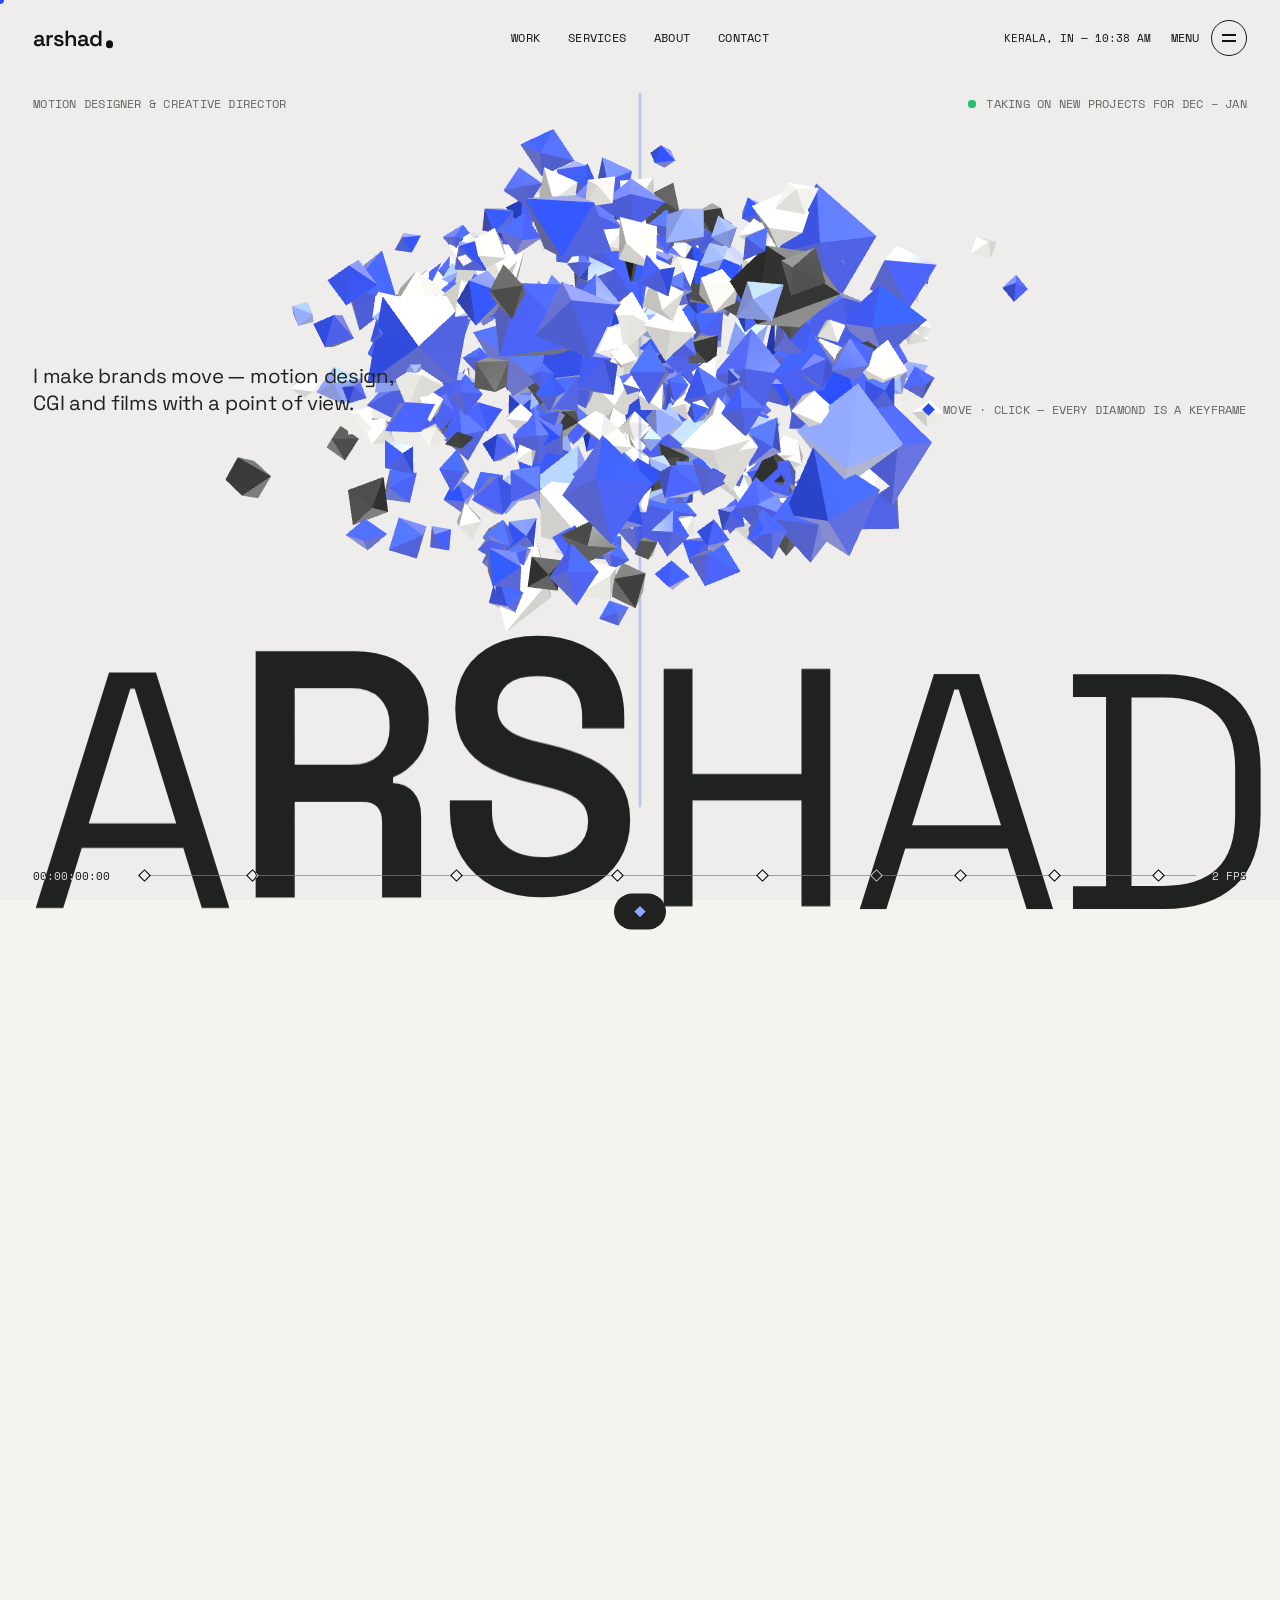
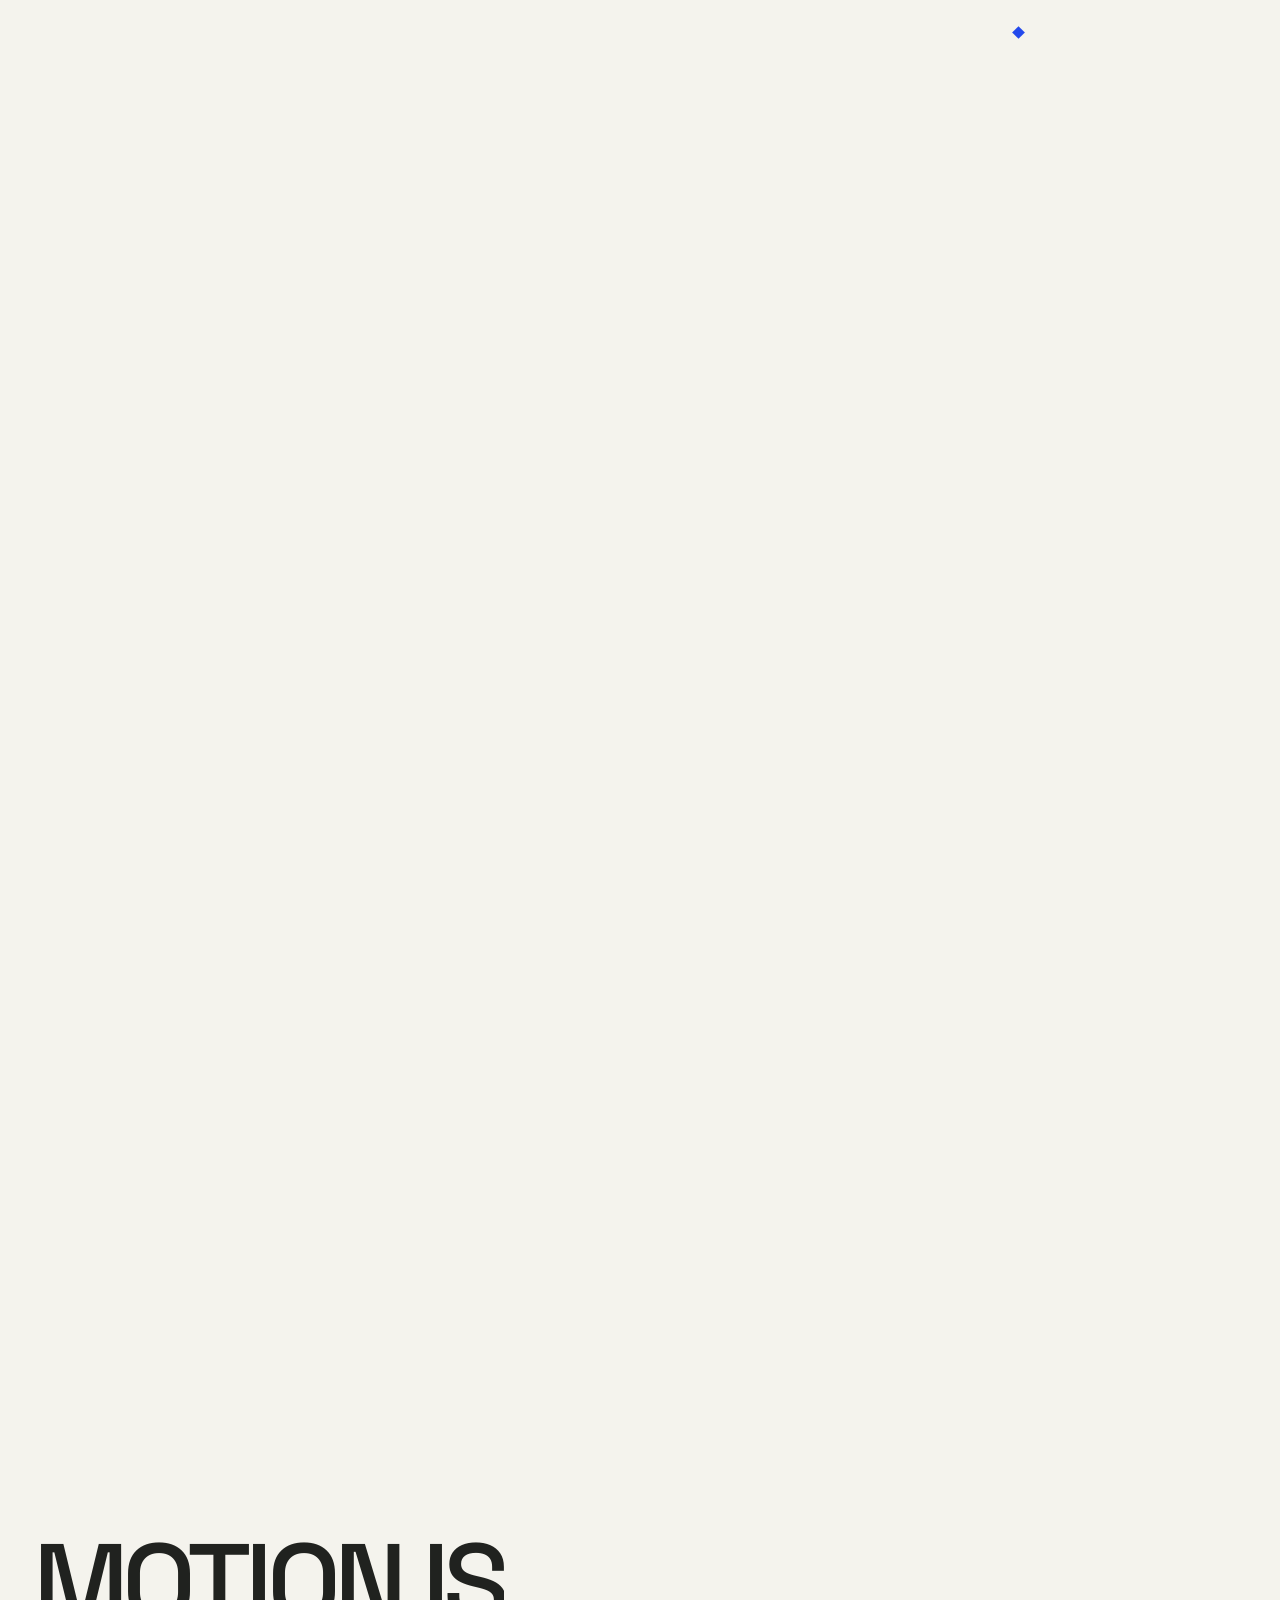
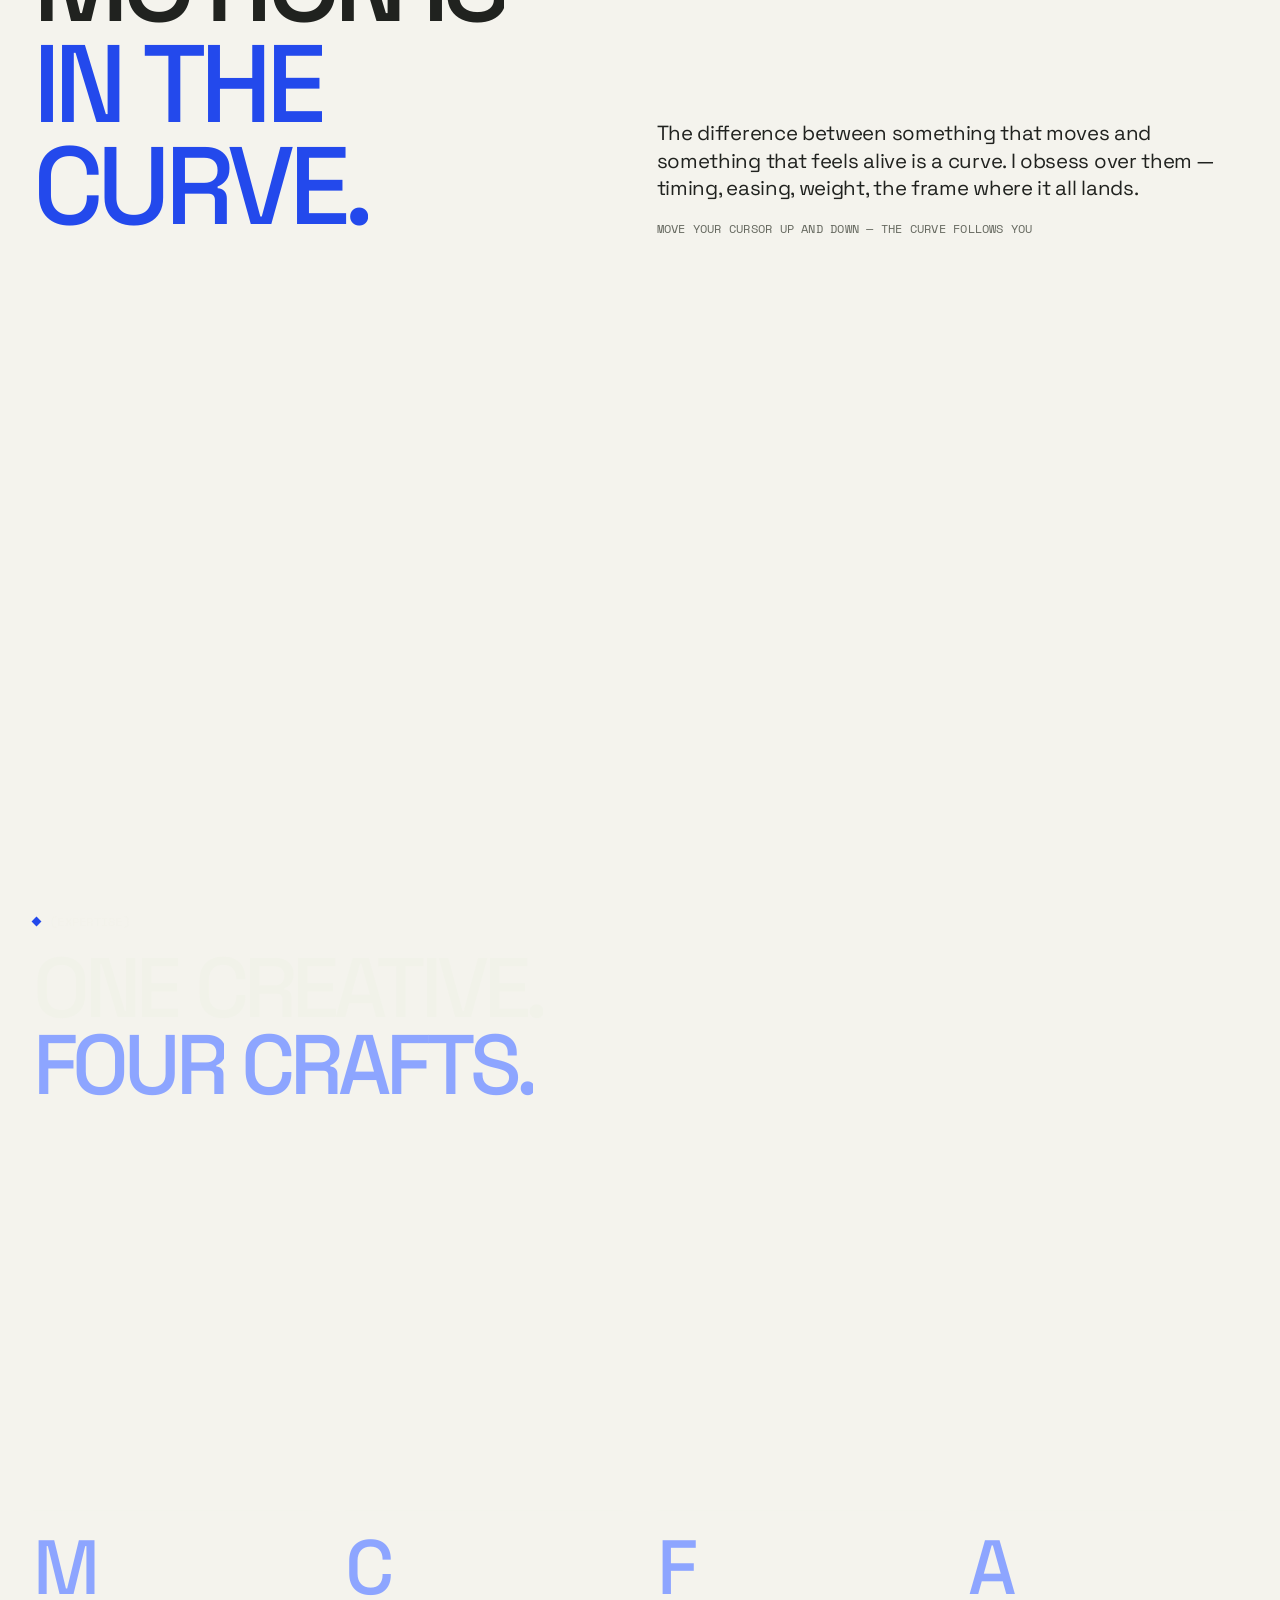
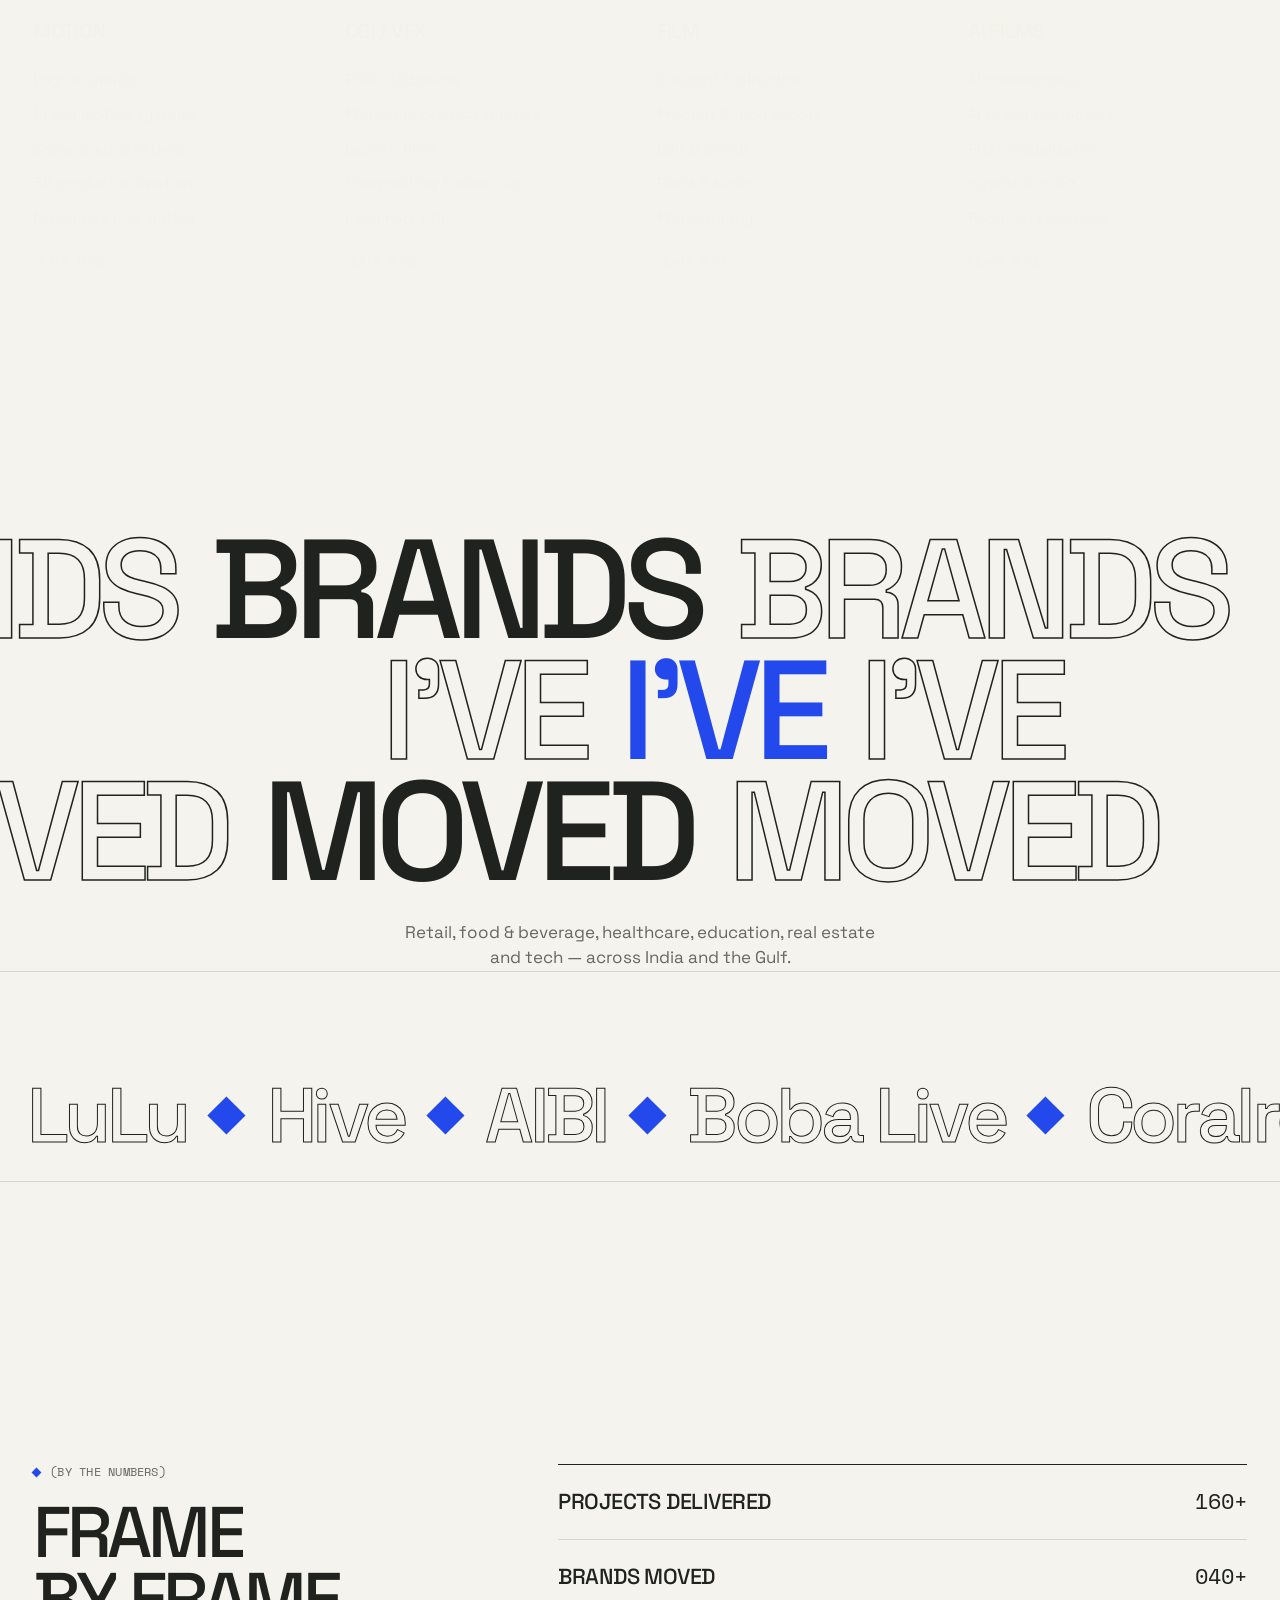
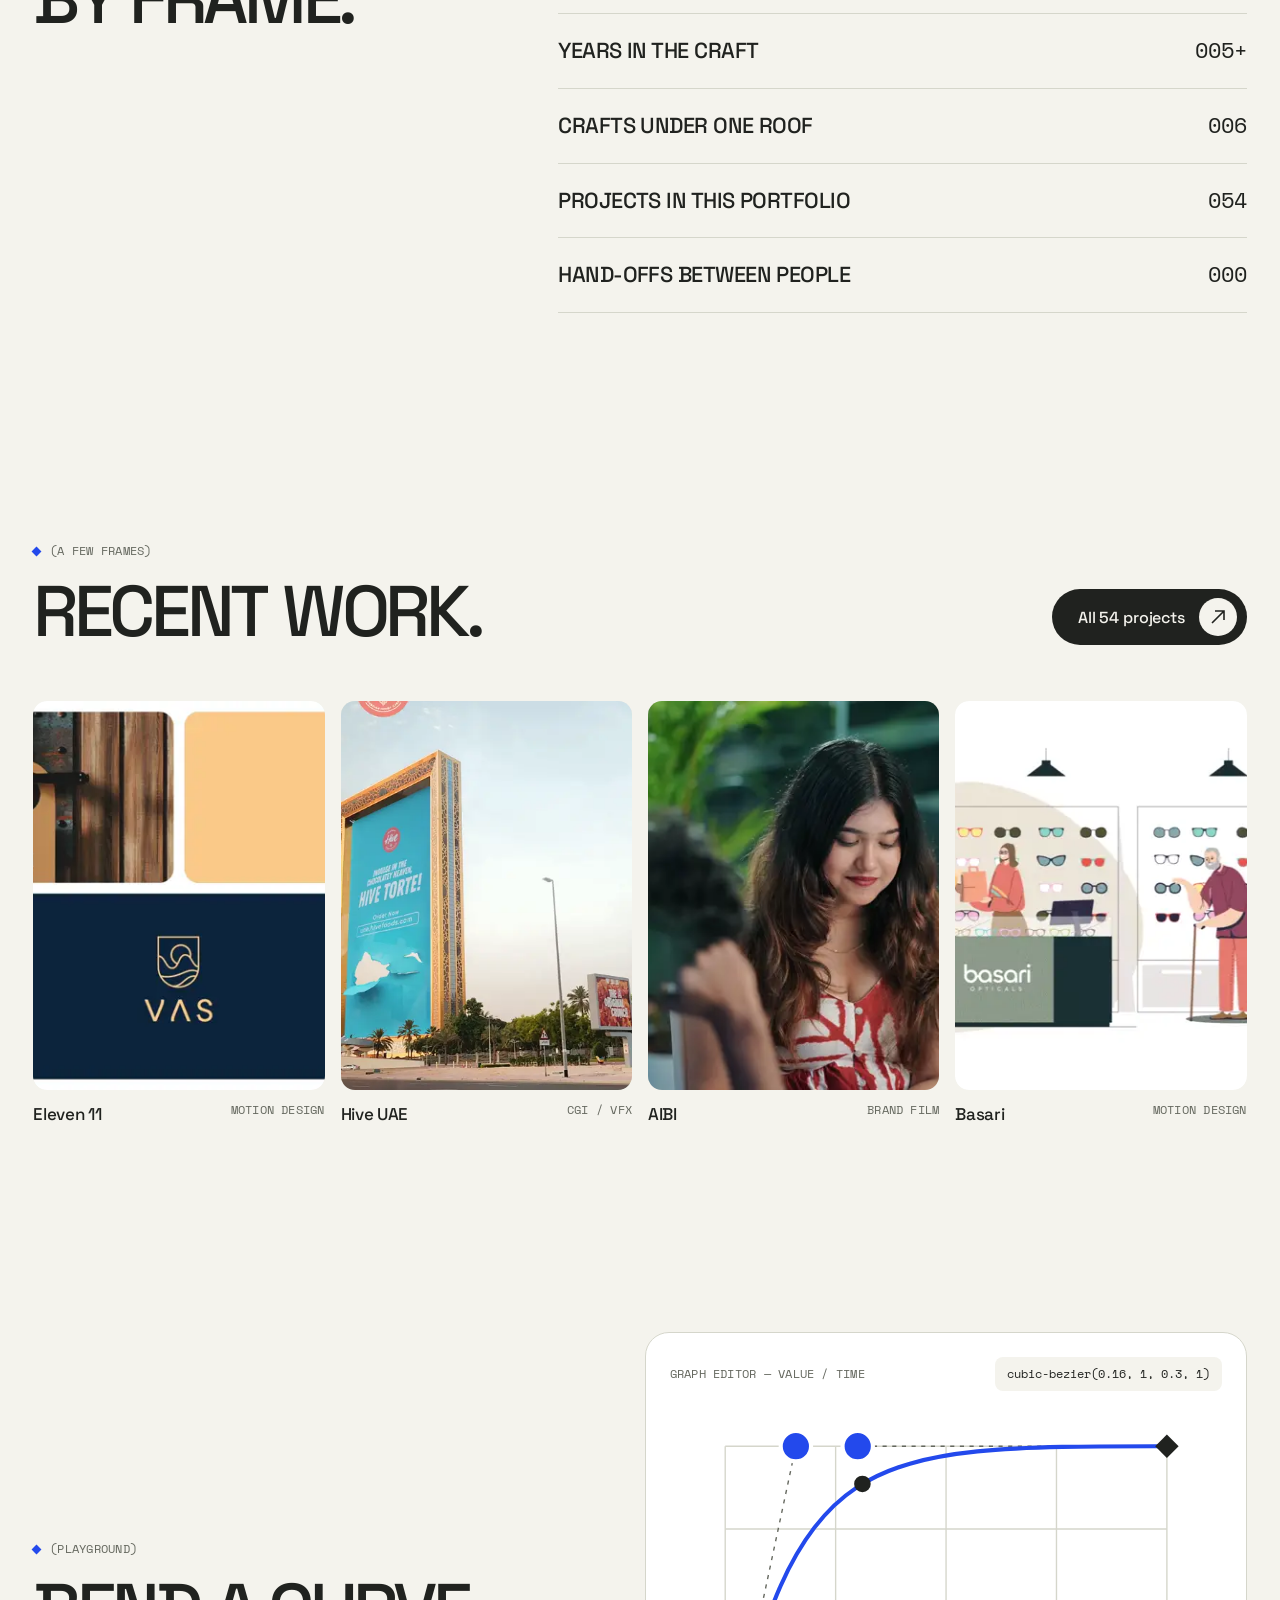
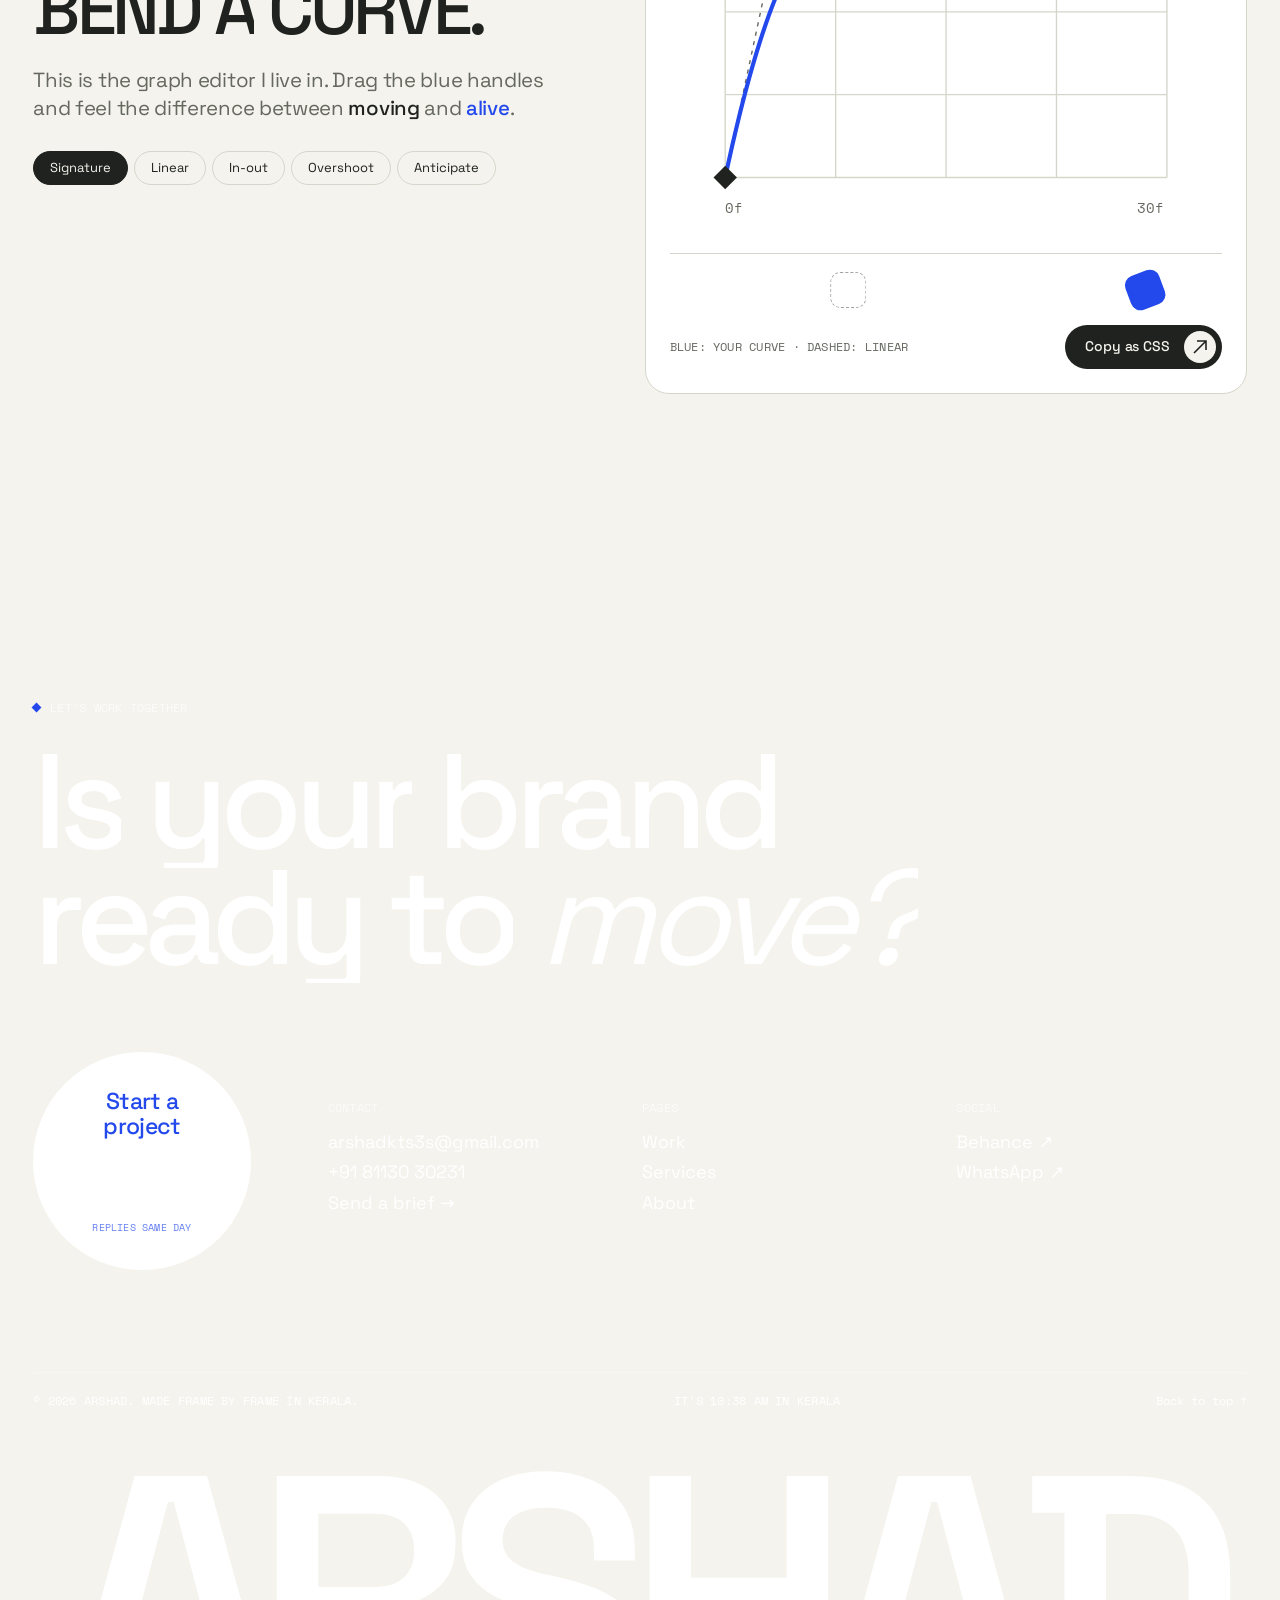
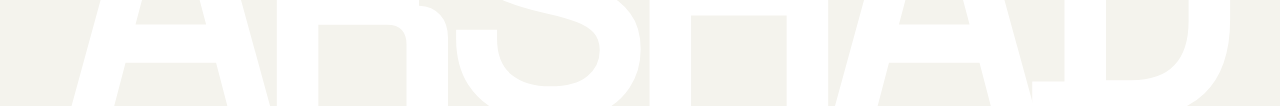
<file: index.html>
<!doctype html>
<html lang="en">
<head>
<meta charset="utf-8">
<meta name="viewport" content="width=device-width, initial-scale=1, viewport-fit=cover">
<title>Arshad — Motion Designer & Creative Director, Kerala</title>
<meta name="description" content="Arshad is a motion designer and creative director from Kerala, India. Motion graphics, CGI & FOOH billboards, explainers, brand films and AI ads for brands that want to be remembered.">
<meta name="theme-color" content="#f4f3ed">
<meta property="og:title" content="Arshad — Motion with a point of view">
<meta property="og:description" content="Motion design · CGI / FOOH · Explainers · Brand films · AI films. 160+ projects for 40+ brands.">
<meta property="og:image" content="https://arshadar.github.io/img/og.jpg">
<meta property="og:type" content="website">
<meta name="twitter:card" content="summary_large_image">
<link rel="icon" href="img/favicon.svg" type="image/svg+xml">
<link rel="preload" href="fonts/space-grotesk.woff2" as="font" type="font/woff2" crossorigin>
<link rel="stylesheet" href="css/main.css">
<link rel="stylesheet" href="css/home.css">
<script type="importmap">{ "imports": { "three": "./vendor/three.module.min.js" } }</script>
</head>
<body data-page="index" data-foot-title="Is your brand<br>ready to <span style='font-style:italic;font-weight:400'>move?</span>">
<div class="world" aria-hidden="true"></div>
<main>

  <!-- 01 HERO — a living cloud of keyframes -->
  <section class="h3-hero" data-form="cloud" data-bg="paper" data-hud="Intro">
    <div class="h3-top mono">
      <span data-scramble>Motion designer &amp; creative director</span>
      <span class="avail"><i></i><span class="js-avail"></span></span>
    </div>
    <div class="h3-mid">
      <p class="lead" data-hero-fade>I make brands move — motion design, CGI and films with a point of view.</p>
      <span class="h3-hint mono" data-hero-fade><i></i><span class="js-hint">Move · click — every diamond is a keyframe</span></span>
    </div>
    <div>
      <span class="h3-scroll mono" data-hero-fade>Scroll to explore</span>
      <h1 class="h3-name js-name" aria-label="Arshad">ARSHAD</h1>
    </div>
  </section>

  <!-- 02 INTRO — the keyframes line up on a timeline -->
  <section class="h3-intro" data-form="timeline" data-bg="paper" data-hud="Hello">
    <div class="h3-stick">
      <p class="h3-l" data-line>I’m Arshad</p>
      <p class="h3-l" data-line>a motion designer</p>
      <p class="h3-l i" data-line>&amp; creative director</p>
      <p class="h3-l r i" data-line>crafting frames</p>
      <p class="h3-l r" data-line>people remember</p>
      <div class="h3-introfoot">
        <p class="lead muted" data-line>For five years I’ve designed, animated, shot and rendered for 40+ brands — one person, idea to final frame.</p>
        <span class="h3-kf mono" data-line>Every keyframe is a decision</span>
      </div>
    </div>
  </section>

  <!-- 03 CURVE — the keyframes flow into a motion curve -->
  <section class="h3-curve" data-form="curve" data-bg="paper" data-hud="Curve">
    <div class="h3-curve__in">
      <h2 class="h3-l" data-split>Motion is<br><span style="color:var(--blue)">in the curve.</span></h2>
      <div>
        <p class="lead" data-fade>The difference between something that moves and something that feels alive is a curve. I obsess over them — timing, easing, weight, the frame where it all lands.</p>
        <p class="mono muted" style="margin-top:18px" data-fade>Move your cursor up and down — the curve follows you</p>
      </div>
    </div>
  </section>

  <!-- 04 CRAFTS — four shapes, four crafts (dark) -->
  <section class="h3-crafts dk" data-form="crafts" data-bg="ink" data-hud="Crafts">
    <div>
      <p class="label mono" data-scramble>(Expertise)</p>
      <h2 class="h3-l" data-split style="margin-top:20px">One creative.<br><span style="color:var(--blue2)">Four crafts.</span></h2>
    </div>
    <div class="h3-cols js-crafts"></div>
  </section>

  <!-- 05 BRANDS -->
  <section class="h3-brands" data-form="field" data-bg="paper" data-hud="Brands">
    <div class="h3-stack" aria-label="Brands I’ve moved">
      <div><span>Brands</span><span>Brands</span><span>Brands</span></div>
      <div><span>I’ve</span><span>I’ve</span><span>I’ve</span></div>
      <div><span>Moved</span><span>Moved</span><span>Moved</span></div>
    </div>
    <p class="h3-brands__p muted" data-fade>Retail, food &amp; beverage, healthcare, education, real estate and tech — across India and the Gulf.</p>
    <div class="clients"><div class="mq js-mq"></div></div>
  </section>

  <!-- 06 NUMBERS -->
  <section class="h3-num" data-form="field" data-bg="paper" data-hud="Numbers">
    <div>
      <p class="label mono" data-scramble>(By the numbers)</p>
      <h2 class="h3-l" data-split style="margin-top:20px;font-size:clamp(40px,5.6vw,100px)">Frame<br>by frame.</h2>
    </div>
    <ul>
      <li data-fade><span>Projects delivered</span><b>160+</b></li>
      <li data-fade><span>Brands moved</span><b>040+</b></li>
      <li data-fade><span>Years in the craft</span><b>005+</b></li>
      <li data-fade><span>Crafts under one roof</span><b>006</b></li>
      <li data-fade><span>Projects in this portfolio</span><b>054</b></li>
      <li data-fade><span>Hand-offs between people</span><b>000</b></li>
    </ul>
  </section>

  <!-- 07 A FEW FRAMES -->
  <section class="h3-work" data-form="field" data-bg="paper" data-hud="Work">
    <div class="sel__head">
      <div><p class="label mono" data-scramble>(A few frames)</p><h2 class="h3-l" data-split style="margin-top:20px;font-size:clamp(40px,5.6vw,100px)">Recent work.</h2></div>
      <a href="work.html" class="btn" data-mag data-cur="link" data-fade><span class="roll">All 54 projects</span><span class="btn__ic"></span></a>
    </div>
    <div class="h3-cards js-cards"></div>
  </section>

  <!-- 08 PLAYGROUND -->
  <section class="h3-play" data-form="field" data-bg="paper" data-hud="Play">
    <div class="play">
      <div>
        <p class="label mono" data-scramble>(Playground)</p>
        <h2 class="h3-l" data-split style="margin-top:20px;font-size:clamp(40px,5.6vw,100px)">Bend a curve.</h2>
        <p class="lead muted" style="margin-top:24px" data-fade>This is the graph editor I live in. Drag the blue handles and feel the difference between <b style="font-weight:500;color:var(--ink)">moving</b> and <b style="font-weight:500;color:var(--blue)">alive</b>.</p>
        <div class="presets js-presets" data-fade></div>
      </div>
      <div class="curve js-curve" data-fade></div>
    </div>
  </section>

</main>
<script src="js/data.js"></script>
<script src="vendor/gsap.min.js" defer></script>
<script src="vendor/ScrollTrigger.min.js" defer></script>
<script src="vendor/lenis.min.js" defer></script>
<script type="module" src="js/home.js"></script>
</body>
</html>
</file>
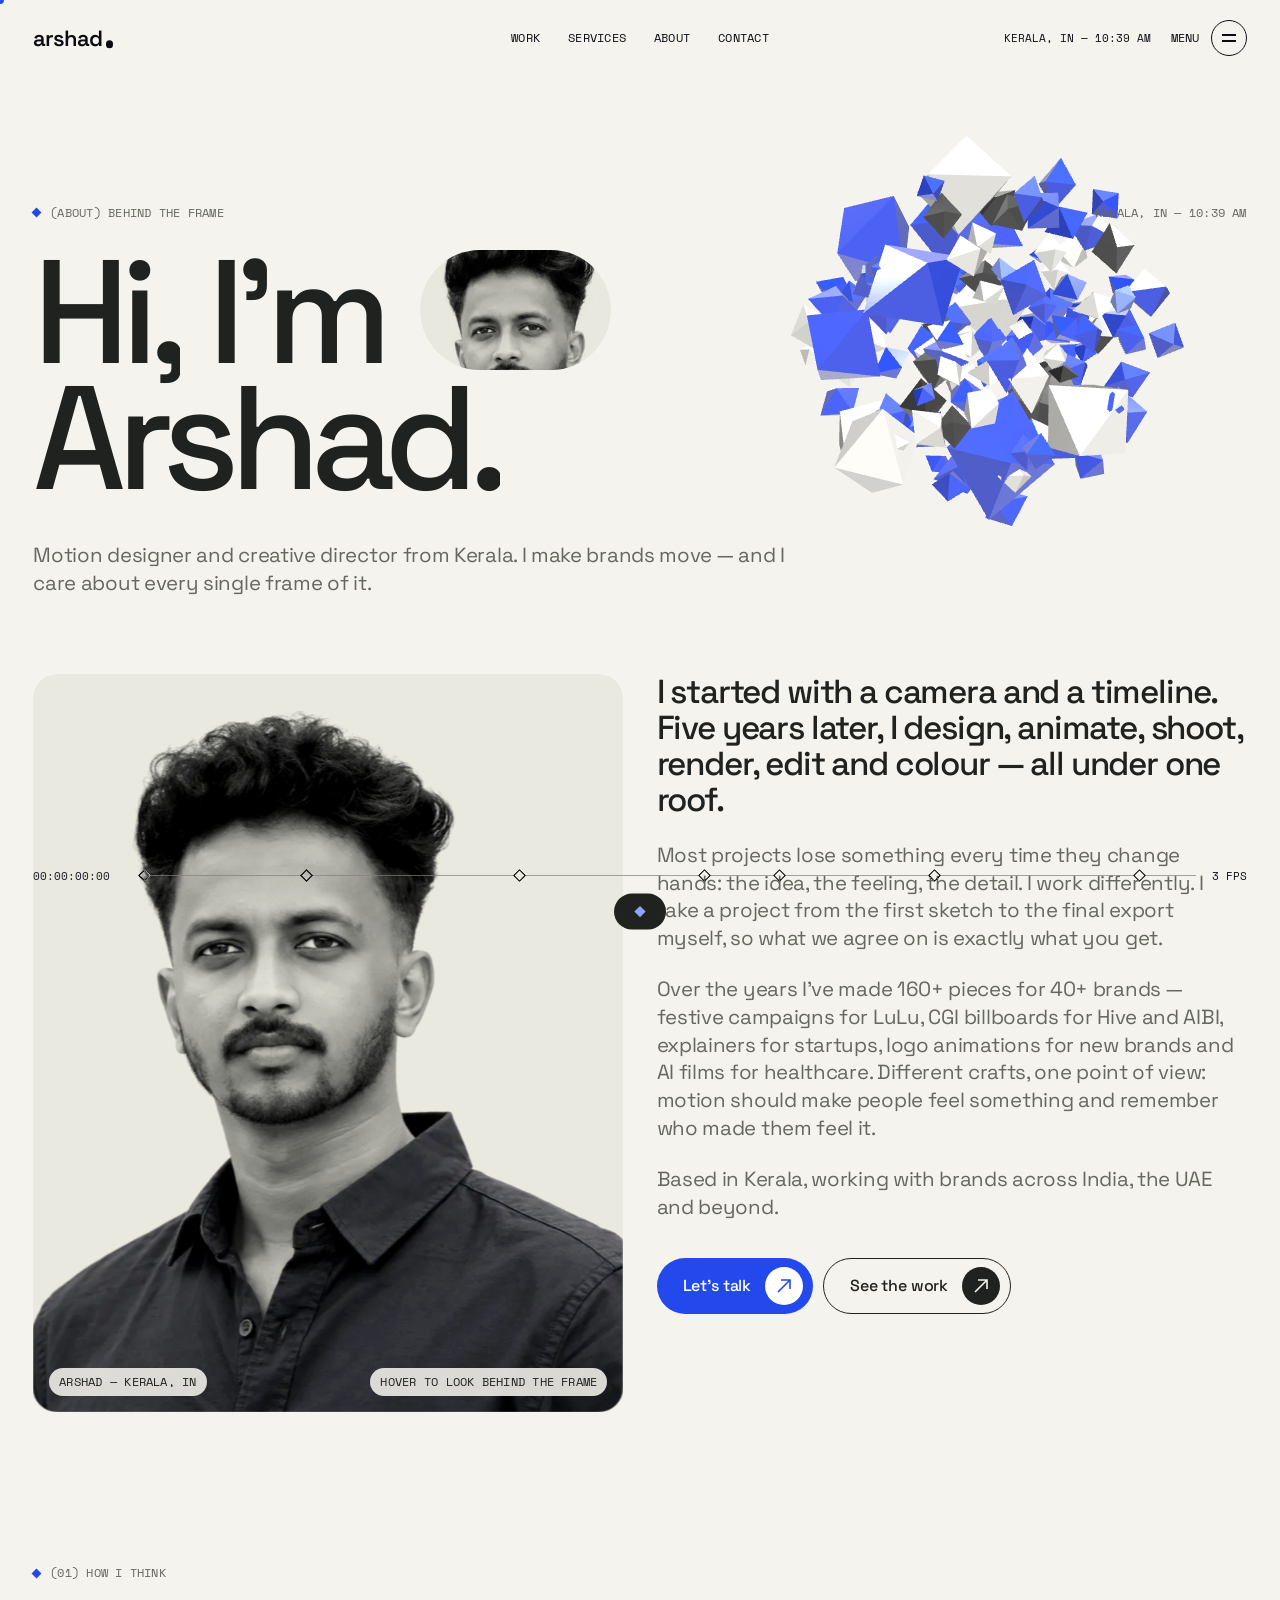
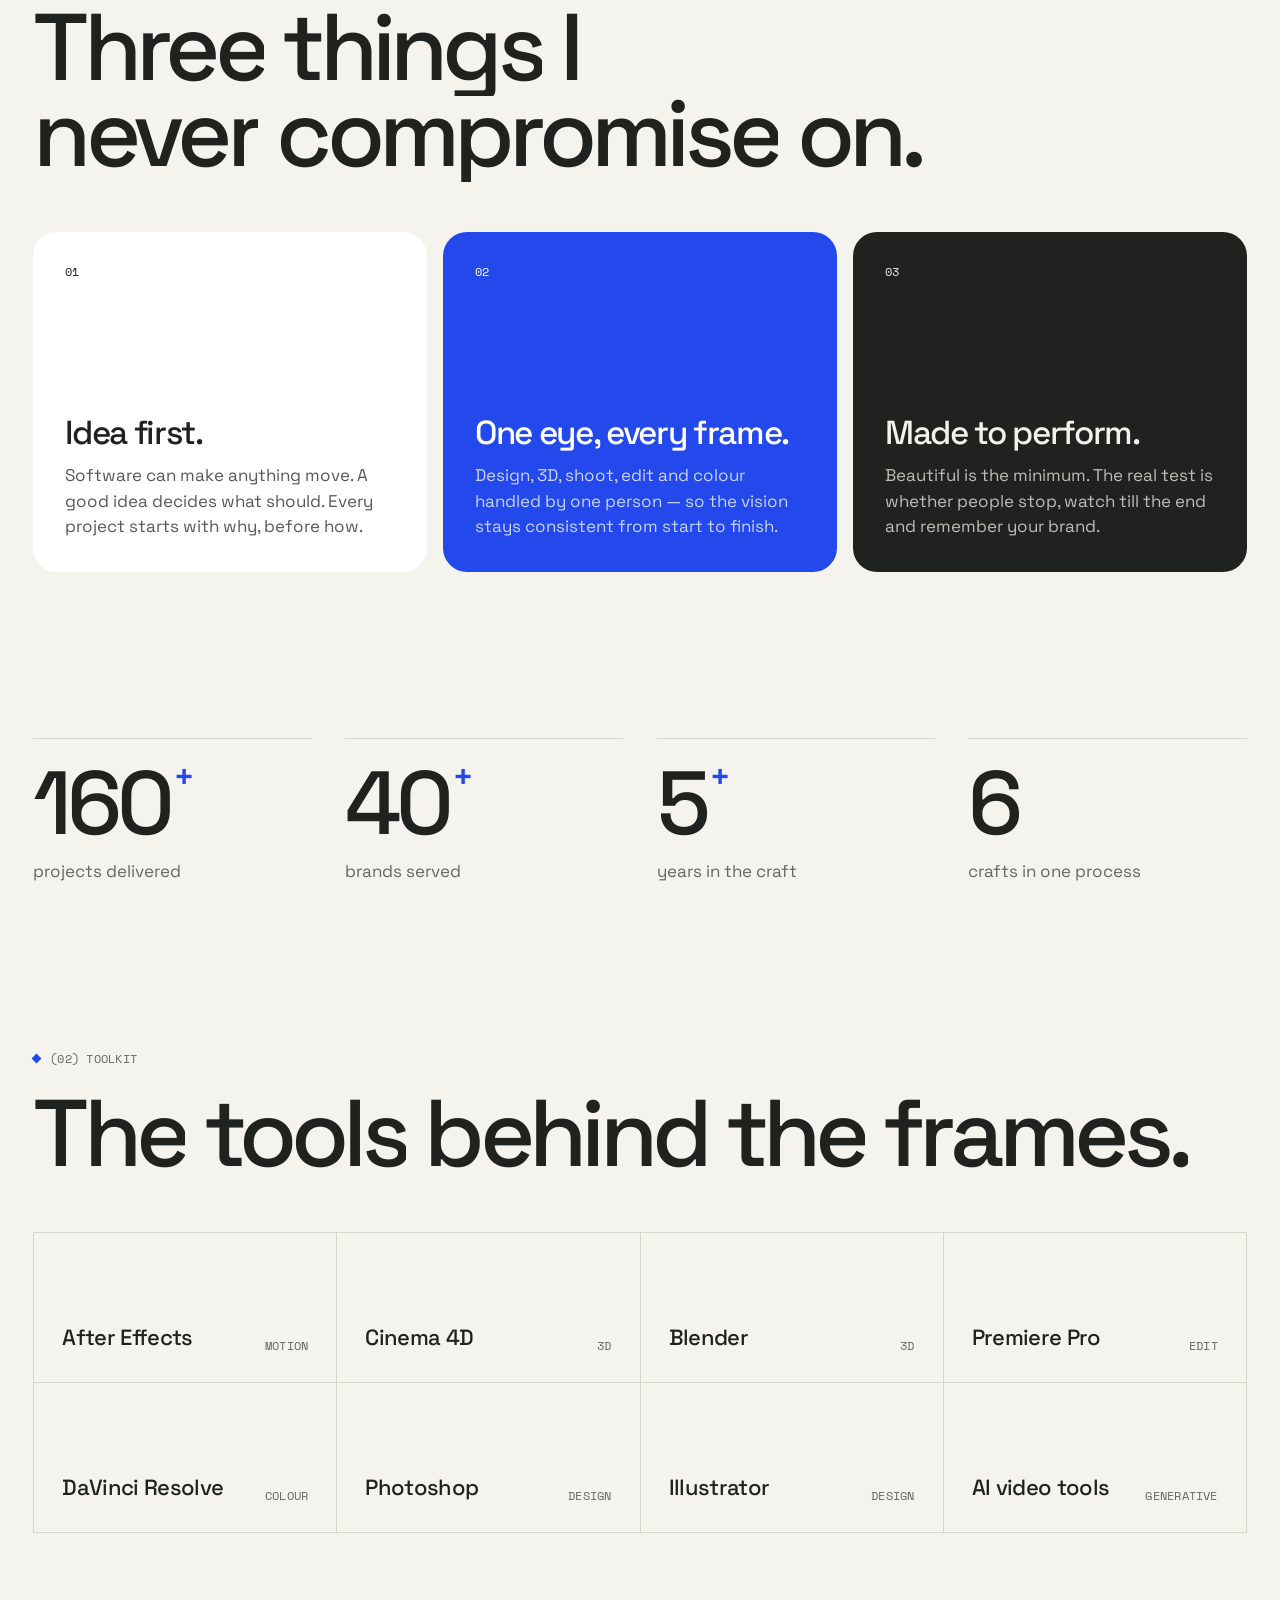
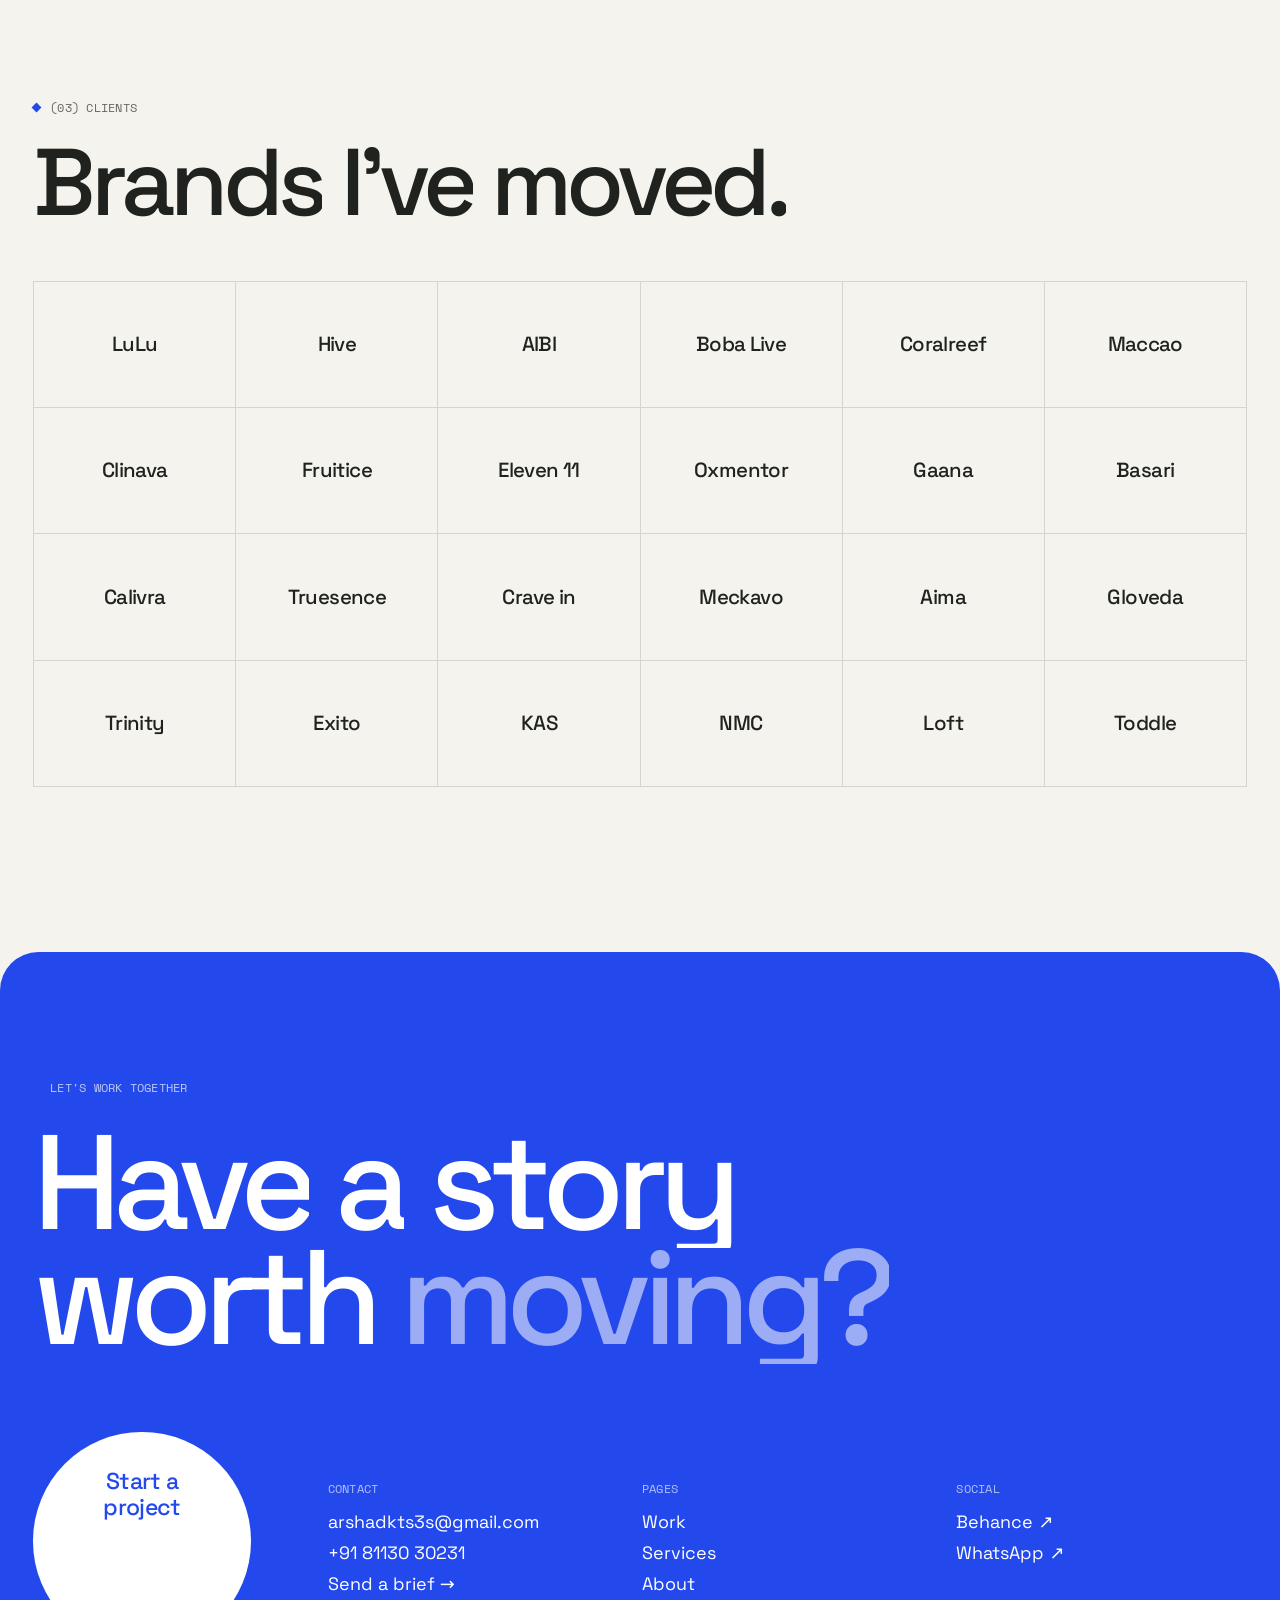
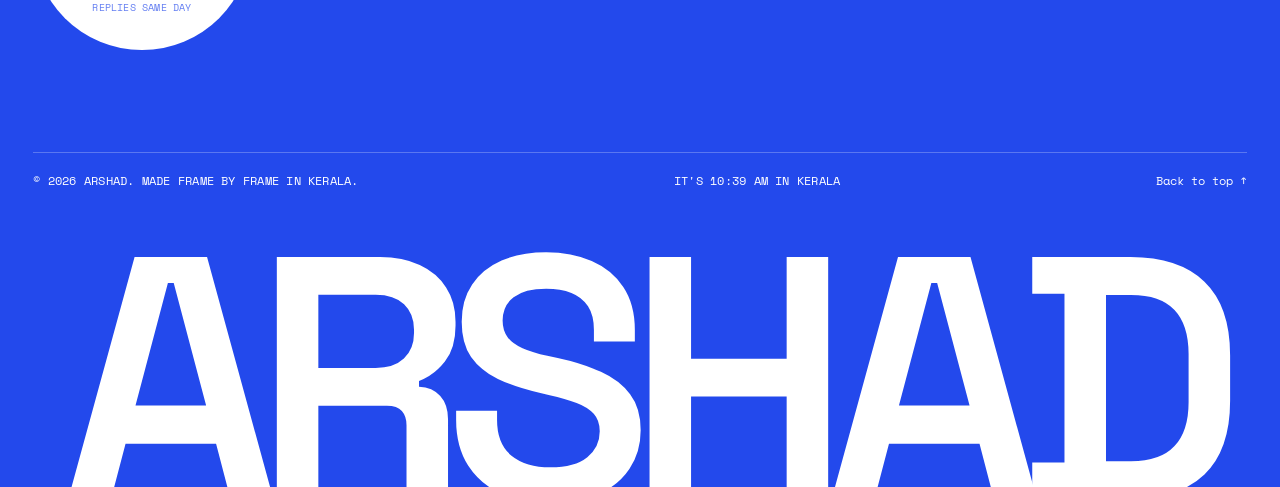
<file: about.html>
<!doctype html>
<html lang="en">
<head>
<meta charset="utf-8">
<meta name="viewport" content="width=device-width, initial-scale=1, viewport-fit=cover">
<title>About — Arshad, Motion Designer & Creative Director</title>
<meta name="description" content="Arshad is a motion designer and creative director from Kerala combining design, motion, 3D, shooting, editing and colour in one process.">
<meta name="theme-color" content="#f4f3ed">
<meta property="og:title" content="About — Arshad, Motion Designer & Creative Director">
<meta property="og:description" content="Arshad is a motion designer and creative director from Kerala combining design, motion, 3D, shooting, editing and colour in one process.">
<meta property="og:image" content="https://arshadar.github.io/img/og.jpg">
<meta name="twitter:card" content="summary_large_image">
<link rel="icon" href="img/favicon.svg" type="image/svg+xml">
<link rel="preload" href="fonts/space-grotesk.woff2" as="font" type="font/woff2" crossorigin>
<link rel="stylesheet" href="css/main.css">
<script type="importmap">{ "imports": { "three": "./vendor/three.module.min.js" } }</script>
</head>
<body data-page="about">
<div class="world" aria-hidden="true"></div>
<main>

  <section class="ph wrap" data-hud="About">
    <div class="ph__top mono"><span class="label" data-scramble>(About) Behind the frame</span><span class="muted js-time"></span></div>
    <h1 class="d1" data-split>Hi, I’m <span class="pillv pillv--face"><img src="img/arshad-face.webp" alt=""></span><br>Arshad.</h1>
    <div class="ph__row"><p class="lead muted" data-fade>Motion designer and creative director from Kerala. I make brands move — and I care about every single frame of it.</p></div>
  </section>
  <section class="wrap" data-hud="Story" style="padding-bottom:clamp(96px,12vw,180px)">
    <div class="ab__grid">
      <div class="ab__frame js-lens" data-cur="bub" data-cur-label="Look closer">
        <img class="ab__por" src="img/arshad.webp" alt="Portrait of Arshad, motion designer" width="1200" height="1200">
        <div class="ab__lens"><video class="js-ab-v" muted loop playsinline preload="none"></video></div>
        <div class="ab__cap"><span class="mono">Arshad — Kerala, IN</span><span class="mono muted js-lens-hint">Hover to look behind the frame</span></div>
      </div>
      <div class="ab__txt">
        <p class="d4" data-fade>I started with a camera and a timeline. Five years later, I design, animate, shoot, render, edit and colour — all under one roof.</p>
        <p class="lead muted" data-fade>Most projects lose something every time they change hands: the idea, the feeling, the detail. I work differently. I take a project from the first sketch to the final export myself, so what we agree on is exactly what you get.</p>
        <p class="lead muted" data-fade>Over the years I’ve made 160+ pieces for 40+ brands — festive campaigns for LuLu, CGI billboards for Hive and AIBI, explainers for startups, logo animations for new brands and AI films for healthcare. Different crafts, one point of view: motion should make people feel something and remember who made them feel it.</p>
        <p class="lead muted" data-fade>Based in Kerala, working with brands across India, the UAE and beyond.</p>
        <div style="display:flex;gap:10px;flex-wrap:wrap;margin-top:36px" data-fade>
          <a class="btn btn--blue" data-wa="Hi Arshad! Read your story — let's talk about a project." data-mag data-cur="link"><span class="roll">Let’s talk</span><span class="btn__ic"></span></a>
          <a class="btn btn--line" href="work.html" data-mag data-cur="link"><span class="roll">See the work</span><span class="btn__ic"></span></a>
        </div>
      </div>
    </div>
  </section>
  <section class="sec wrap" data-hud="Values" style="padding-top:0">
    <p class="label mono" data-scramble>(01) How I think</p>
    <h2 class="d2" data-split style="margin:24px 0 56px">Three things I<br>never compromise on.</h2>
    <div class="vals">
      <div class="val" data-fade><span class="mono">01</span><h3>Idea first.</h3><p>Software can make anything move. A good idea decides what should. Every project starts with why, before how.</p></div>
      <div class="val" data-fade data-delay=".1"><span class="mono">02</span><h3>One eye, every frame.</h3><p>Design, 3D, shoot, edit and colour handled by one person — so the vision stays consistent from start to finish.</p></div>
      <div class="val" data-fade data-delay=".2"><span class="mono">03</span><h3>Made to perform.</h3><p>Beautiful is the minimum. The real test is whether people stop, watch till the end and remember your brand.</p></div>
    </div>
  </section>
  <section class="sec wrap" data-hud="Numbers" style="padding-top:0">
    <div class="stats">
      <div class="stat" data-fade><b data-count="160">0<sup>+</sup></b><p>projects delivered</p></div>
      <div class="stat" data-fade data-delay=".08"><b data-count="40">0<sup>+</sup></b><p>brands served</p></div>
      <div class="stat" data-fade data-delay=".16"><b data-count="5">0<sup>+</sup></b><p>years in the craft</p></div>
      <div class="stat" data-fade data-delay=".24"><b data-count="6">0</b><p>crafts in one process</p></div>
    </div>
  </section>
  <section class="sec wrap" data-hud="Toolkit" style="padding-top:0">
    <div class="sel__head"><div><p class="label mono" data-scramble>(02) Toolkit</p><h2 class="d2" data-split style="margin-top:24px">The tools behind the frames.</h2></div></div>
    <div class="tools js-tools"></div>
  </section>
  <section class="sec wrap" data-hud="Clients" style="padding-top:0">
    <div class="sel__head"><div><p class="label mono" data-scramble>(03) Clients</p><h2 class="d2" data-split style="margin-top:24px">Brands I’ve moved.</h2></div></div>
    <div class="cwall js-cwall"></div>
  </section>
</main>
<script src="js/data.js"></script>
<script src="vendor/gsap.min.js" defer></script>
<script src="vendor/ScrollTrigger.min.js" defer></script>
<script src="vendor/lenis.min.js" defer></script>
<script type="module" src="js/page.js"></script>
</body>
</html>
</file>
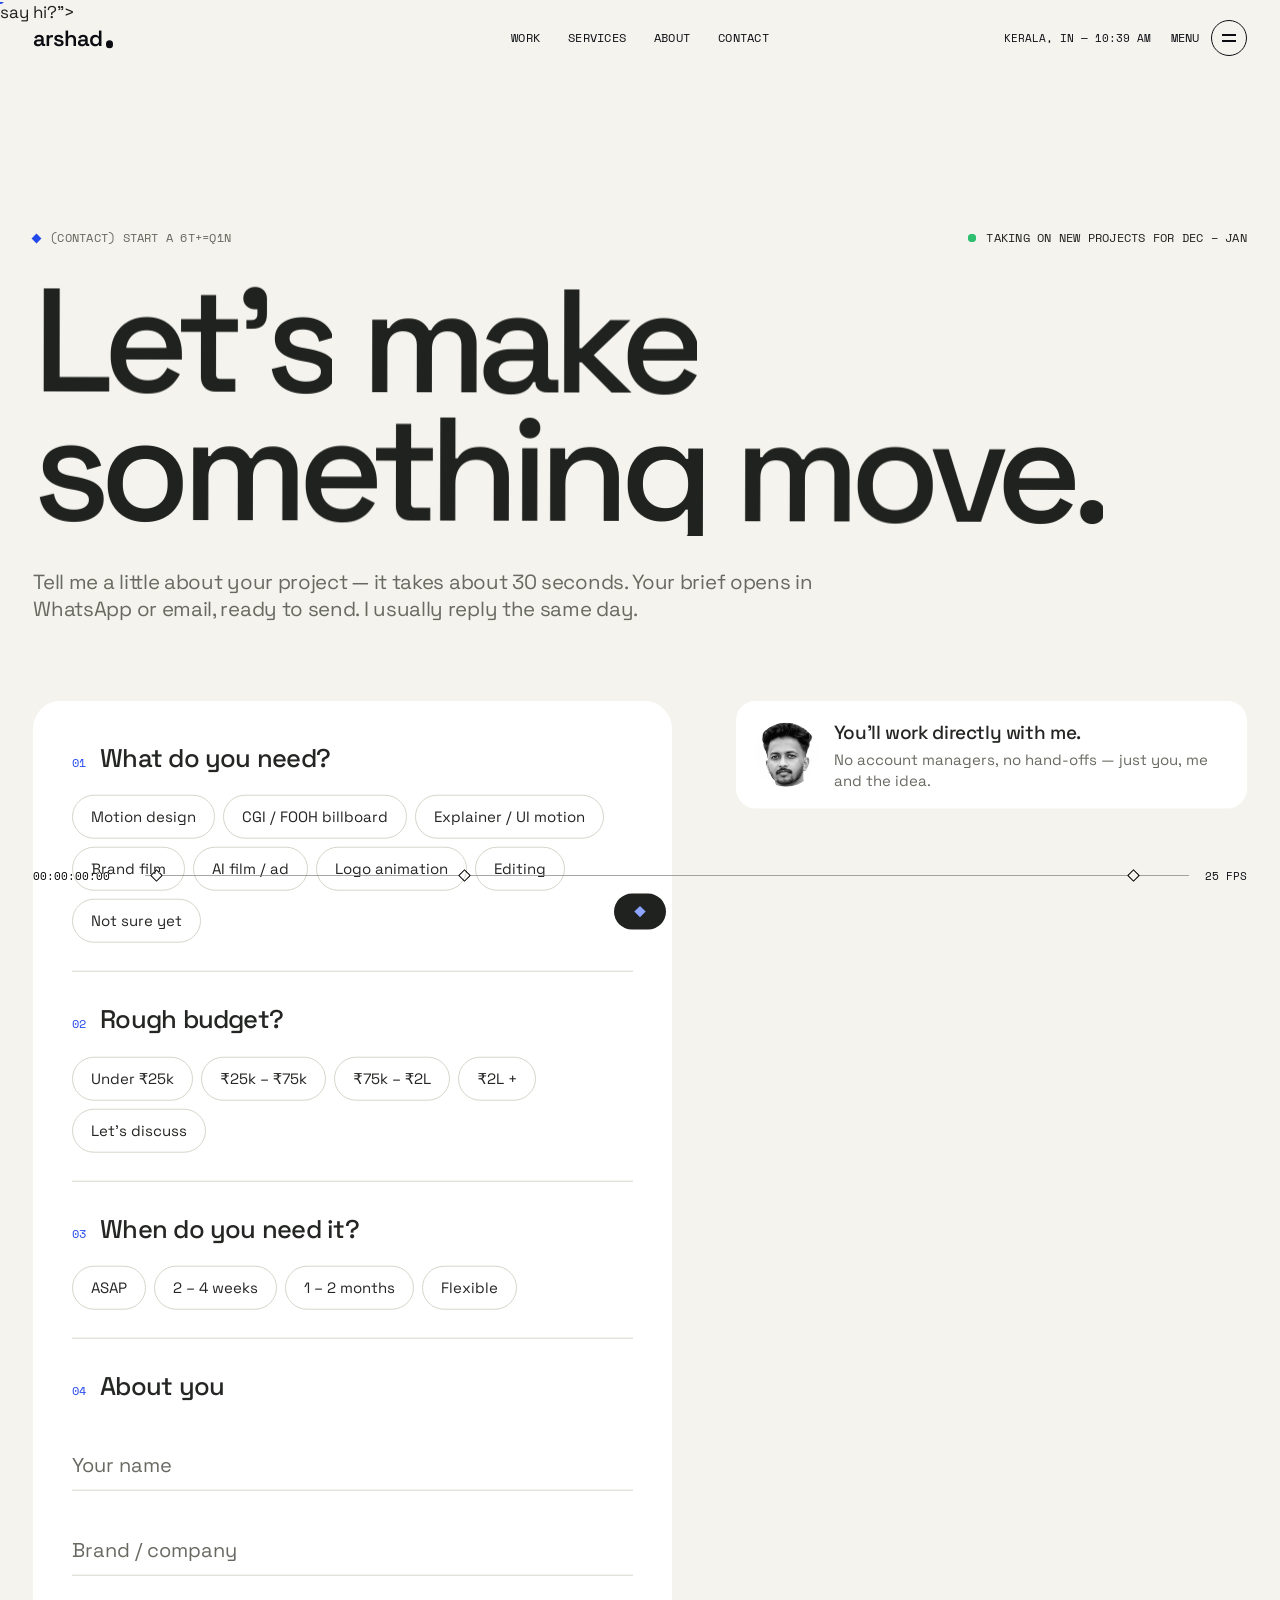
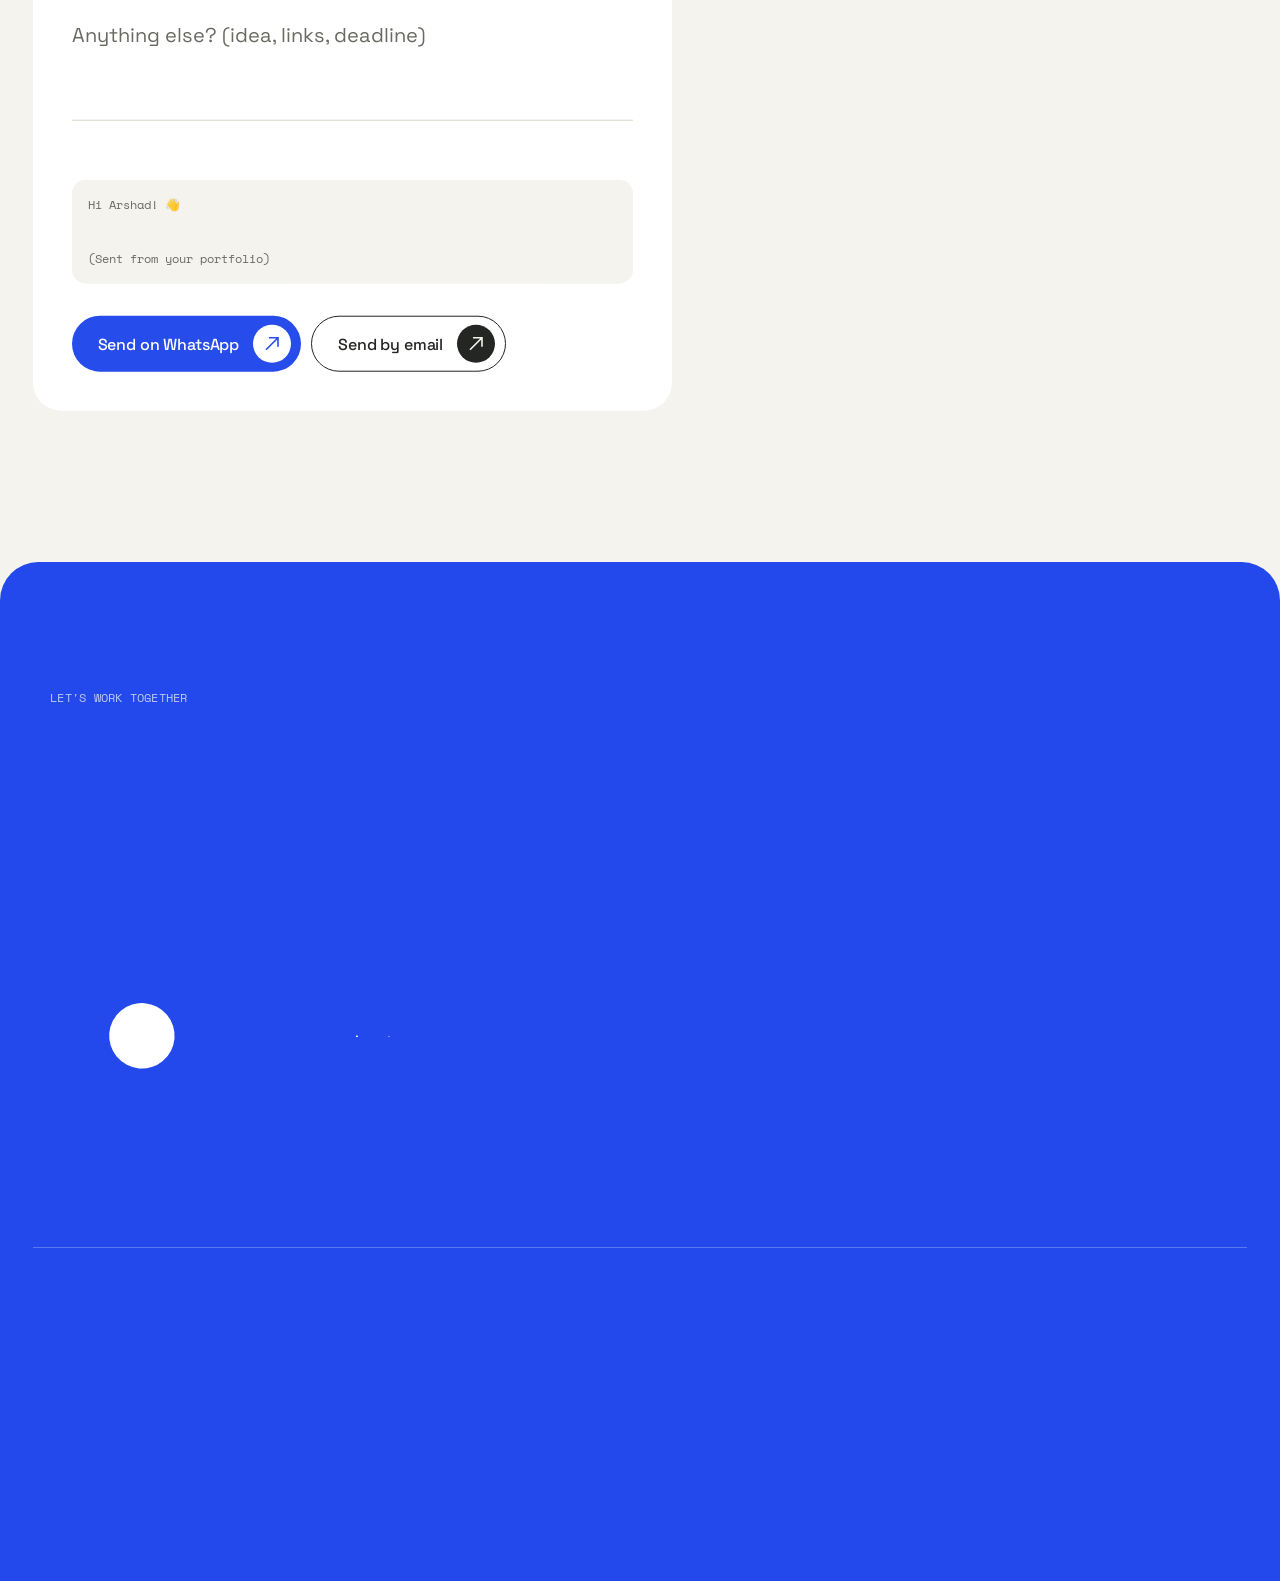
<file: contact.html>
<!doctype html>
<html lang="en">
<head>
<meta charset="utf-8">
<meta name="viewport" content="width=device-width, initial-scale=1, viewport-fit=cover">
<title>Contact — Let's work together | Arshad</title>
<meta name="description" content="Start a project with Arshad — motion design, CGI, explainers, brand films and AI ads. Send a 30-second brief on WhatsApp or email.">
<meta name="theme-color" content="#f4f3ed">
<meta property="og:title" content="Contact — Let's work together | Arshad">
<meta property="og:description" content="Start a project with Arshad — motion design, CGI, explainers, brand films and AI ads. Send a 30-second brief on WhatsApp or email.">
<meta property="og:image" content="https://arshadar.github.io/img/og.jpg">
<meta name="twitter:card" content="summary_large_image">
<link rel="icon" href="img/favicon.svg" type="image/svg+xml">
<link rel="preload" href="fonts/space-grotesk.woff2" as="font" type="font/woff2" crossorigin>
<link rel="stylesheet" href="css/main.css">
<script type="importmap">{ "imports": { "three": "./vendor/three.module.min.js" } }</script>
</head>
<body data-page="contact" data-foot-title="Prefer to just<br>
<div class="world" aria-hidden="true"></div>say hi?">
<main>

  <section class="ph wrap" data-hud="Contact">
    <div class="ph__top mono"><span class="label" data-scramble>(Contact) Start a project</span><span class="avail"><i></i><span class="js-avail"></span></span></div>
    <h1 class="d1" data-split>Let’s make<br>something move.</h1>
    <div class="ph__row"><p class="lead muted" data-fade>Tell me a little about your project — it takes about 30 seconds. Your brief opens in WhatsApp or email, ready to send. I usually reply the same day.</p></div>
  </section>
  <section class="wrap" data-hud="Brief" style="padding-bottom:clamp(96px,12vw,180px)">
    <div class="ct">
      <form class="brief js-brief" data-fade onsubmit="return false">
        <div class="brief__step"><p class="brief__q"><span class="mono">01</span>What do you need?</p><div class="opts" data-q="need" data-multi>
          <button type="button" class="opt" data-cur="link">Motion design</button><button type="button" class="opt" data-cur="link">CGI / FOOH billboard</button><button type="button" class="opt" data-cur="link">Explainer / UI motion</button><button type="button" class="opt" data-cur="link">Brand film</button><button type="button" class="opt" data-cur="link">AI film / ad</button><button type="button" class="opt" data-cur="link">Logo animation</button><button type="button" class="opt" data-cur="link">Editing</button><button type="button" class="opt" data-cur="link">Not sure yet</button></div></div>
        <div class="brief__step"><p class="brief__q"><span class="mono">02</span>Rough budget?</p><div class="opts" data-q="budget">
          <button type="button" class="opt" data-cur="link">Under ₹25k</button><button type="button" class="opt" data-cur="link">₹25k – ₹75k</button><button type="button" class="opt" data-cur="link">₹75k – ₹2L</button><button type="button" class="opt" data-cur="link">₹2L +</button><button type="button" class="opt" data-cur="link">Let’s discuss</button></div></div>
        <div class="brief__step"><p class="brief__q"><span class="mono">03</span>When do you need it?</p><div class="opts" data-q="time">
          <button type="button" class="opt" data-cur="link">ASAP</button><button type="button" class="opt" data-cur="link">2 – 4 weeks</button><button type="button" class="opt" data-cur="link">1 – 2 months</button><button type="button" class="opt" data-cur="link">Flexible</button></div></div>
        <div class="brief__step" style="border:0"><p class="brief__q"><span class="mono">04</span>About you</p>
          <div class="field"><input id="f-name" placeholder=" " autocomplete="name"><label for="f-name">Your name</label></div>
          <div class="field"><input id="f-brand" placeholder=" " autocomplete="organization"><label for="f-brand">Brand / company</label></div>
          <div class="field"><textarea id="f-msg" rows="3" placeholder=" "></textarea><label for="f-msg">Anything else? (idea, links, deadline)</label></div>
        </div>
        <div class="brief__prev js-prev" aria-live="polite"></div>
        <div class="brief__send">
          <a class="btn btn--blue js-send-wa" target="_blank" rel="noopener" data-mag data-cur="link"><span class="roll">Send on WhatsApp</span><span class="btn__ic"></span></a>
          <a class="btn btn--line js-send-mail" data-mag data-cur="link"><span class="roll">Send by email</span><span class="btn__ic"></span></a>
        </div>
      </form>
      <aside class="ct__side">
        <div class="ct__me" data-fade><img src="img/arshad-face.webp" alt="Arshad"><div><b>You’ll work directly with me.</b><p>No account managers, no hand-offs — just you, me and the idea.</p></div></div>
        <div class="ct__card" data-fade><span class="mono muted">Email</span><button class="ul js-copy" data-cur="link"></button></div>
        <div class="ct__card" data-fade><span class="mono muted">WhatsApp / call</span><a class="ul js-phone" data-cur="link"></a></div>
        <div class="ct__card" data-fade><span class="mono muted">Portfolio</span><a class="ul js-behance" target="_blank" rel="noopener" data-cur="link">Behance ↗</a></div>
        <div class="ct__card" data-fade><span class="mono muted">Local time</span><p class="d4 js-time" style="margin-top:8px"></p></div>
        <div class="ct__card" data-fade><span class="mono muted">What happens next</span>
          <ol style="list-style:none;margin-top:12px" class="muted">
            <li style="padding:10px 0;border-bottom:1px solid var(--line)"><b style="color:var(--blue);font-weight:500">01</b> — I read your brief and reply, usually the same day.</li>
            <li style="padding:10px 0;border-bottom:1px solid var(--line)"><b style="color:var(--blue);font-weight:500">02</b> — A quick call to understand the goal.</li>
            <li style="padding:10px 0"><b style="color:var(--blue);font-weight:500">03</b> — You get an idea, a timeline and a fixed quote.</li>
          </ol>
        </div>
      </aside>
    </div>
  </section>
</main>
<script src="js/data.js"></script>
<script src="vendor/gsap.min.js" defer></script>
<script src="vendor/ScrollTrigger.min.js" defer></script>
<script src="vendor/lenis.min.js" defer></script>
<script type="module" src="js/page.js"></script>
</body>
</html>
</file>
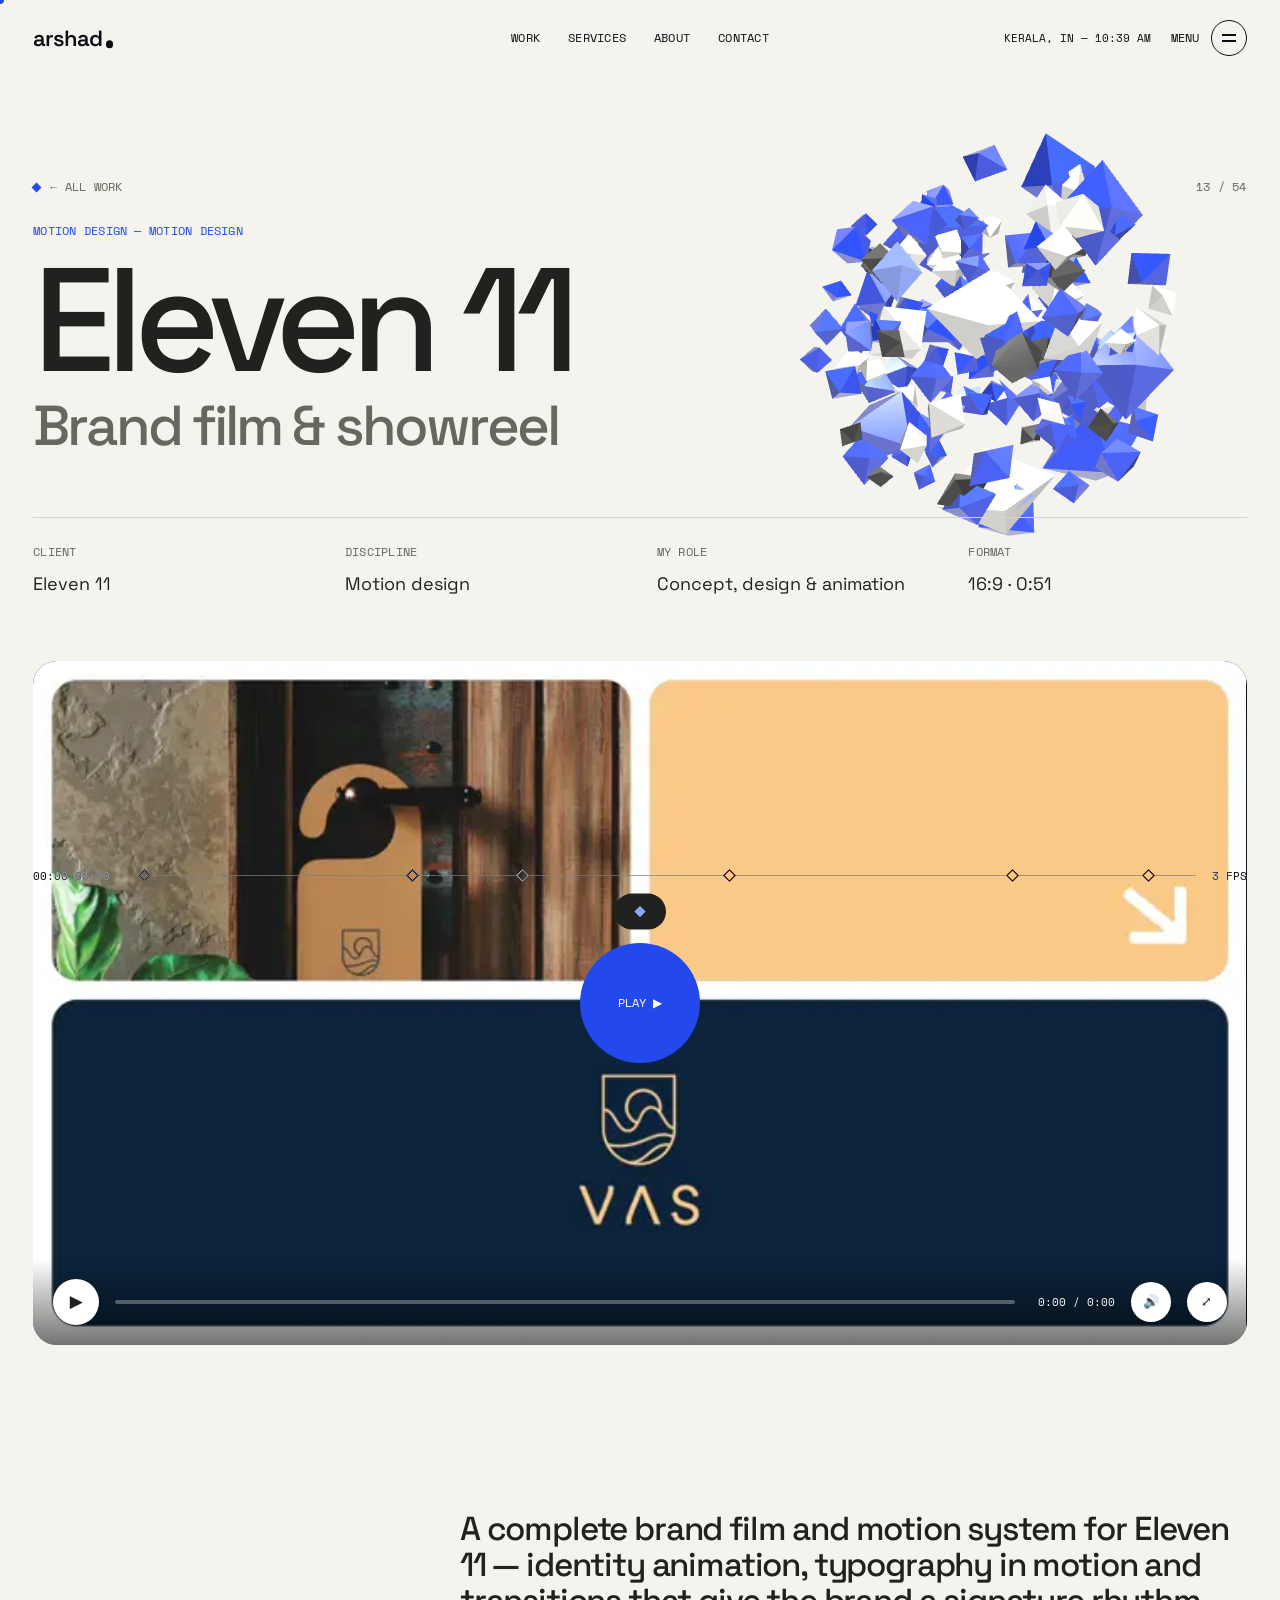
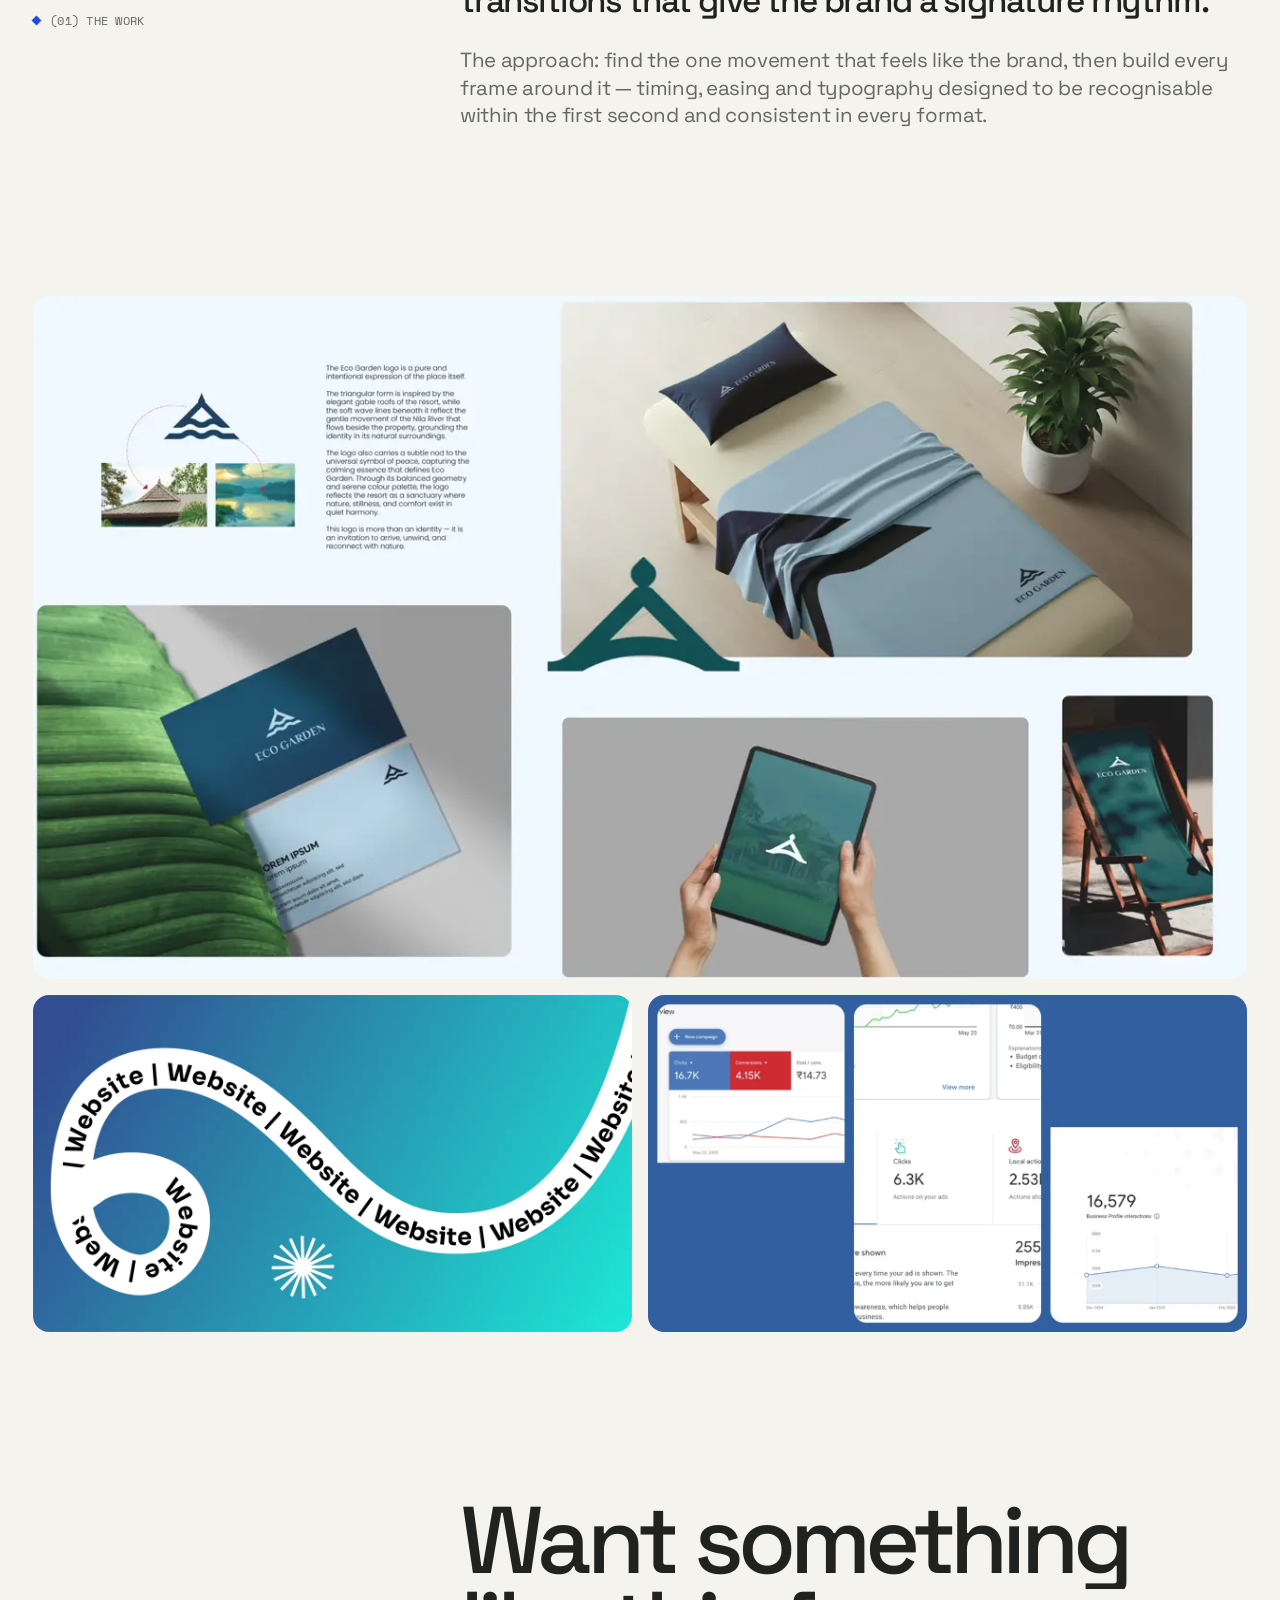
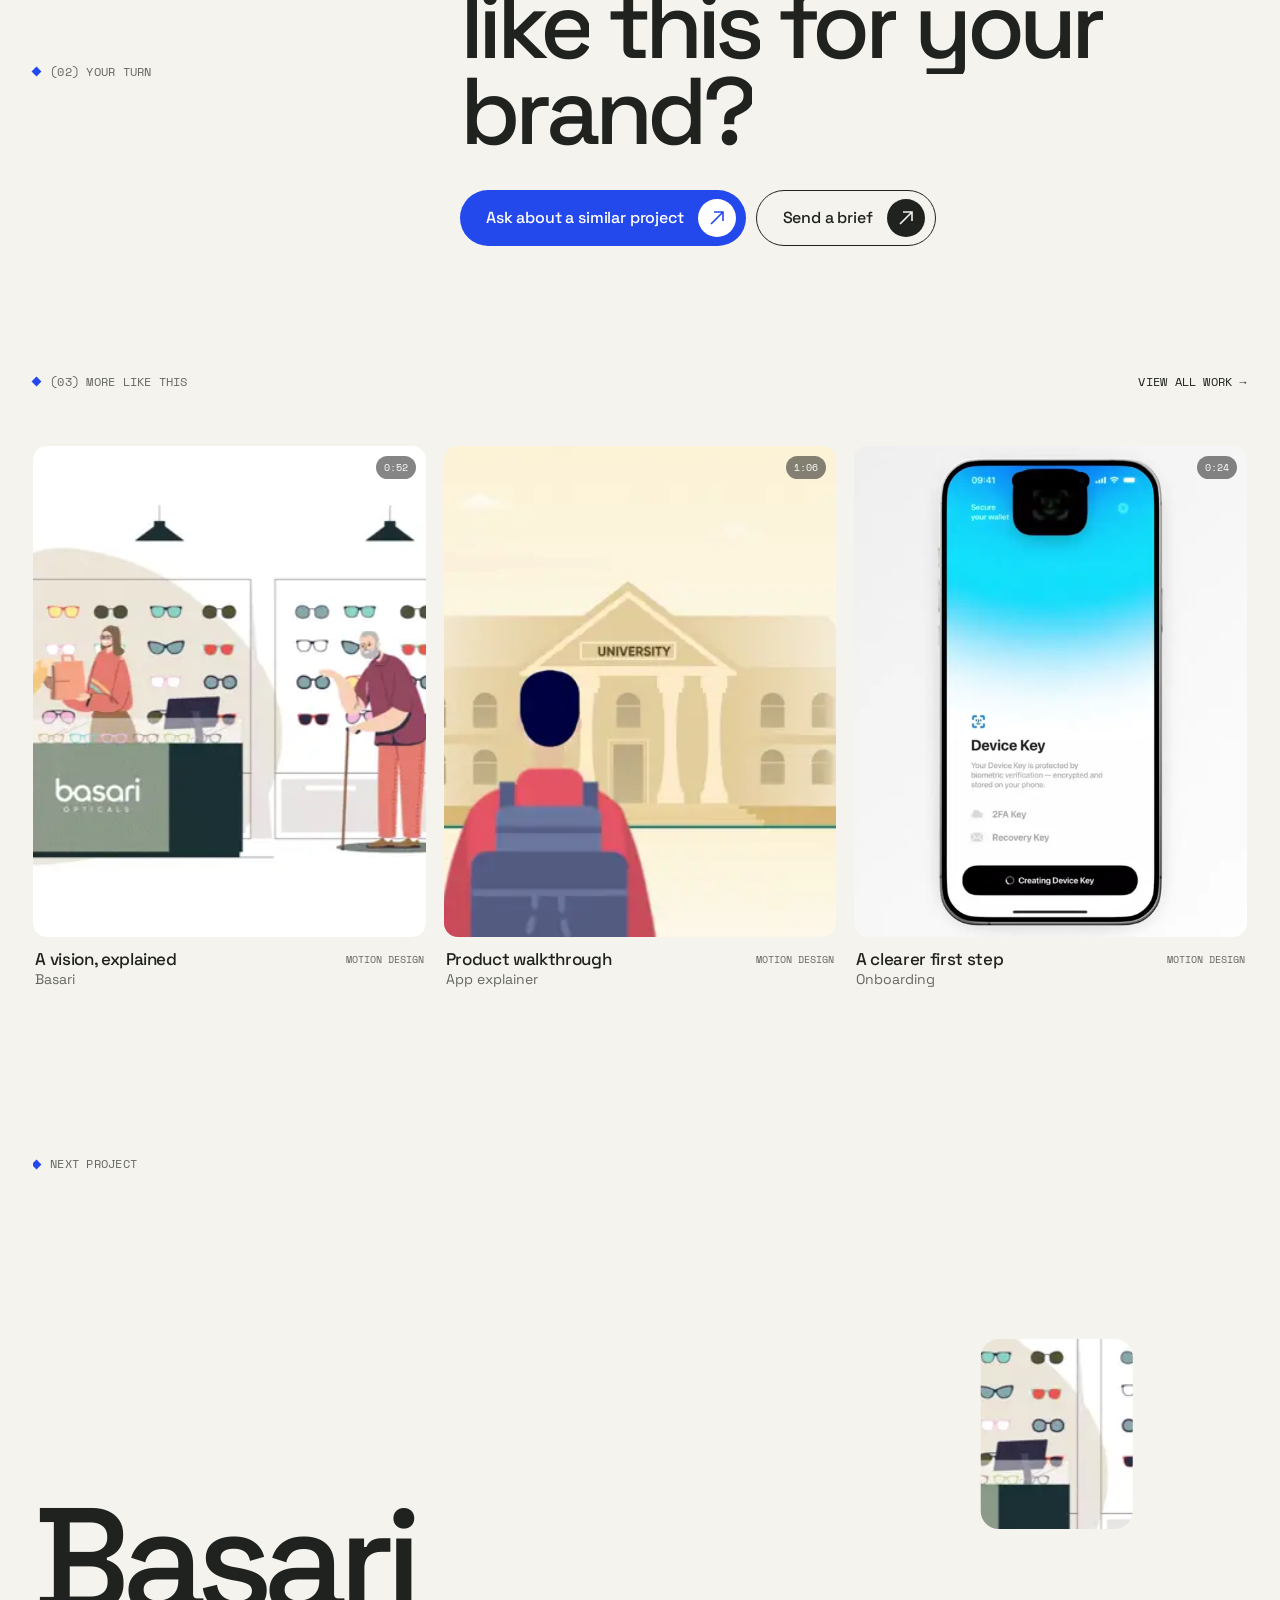
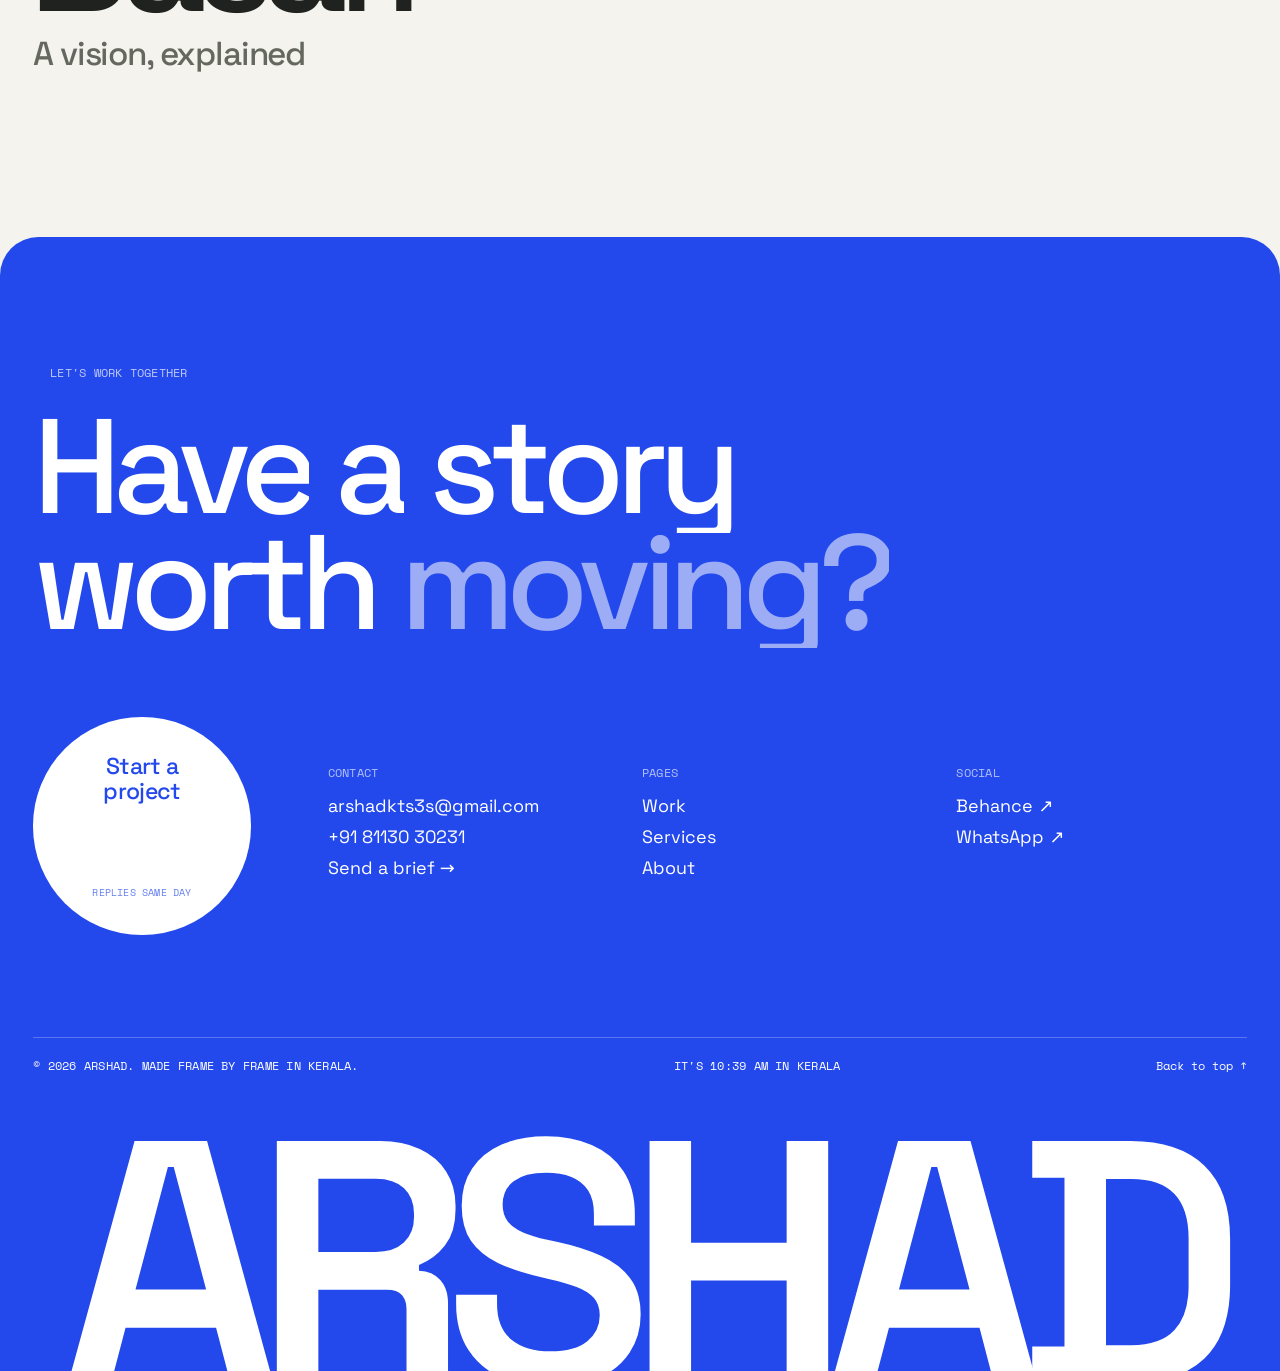
<file: project.html>
<!doctype html>
<html lang="en">
<head>
<meta charset="utf-8">
<meta name="viewport" content="width=device-width, initial-scale=1, viewport-fit=cover">
<title>Project — Arshad</title>
<meta name="description" content="Case study by Arshad, motion designer and creative director.">
<meta name="theme-color" content="#f4f3ed">
<meta property="og:title" content="Project — Arshad">
<meta property="og:description" content="Case study by Arshad, motion designer and creative director.">
<meta property="og:image" content="https://arshadar.github.io/img/og.jpg">
<meta name="twitter:card" content="summary_large_image">
<link rel="icon" href="img/favicon.svg" type="image/svg+xml">
<link rel="preload" href="fonts/space-grotesk.woff2" as="font" type="font/woff2" crossorigin>
<link rel="stylesheet" href="css/main.css">
<script type="importmap">{ "imports": { "three": "./vendor/three.module.min.js" } }</script>
</head>
<body data-page="project">
<div class="world" aria-hidden="true"></div>
<main>

  <section class="pj__hero wrap" data-hud="Project">
    <div class="ph__top mono"><a href="work.html" class="ul label" data-cur="link">← All work</a><span class="muted js-pj-idx"></span></div>
    <p class="mono blue js-pj-disc" data-scramble></p>
    <h1 class="d1 js-pj-brand" style="margin-top:18px"></h1>
    <p class="d3 muted js-pj-title" style="margin-top:14px"></p>
    <div class="pj__meta js-pj-meta"></div>
    <div class="player js-player" data-cur="bub" data-cur-label="Play">
      <video playsinline preload="metadata"></video>
      <div class="player__big"><span>Play ▶</span></div>
      <div class="player__ui">
        <button class="player__btn js-pp" aria-label="Play or pause" data-cur="link">▶</button>
        <div class="player__bar js-seek"><i></i></div>
        <span class="player__t js-pt">0:00 / 0:00</span>
        <button class="player__btn js-mute" aria-label="Mute" data-cur="link" style="width:40px;height:40px;font-size:13px">🔊</button>
        <button class="player__btn js-fs" aria-label="Fullscreen" data-cur="link" style="width:40px;height:40px;font-size:13px">⤢</button>
      </div>
    </div>
  </section>
  <section class="sec wrap" data-hud="Story">
    <div class="pj__body">
      <p class="label mono" data-scramble>(01) The work</p>
      <div><p class="d4 js-pj-desc" data-fade></p><p class="lead muted js-pj-how" style="margin-top:28px" data-fade></p></div>
    </div>
  </section>
  <section class="wrap" data-hud="Frames"><div class="pj__stills js-stills"></div></section>
  <section class="sec wrap" data-hud="Next step">
    <div class="pj__body">
      <p class="label mono" data-scramble>(02) Your turn</p>
      <div>
        <h2 class="d2" data-split>Want something like this for your brand?</h2>
        <div style="display:flex;gap:10px;flex-wrap:wrap;margin-top:36px">
          <a class="btn btn--blue js-pj-wa" data-mag data-cur="link"><span class="roll">Ask about a similar project</span><span class="btn__ic"></span></a>
          <a class="btn btn--line" href="contact.html" data-mag data-cur="link"><span class="roll">Send a brief</span><span class="btn__ic"></span></a>
        </div>
      </div>
    </div>
    <div style="margin-top:clamp(80px,10vw,140px)">
      <div class="sel__head"><p class="label mono" data-scramble>(03) More like this</p><a href="work.html" class="ul mono" data-cur="link">View all work →</a></div>
      <div class="agrid js-more" style="grid-template-columns:repeat(3,1fr)"></div>
    </div>
  </section>
  <section class="sec wrap" style="padding-top:0" data-hud="Next">
    <a class="next js-next" data-cur="bub" data-cur-label="Next">
      <p class="label mono">Next project</p>
      <div class="next__in" style="margin-top:24px">
        <div><h2 class="d1 js-next-b"></h2><p class="d4 muted js-next-t" style="margin-top:12px"></p></div>
        <div class="next__m"><img class="js-next-img" alt=""></div>
      </div>
    </a>
  </section>
</main>
<script src="js/data.js"></script>
<script src="vendor/gsap.min.js" defer></script>
<script src="vendor/ScrollTrigger.min.js" defer></script>
<script src="vendor/lenis.min.js" defer></script>
<script type="module" src="js/page.js"></script>
</body>
</html>
</file>
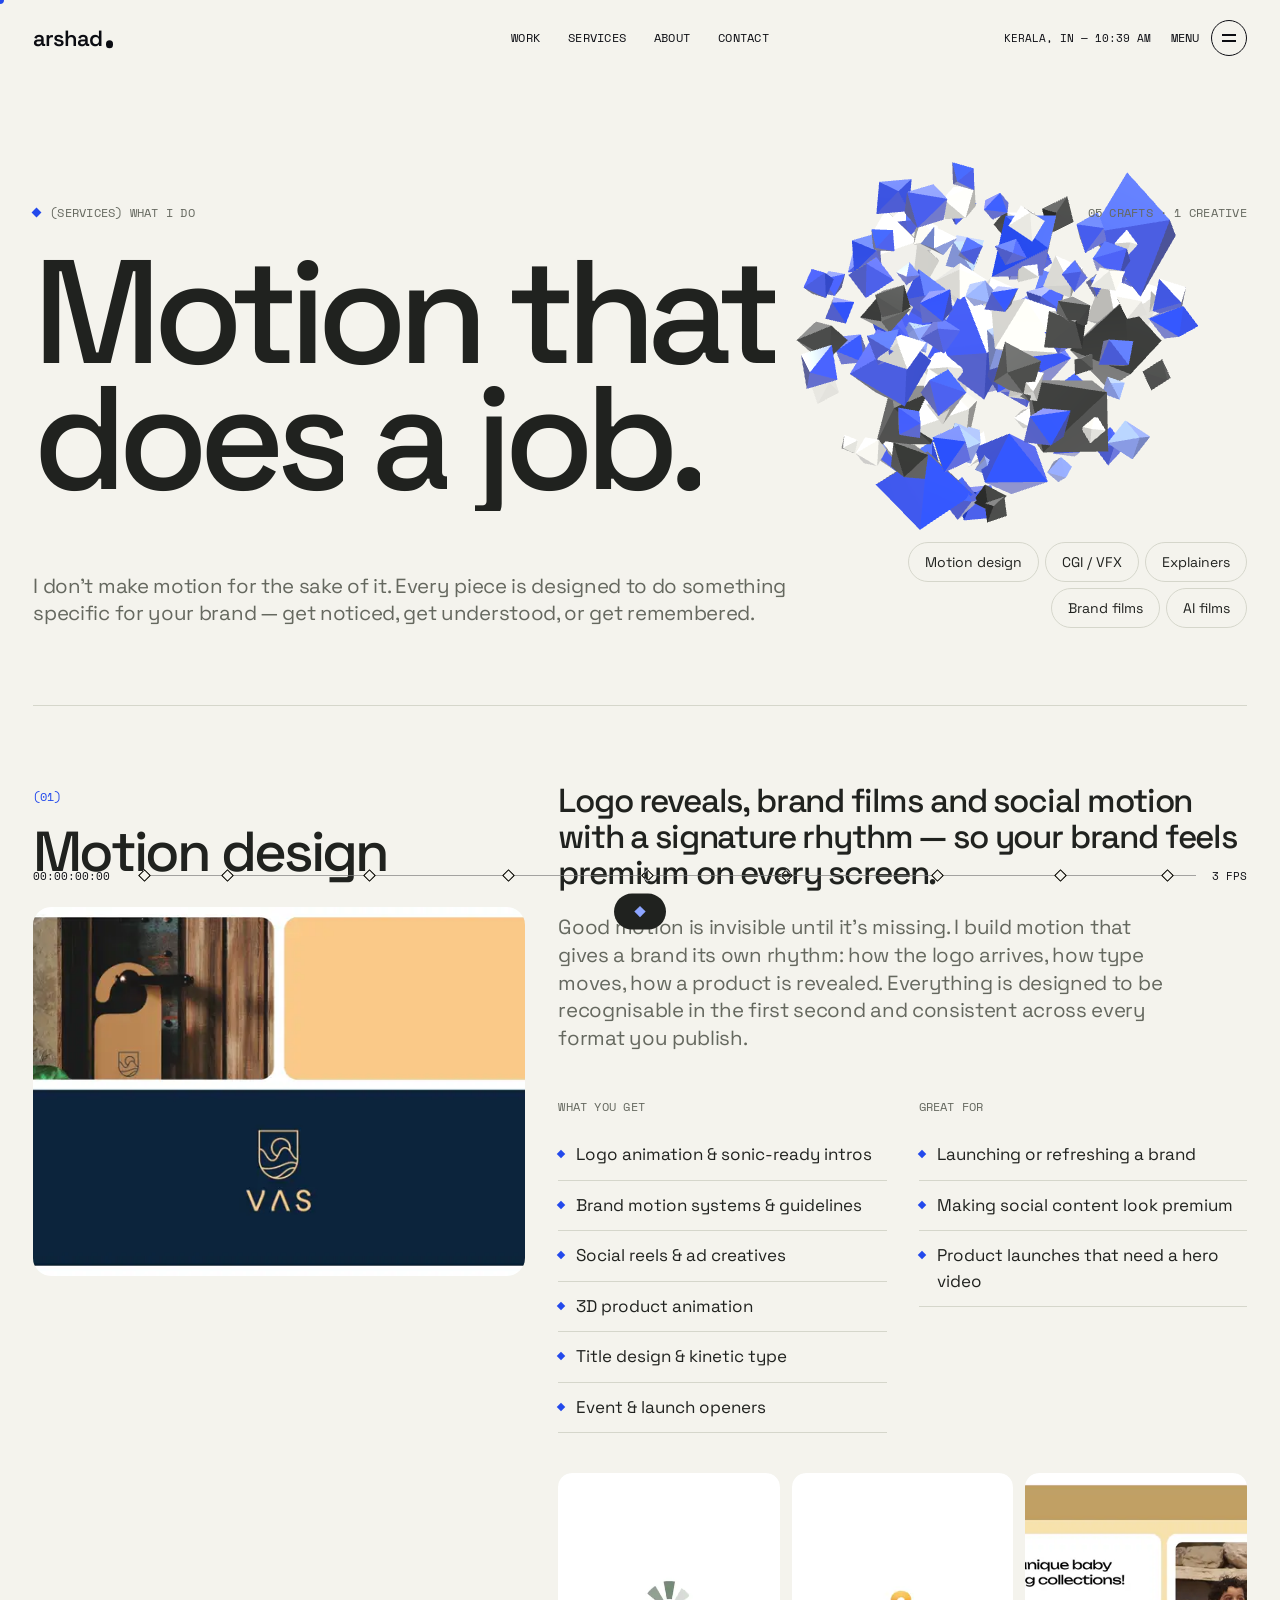
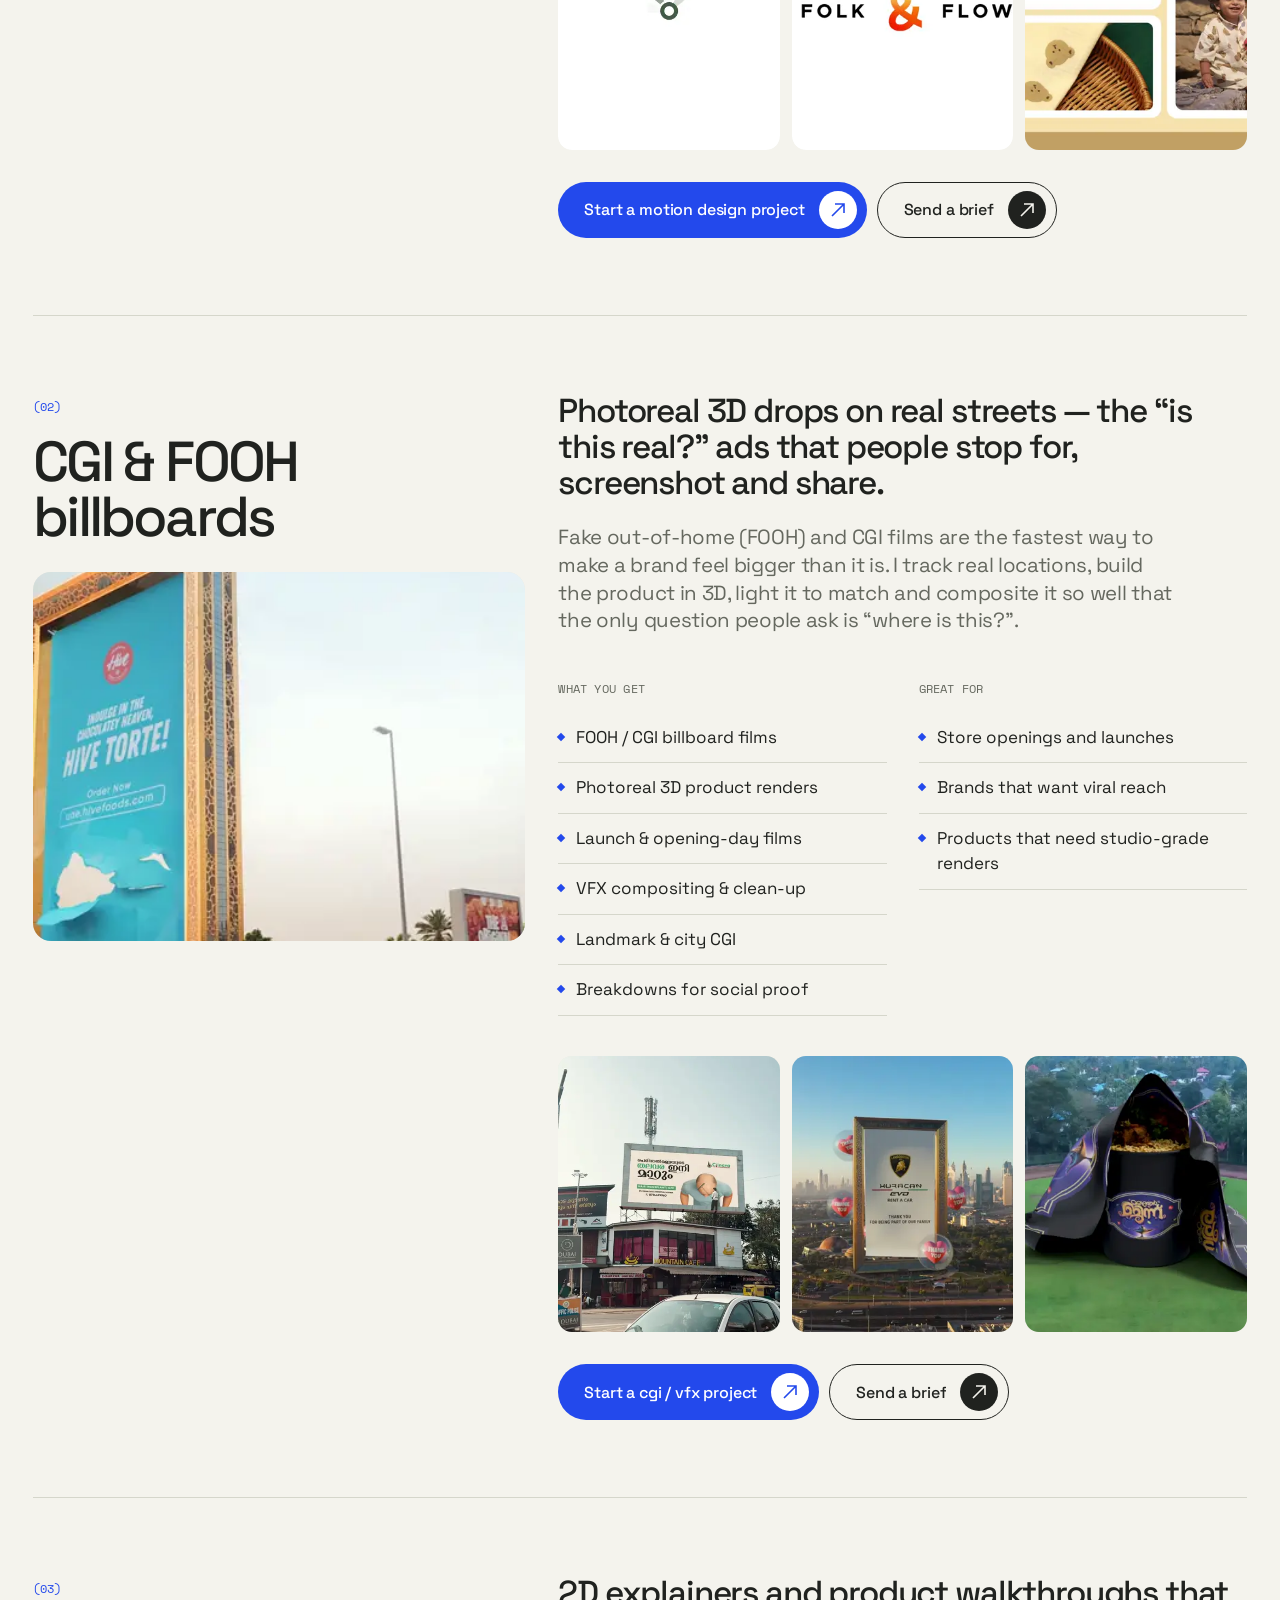
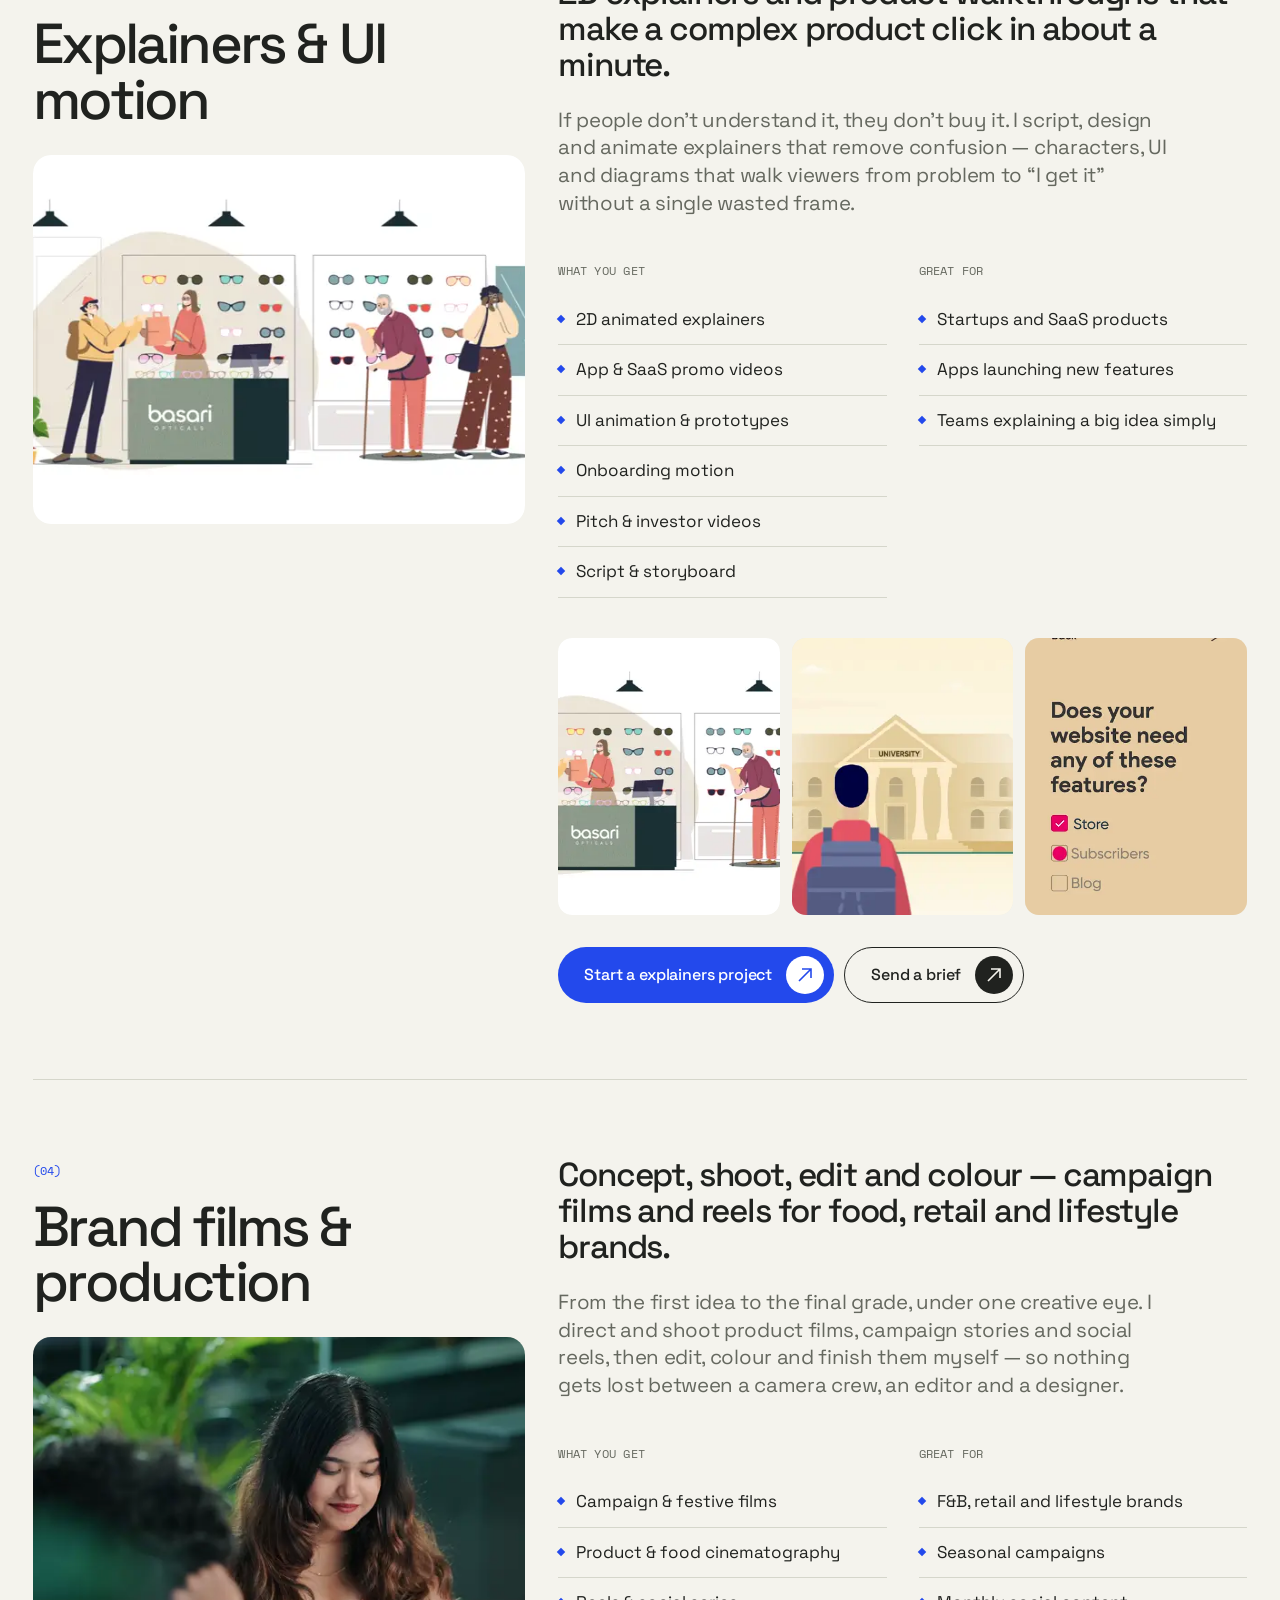
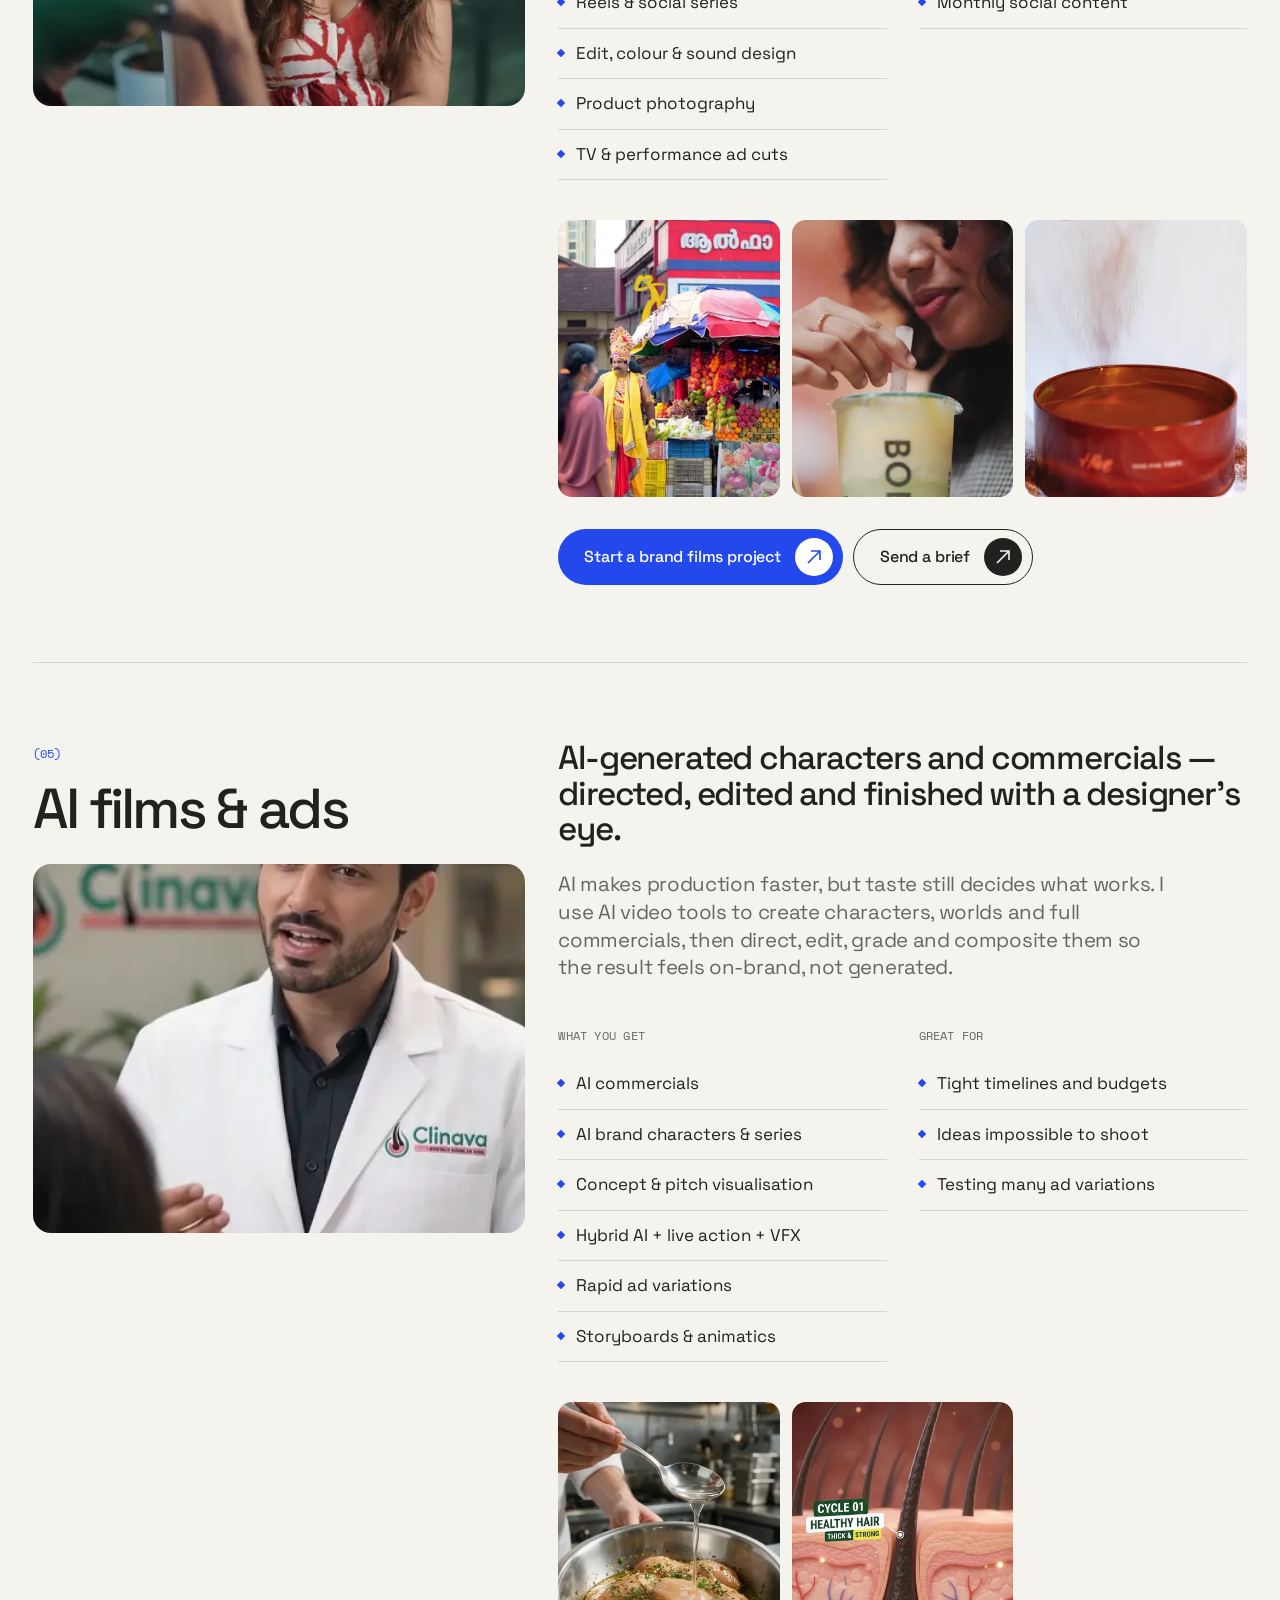
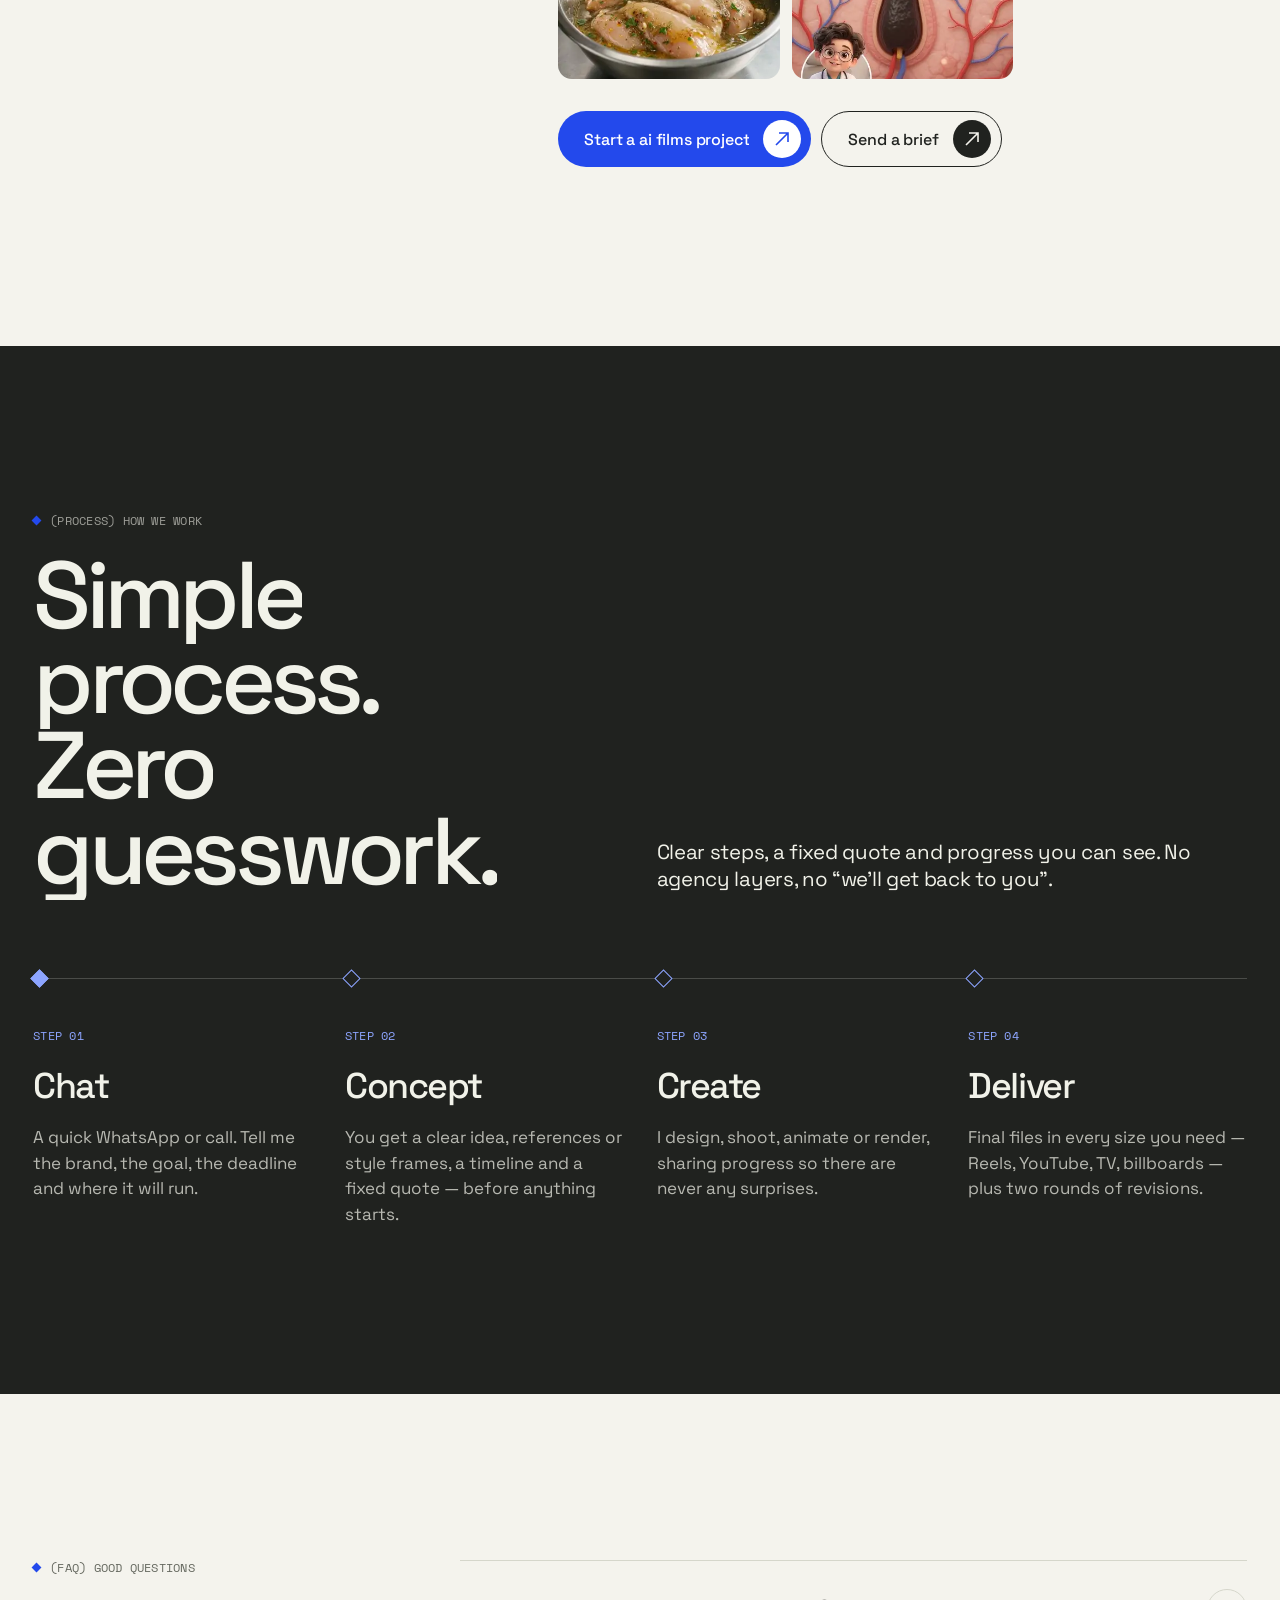
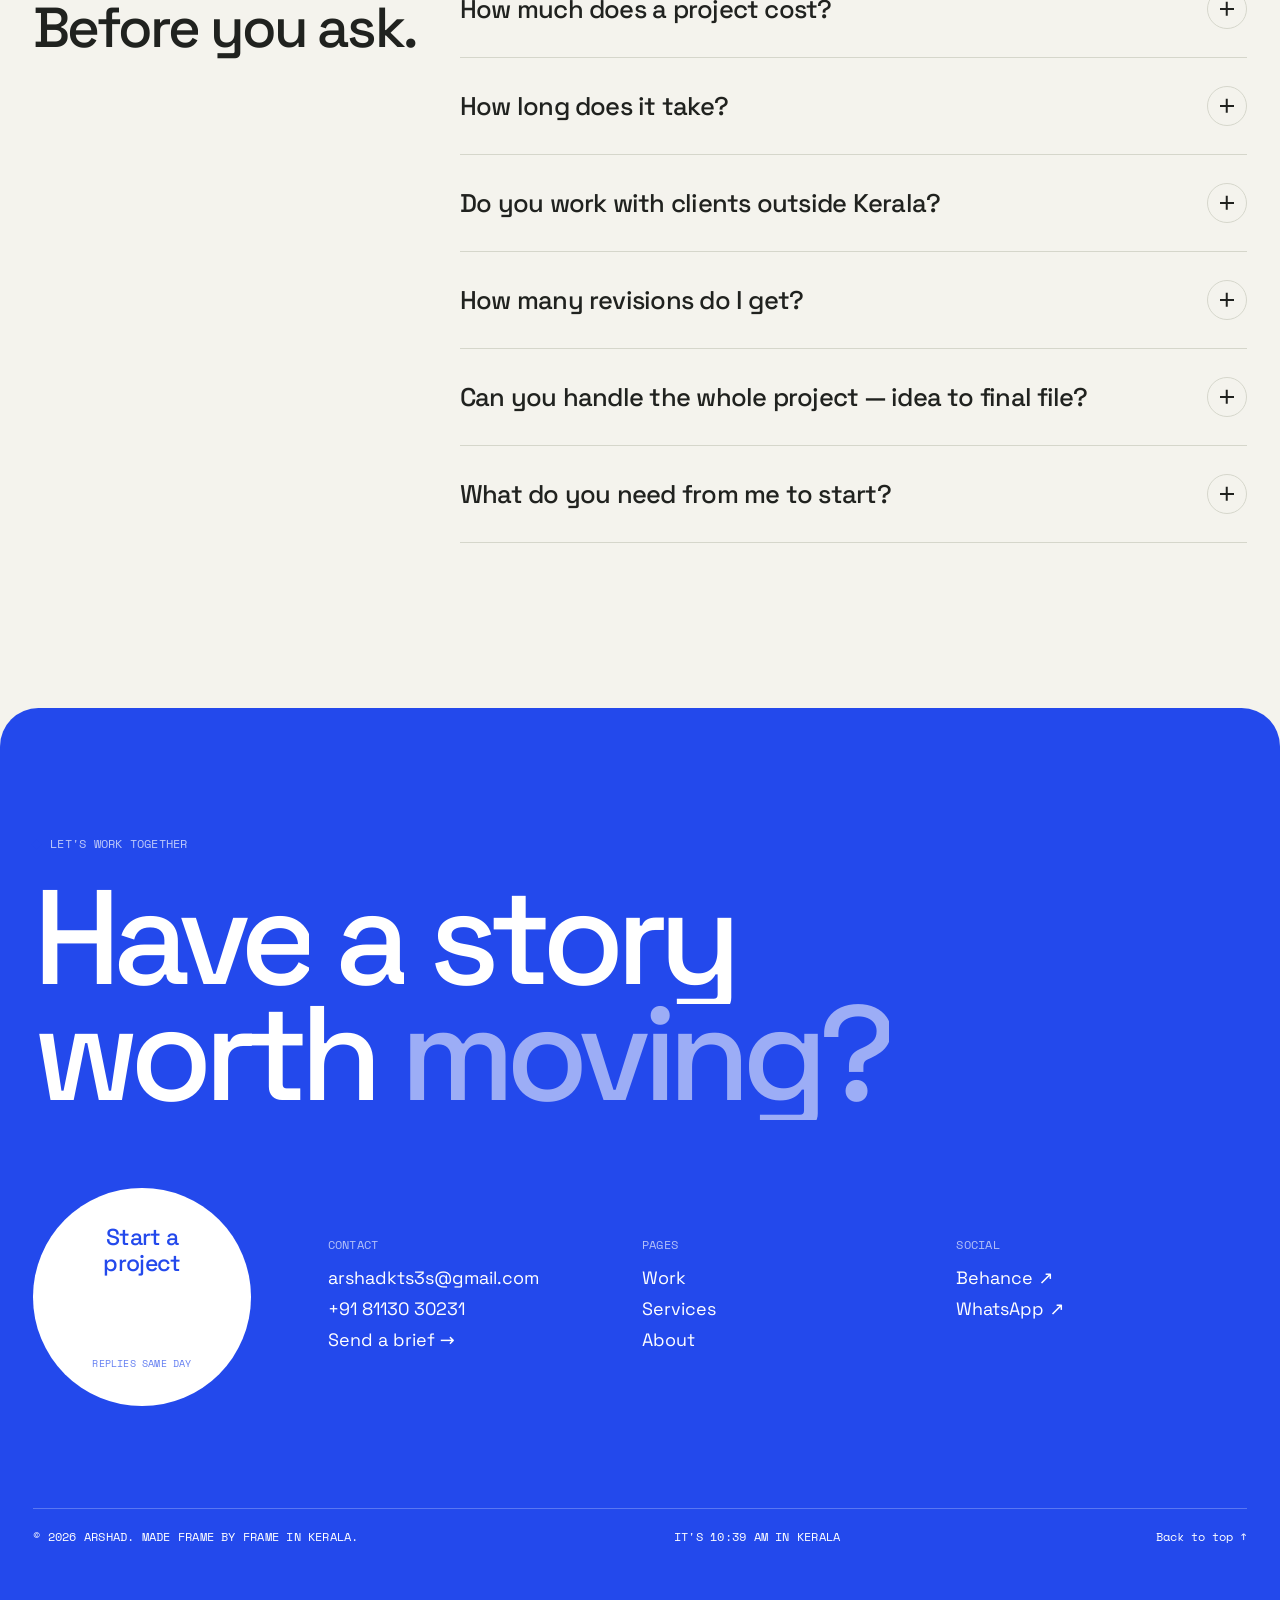
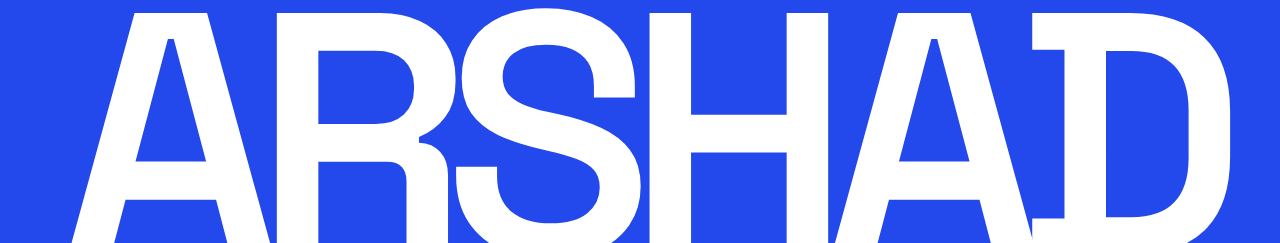
<file: services.html>
<!doctype html>
<html lang="en">
<head>
<meta charset="utf-8">
<meta name="viewport" content="width=device-width, initial-scale=1, viewport-fit=cover">
<title>Services — Motion design, CGI, explainers, brand & AI films | Arshad</title>
<meta name="description" content="Motion design, CGI & FOOH billboards, explainers & UI motion, brand films and AI ads — what Arshad can do for your brand.">
<meta name="theme-color" content="#f4f3ed">
<meta property="og:title" content="Services — Motion design, CGI, explainers, brand & AI films | Arshad">
<meta property="og:description" content="Motion design, CGI & FOOH billboards, explainers & UI motion, brand films and AI ads — what Arshad can do for your brand.">
<meta property="og:image" content="https://arshadar.github.io/img/og.jpg">
<meta name="twitter:card" content="summary_large_image">
<link rel="icon" href="img/favicon.svg" type="image/svg+xml">
<link rel="preload" href="fonts/space-grotesk.woff2" as="font" type="font/woff2" crossorigin>
<link rel="stylesheet" href="css/main.css">
<script type="importmap">{ "imports": { "three": "./vendor/three.module.min.js" } }</script>
</head>
<body data-page="services">
<div class="world" aria-hidden="true"></div>
<main>

  <section class="ph wrap" data-hud="Services">
    <div class="ph__top mono"><span class="label" data-scramble>(Services) What I do</span><span class="muted">05 crafts · 1 creative</span></div>
    <h1 class="d1" data-split>Motion that<br>does a job.</h1>
    <div class="ph__row">
      <p class="lead muted" data-fade>I don’t make motion for the sake of it. Every piece is designed to do something specific for your brand — get noticed, get understood, or get remembered.</p>
      <div class="filters js-svc-idx" data-fade style="justify-content:flex-end"></div>
    </div>
  </section>
  <section class="wrap js-svcs" style="padding-bottom:clamp(64px,8vw,120px)"></section>
  <section class="sec dk" data-hud="Process">
    <div class="wrap">
      <div class="caps__head">
        <div><p class="label mono" data-scramble>(Process) How we work</p><h2 class="d2" data-split style="margin-top:24px">Simple process.<br>Zero guesswork.</h2></div>
        <p class="lead" style="opacity:.7" data-fade>Clear steps, a fixed quote and progress you can see. No agency layers, no “we’ll get back to you”.</p>
      </div>
      <div class="steps js-steps"><div class="steps__line"><i></i></div></div>
    </div>
  </section>
  <section class="sec wrap" data-hud="FAQ">
    <div class="pj__body">
      <div><p class="label mono" data-scramble>(FAQ) Good questions</p><h2 class="d3" data-split style="margin-top:24px">Before you ask.</h2></div>
      <ul class="faq js-faq"></ul>
    </div>
  </section>
</main>
<script src="js/data.js"></script>
<script src="vendor/gsap.min.js" defer></script>
<script src="vendor/ScrollTrigger.min.js" defer></script>
<script src="vendor/lenis.min.js" defer></script>
<script type="module" src="js/page.js"></script>
</body>
</html>
</file>
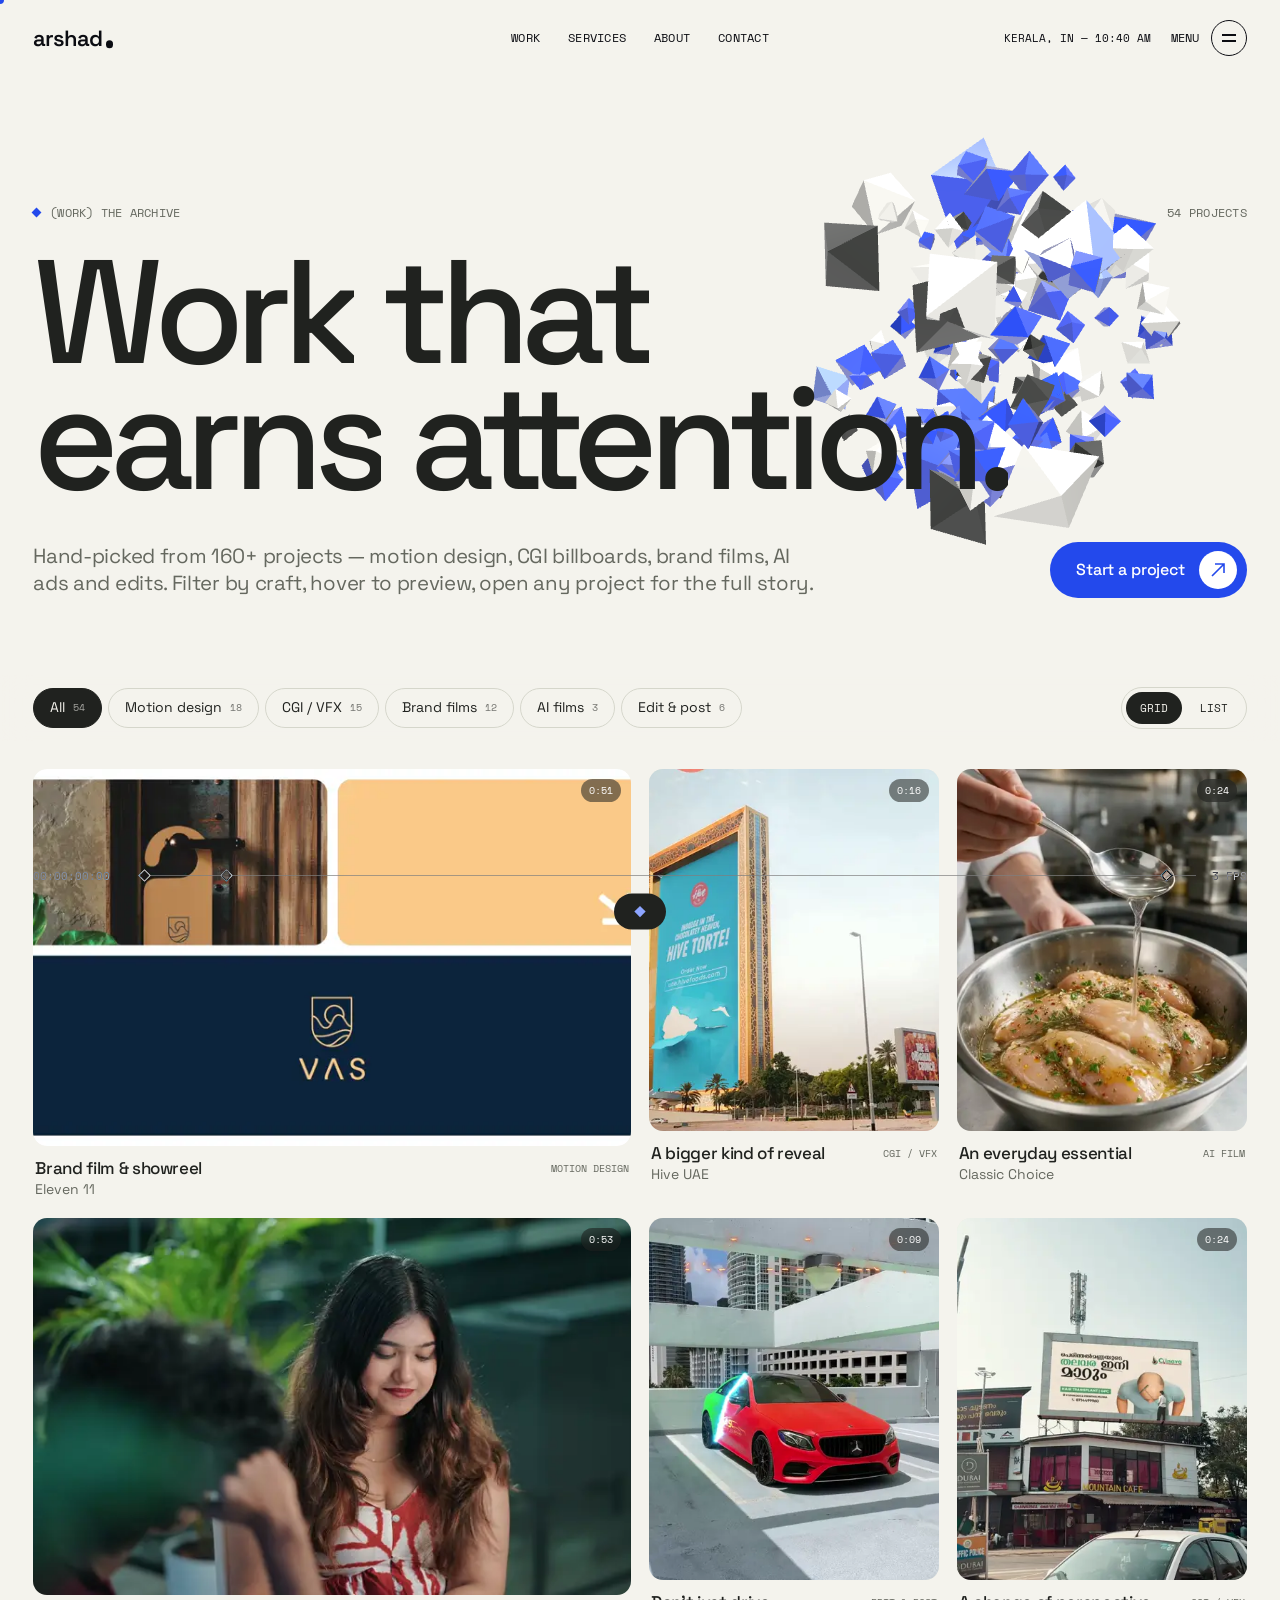
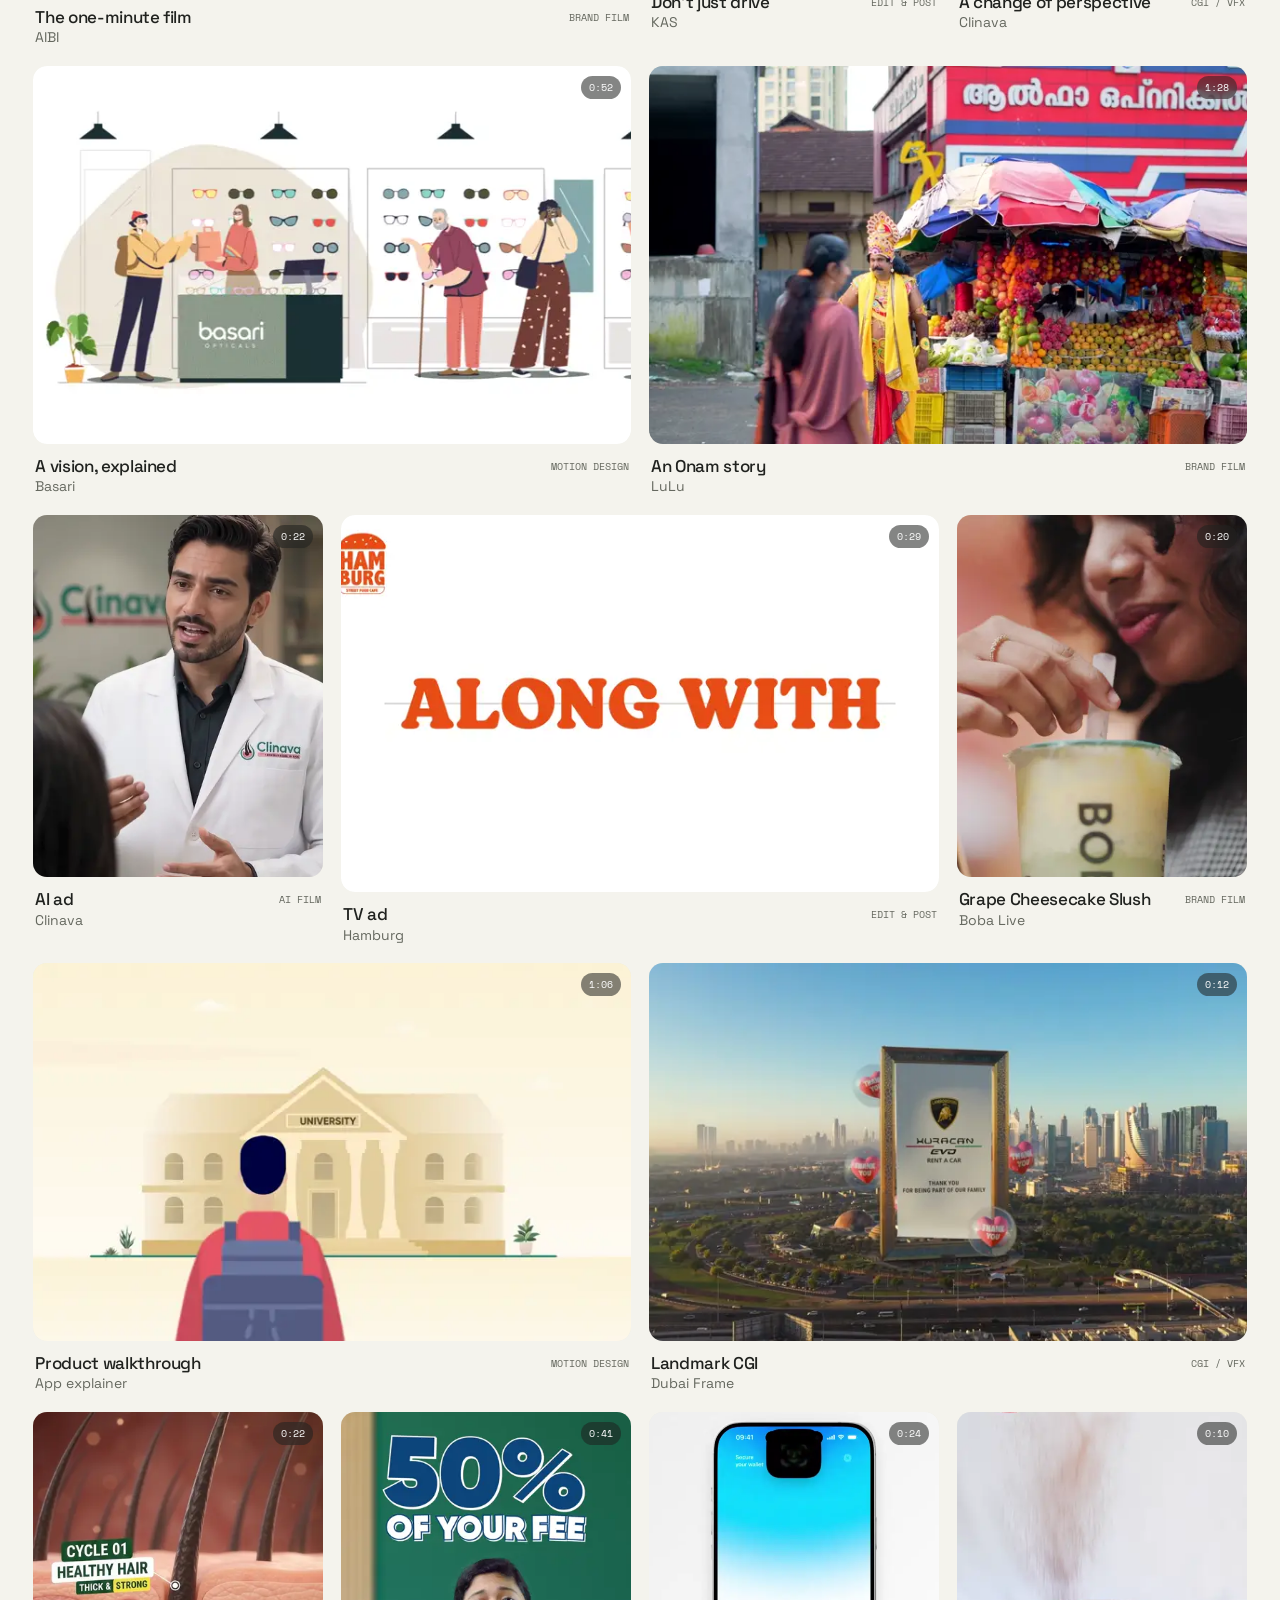
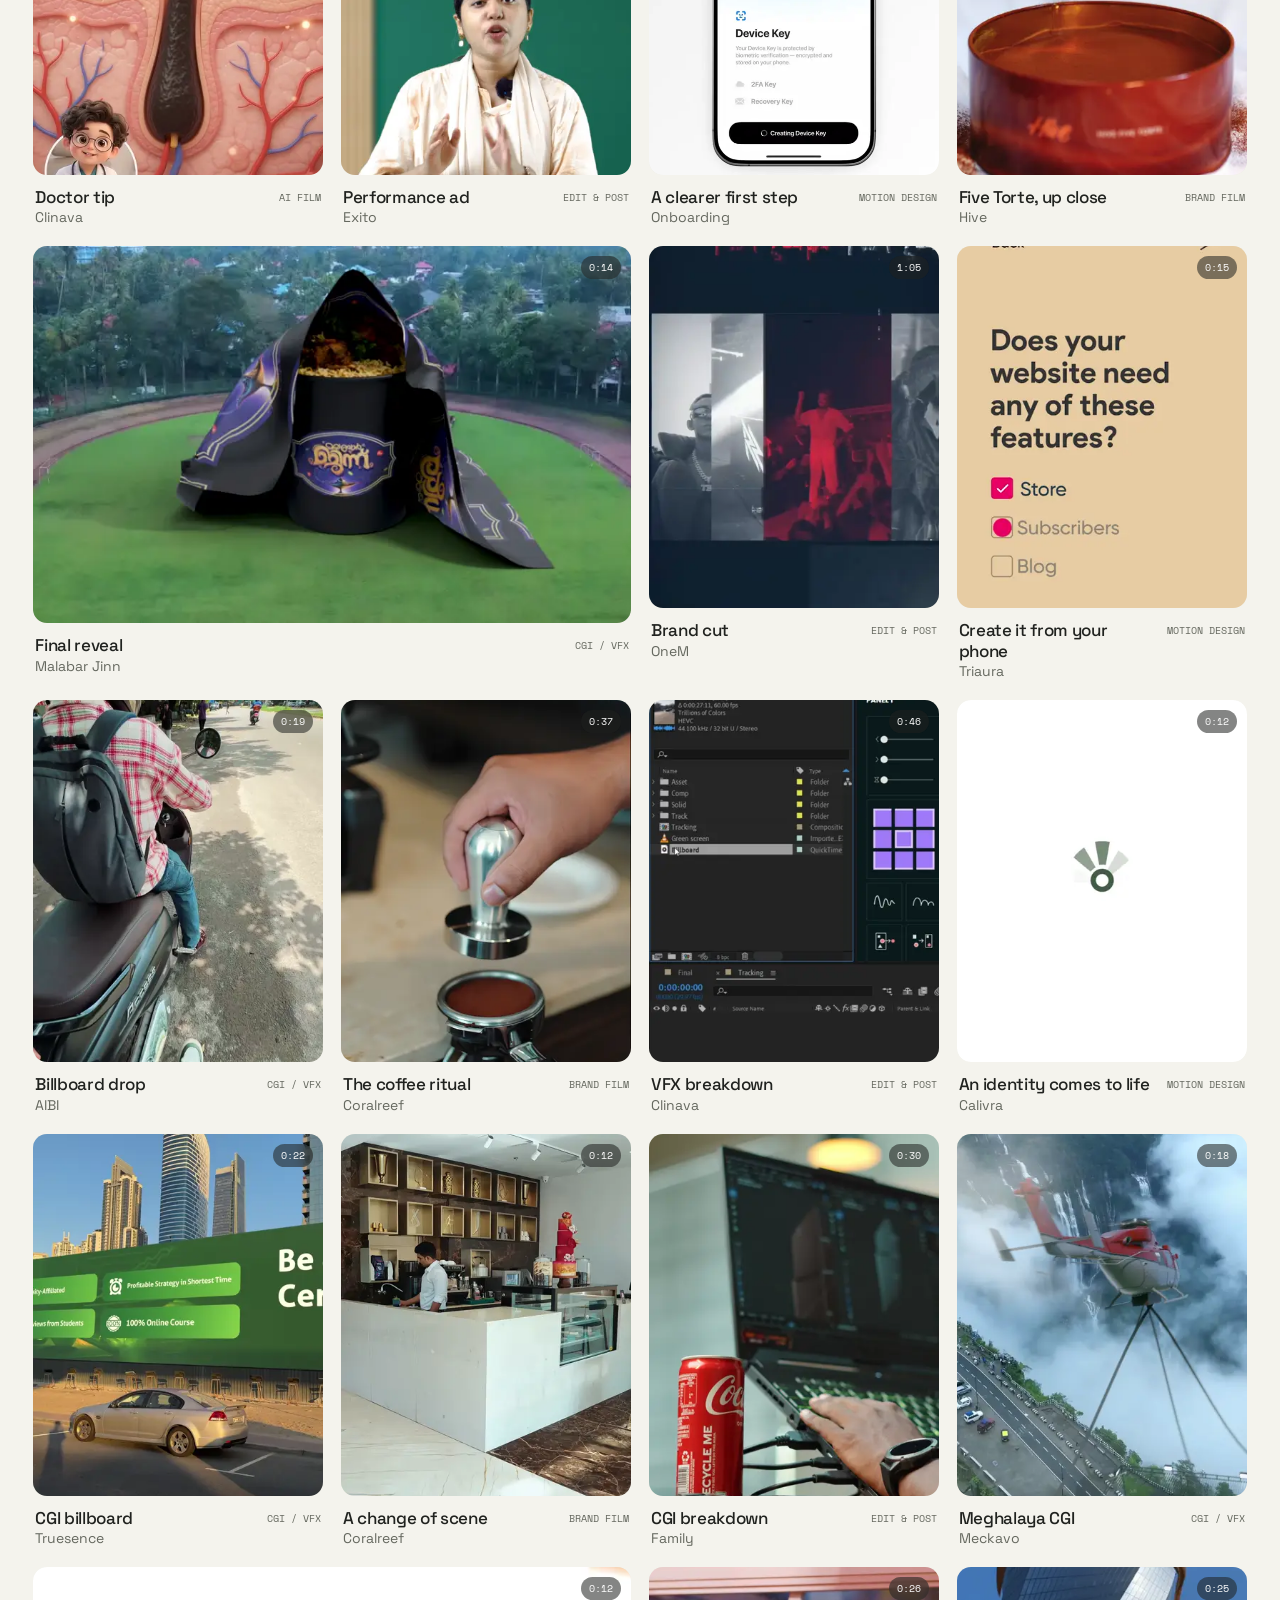
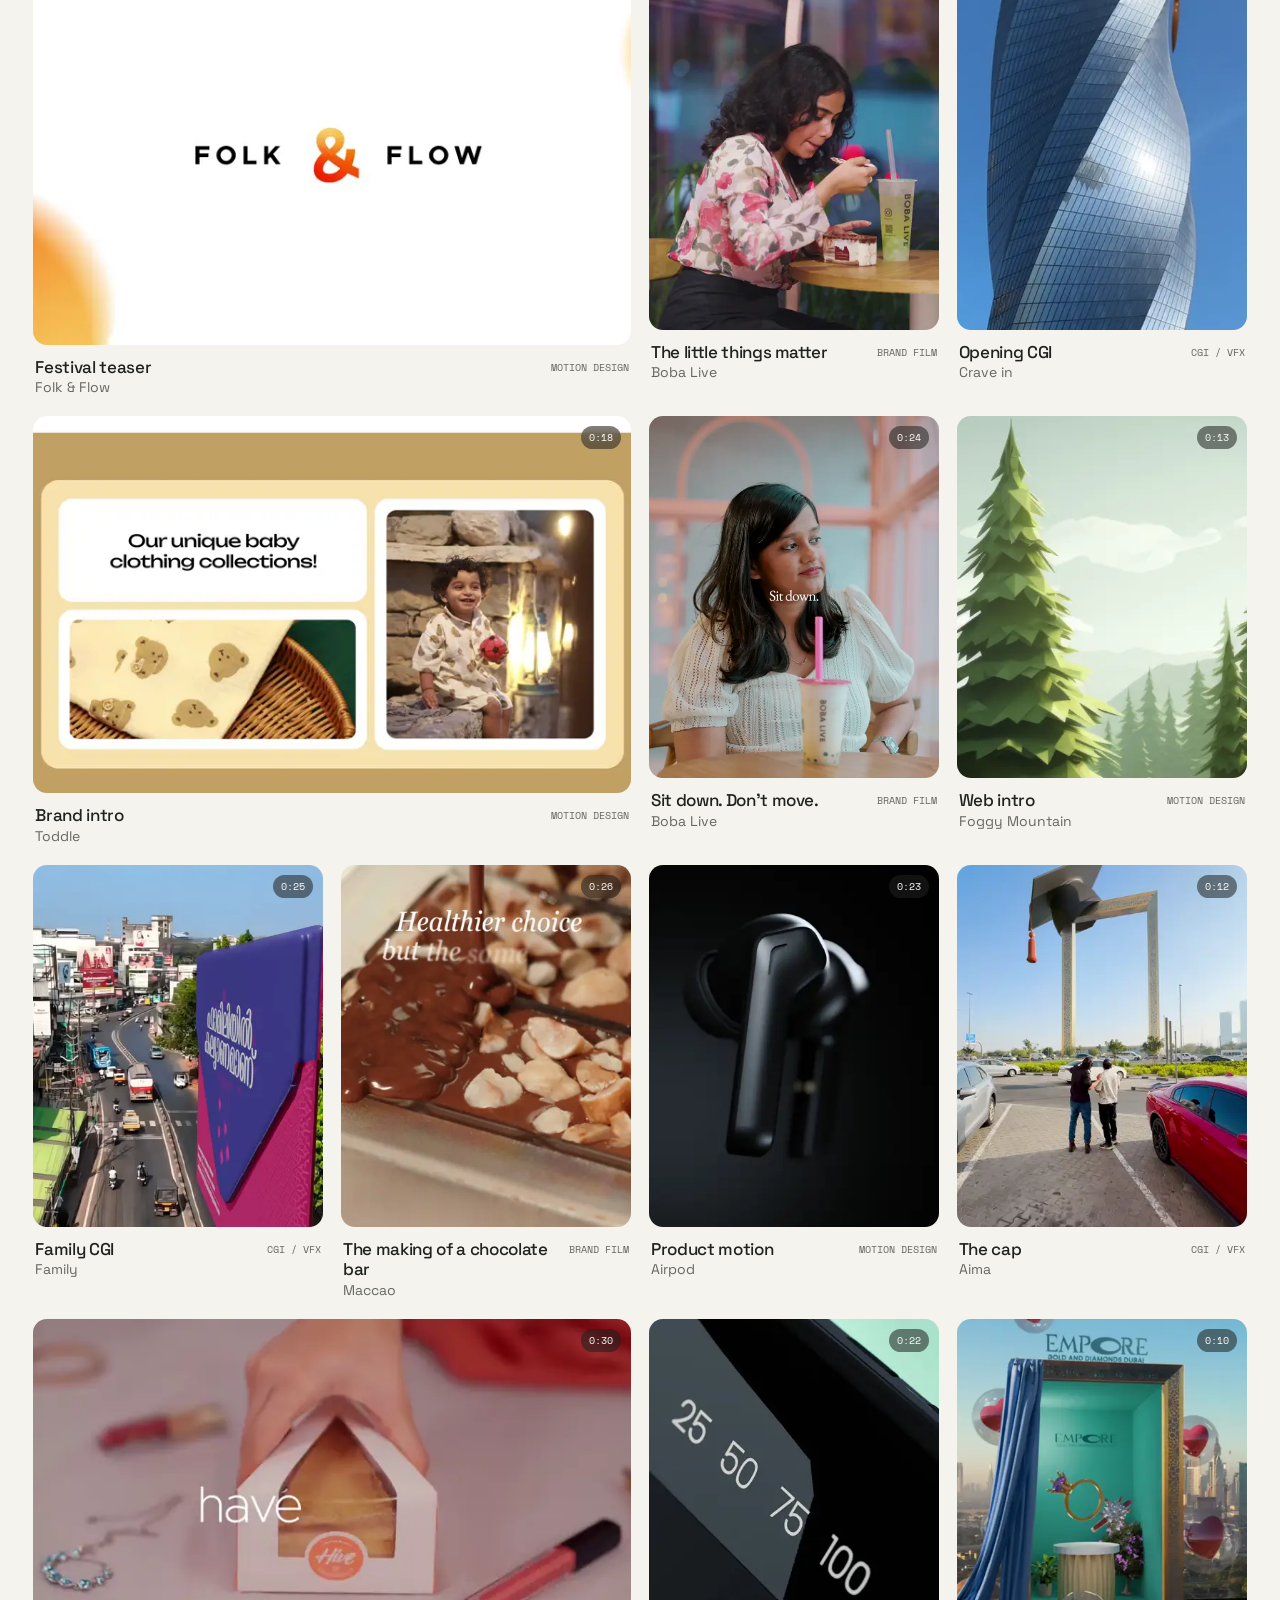
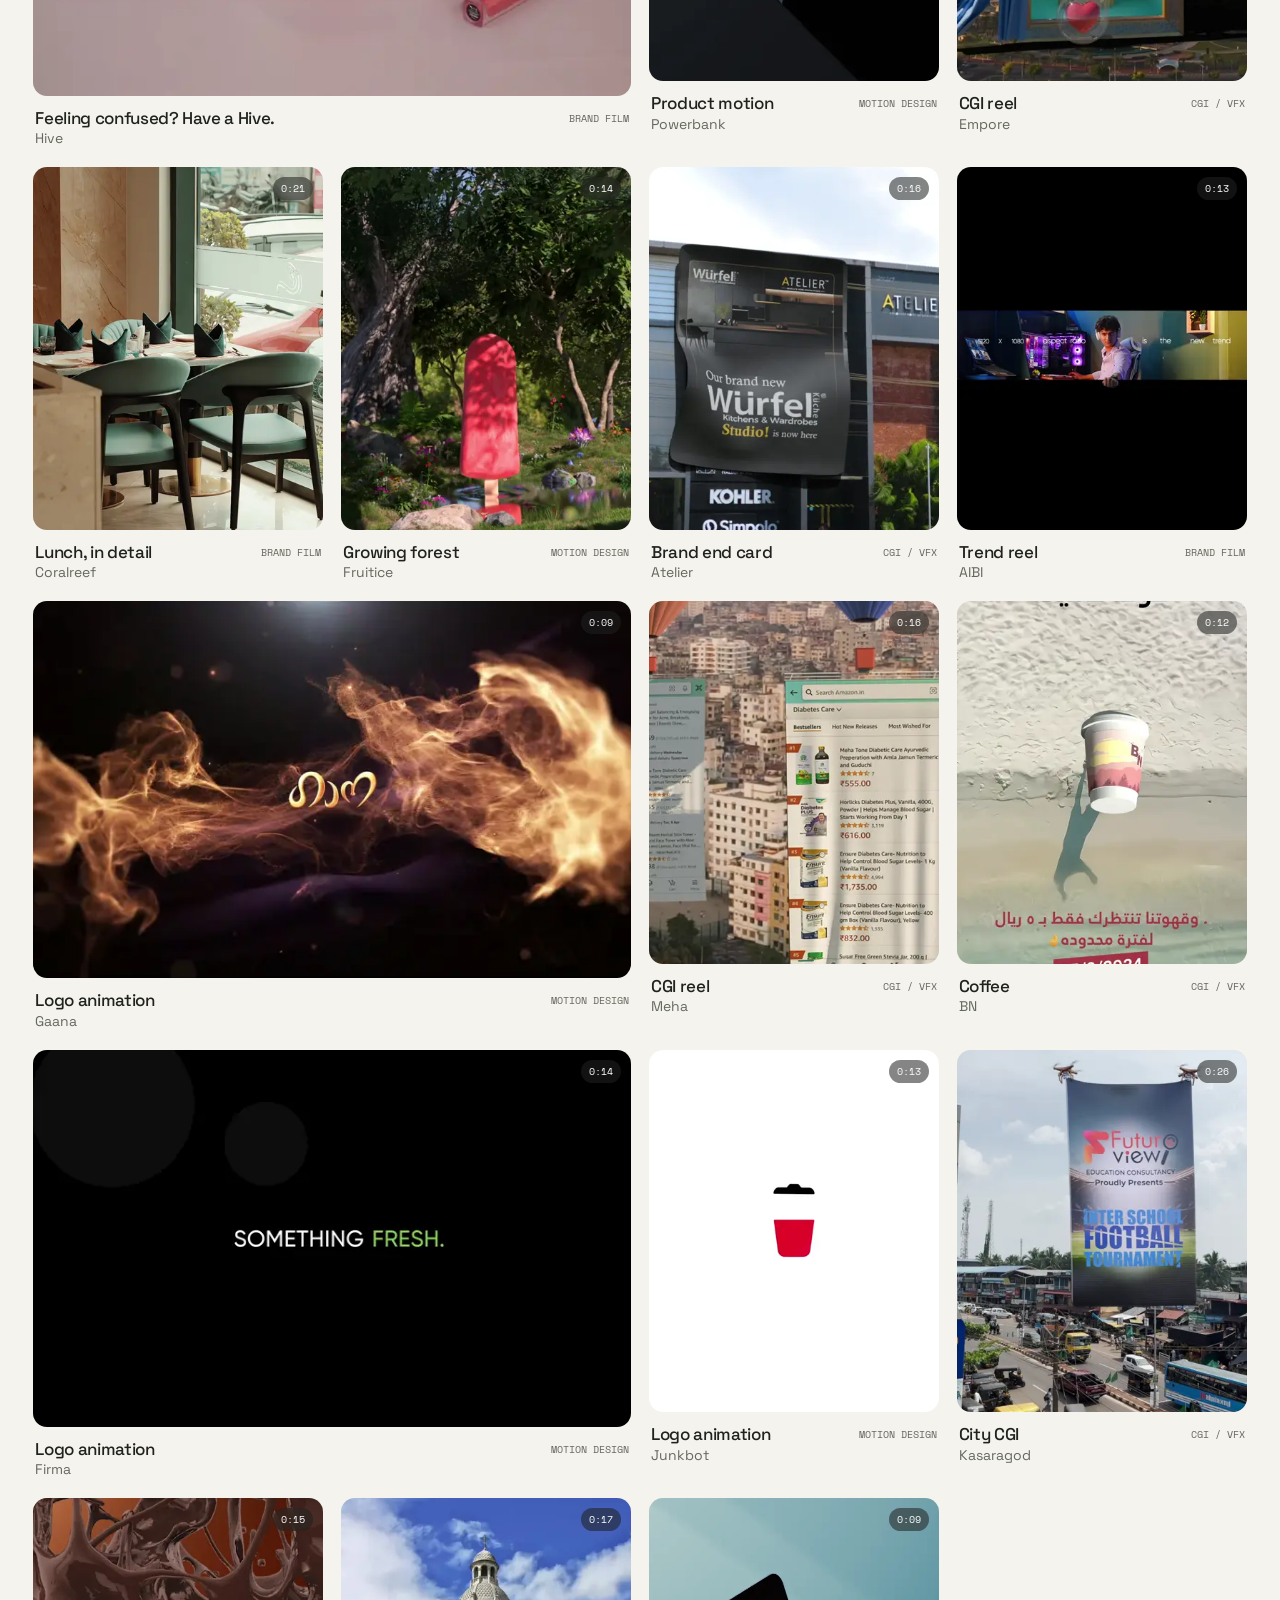
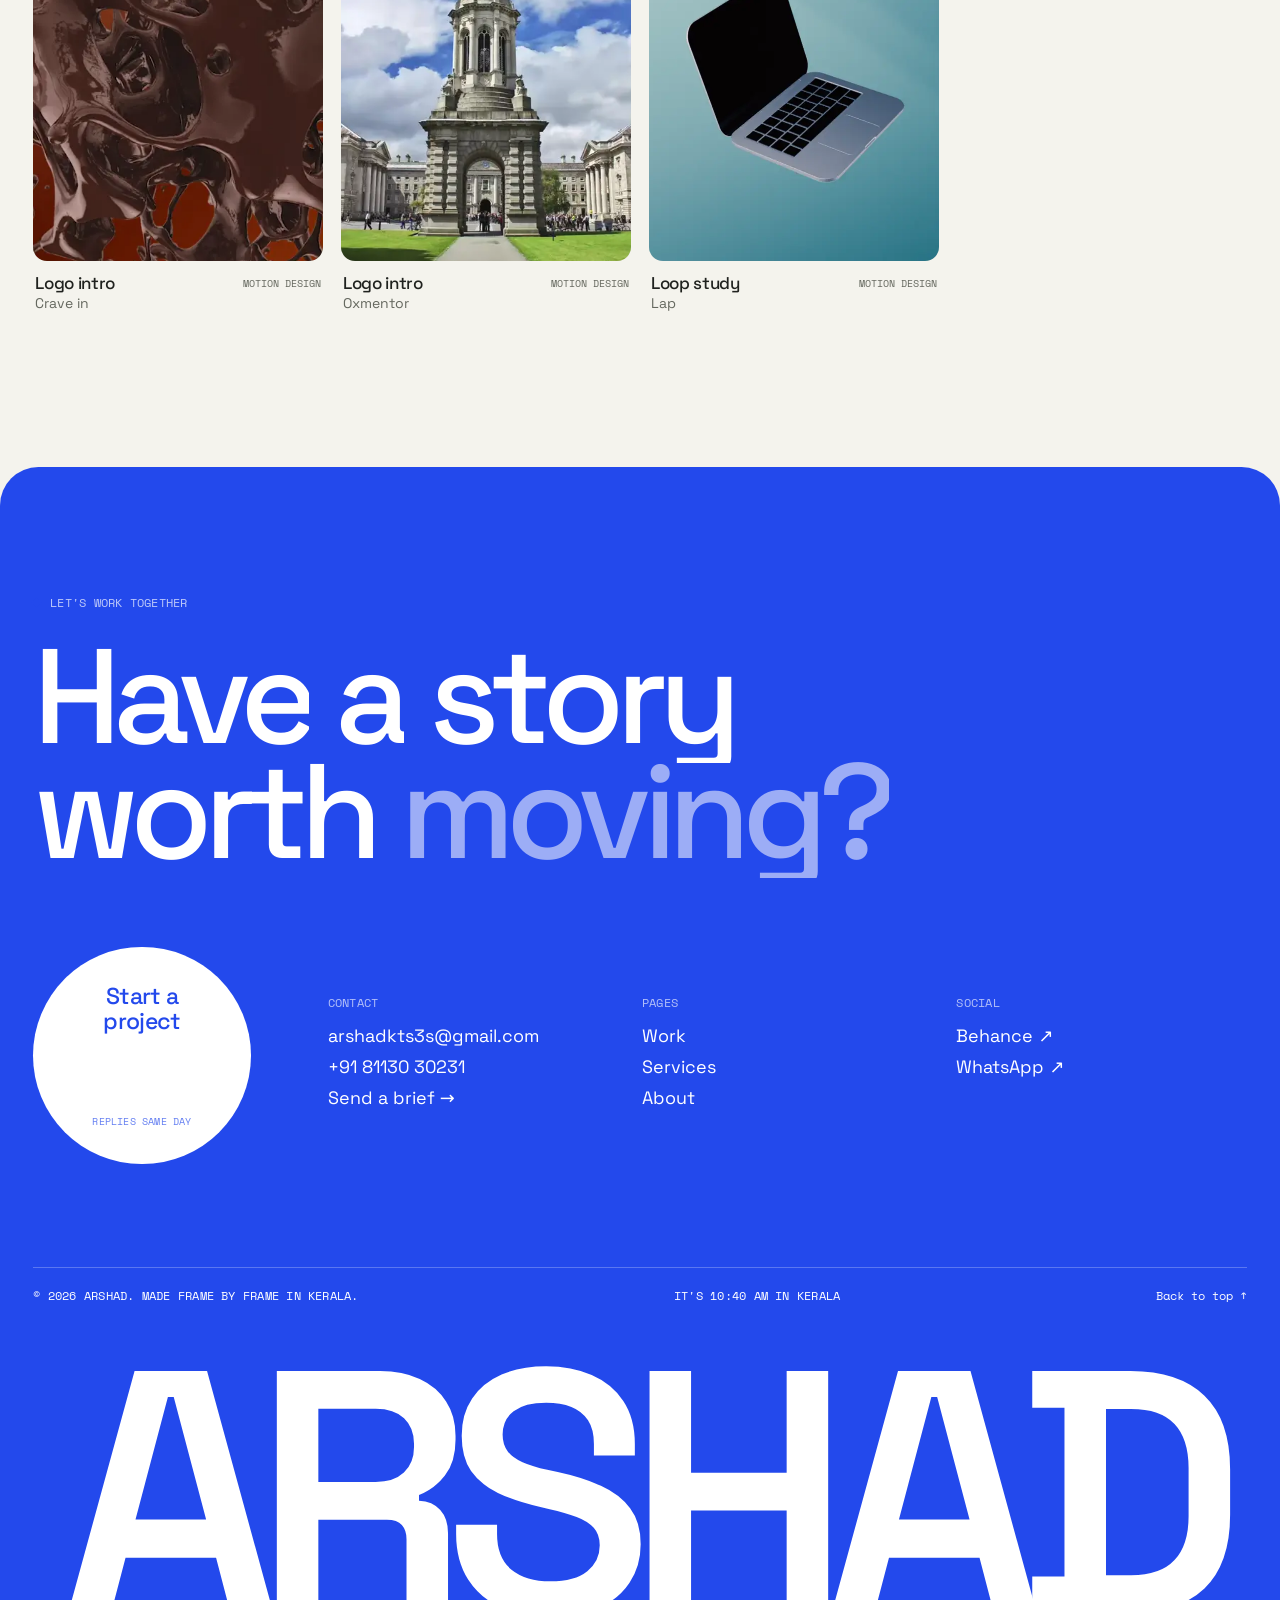
<file: work.html>
<!doctype html>
<html lang="en">
<head>
<meta charset="utf-8">
<meta name="viewport" content="width=device-width, initial-scale=1, viewport-fit=cover">
<title>Work — Arshad, Motion Designer</title>
<meta name="description" content="54 selected projects: motion design, CGI & FOOH billboards, explainers, brand films and AI ads by Arshad.">
<meta name="theme-color" content="#f4f3ed">
<meta property="og:title" content="Work — Arshad, Motion Designer">
<meta property="og:description" content="54 selected projects: motion design, CGI & FOOH billboards, explainers, brand films and AI ads by Arshad.">
<meta property="og:image" content="https://arshadar.github.io/img/og.jpg">
<meta name="twitter:card" content="summary_large_image">
<link rel="icon" href="img/favicon.svg" type="image/svg+xml">
<link rel="preload" href="fonts/space-grotesk.woff2" as="font" type="font/woff2" crossorigin>
<link rel="stylesheet" href="css/main.css">
<script type="importmap">{ "imports": { "three": "./vendor/three.module.min.js" } }</script>
</head>
<body data-page="work">
<div class="world" aria-hidden="true"></div>
<main>

  <section class="ph wrap" data-hud="Work">
    <div class="ph__top mono"><span class="label" data-scramble>(Work) The archive</span><span class="muted js-count-all"></span></div>
    <h1 class="d1" data-split>Work that<br>earns attention.</h1>
    <div class="ph__row">
      <p class="lead muted" data-fade>Hand-picked from 160+ projects — motion design, CGI billboards, brand films, AI ads and edits. Filter by craft, hover to preview, open any project for the full story.</p>
      <div data-fade style="justify-self:end"><a class="btn btn--blue" data-wa="Hi Arshad! I went through your work and want to discuss a project." data-mag data-cur="link"><span class="roll">Start a project</span><span class="btn__ic"></span></a></div>
    </div>
  </section>
  <section class="wrap" style="padding-bottom:clamp(96px,12vw,180px)" data-hud="Archive">
    <div class="bar">
      <div class="filters js-filters" role="tablist" aria-label="Filter work"></div>
      <div class="views" role="group" aria-label="View"><button class="on" data-v="grid" data-cur="link">Grid</button><button data-v="list" data-cur="link">List</button></div>
    </div>
    <div class="agrid js-agrid"></div>
  </section>
</main>
<script src="js/data.js"></script>
<script src="vendor/gsap.min.js" defer></script>
<script src="vendor/ScrollTrigger.min.js" defer></script>
<script src="vendor/lenis.min.js" defer></script>
<script type="module" src="js/page.js"></script>
</body>
</html>
</file>
<file: css/main.css>
/* =========================================================
   ARSHAD — design system
   paper / ink / blue  ·  Space Grotesk + Space Mono
   ========================================================= */
@font-face{font-family:"Space Grotesk";src:url(../fonts/space-grotesk.woff2) format("woff2");font-weight:300 700;font-display:swap}
@font-face{font-family:"Space Mono";src:url(../fonts/space-mono.woff2) format("woff2");font-weight:400;font-display:swap}
:root{
  --paper:#f4f3ed;--ink:#20221f;--blue:#2349ec;--blue2:#8da5ff;--muted:#65685f;--line:#d5d6cb;--light:#e9e9df;--white:#fff;--orange:#df7436;
  --f:"Space Grotesk",system-ui,-apple-system,"Segoe UI",sans-serif;--m:"Space Mono",ui-monospace,Menlo,monospace;
  --ease:cubic-bezier(.16,1,.3,1);--ease2:cubic-bezier(.65,0,.35,1);
  --gut:clamp(16px,2.6vw,40px);--max:1680px;
}
*,*::before,*::after{box-sizing:border-box;margin:0;padding:0}
html{background:var(--paper);-webkit-text-size-adjust:100%}
html.lenis,html.lenis body{height:auto}
.lenis.lenis-smooth{scroll-behavior:auto!important}
.lenis.lenis-stopped{overflow:hidden}
body{background:var(--paper);color:var(--ink);font-family:var(--f);font-size:17px;line-height:1.5;font-weight:400;-webkit-font-smoothing:antialiased;overflow-x:hidden;text-rendering:optimizeLegibility}
a{color:inherit;text-decoration:none}
button{font:inherit;color:inherit;background:none;border:0;cursor:pointer;text-align:inherit}
img,video,canvas,svg{display:block;max-width:100%}
input,textarea{font:inherit;color:inherit}
::selection{background:var(--blue);color:var(--white)}
:focus-visible{outline:2px solid var(--blue);outline-offset:3px;border-radius:4px}
.mono{font-family:var(--m);font-size:11.5px;line-height:1.4;letter-spacing:.02em;text-transform:uppercase}
.muted{color:var(--muted)}
.blue{color:var(--blue)}
.wrap{padding-left:var(--gut);padding-right:var(--gut);max-width:var(--max);margin:0 auto}
.sec{padding-top:clamp(96px,13vw,200px);padding-bottom:clamp(96px,13vw,200px);position:relative}
.d1{font-size:clamp(56px,11.5vw,210px);line-height:.86;letter-spacing:-.065em;font-weight:500}
.d2{font-size:clamp(44px,7.4vw,128px);line-height:.9;letter-spacing:-.06em;font-weight:500}
.d3{font-size:clamp(32px,4.4vw,72px);line-height:.98;letter-spacing:-.05em;font-weight:500}
.d4{font-size:clamp(24px,2.6vw,40px);line-height:1.08;letter-spacing:-.035em;font-weight:500}
.lead{font-size:clamp(19px,1.6vw,24px);line-height:1.35;letter-spacing:-.015em}
.label{display:flex;align-items:center;gap:10px;color:var(--muted)}
.label::before{content:"";width:7px;height:7px;background:var(--blue);transform:rotate(45deg);flex:none}
.dk .label{color:rgba(241,242,233,.6)}
.dk{background:var(--ink);color:#f1f2e9}
.bl{background:var(--blue);color:var(--white)}
.hr{height:1px;background:var(--line);border:0}

/* split text */
.sl{display:block;overflow:hidden;padding-bottom:.08em;margin-bottom:-.08em}
.sl>span{display:inline-block;will-change:transform}
.sw{display:inline-block;overflow:hidden;vertical-align:top;padding-bottom:.06em;margin-bottom:-.06em}
.sw>span{display:inline-block}

/* ---------- loader ---------- */
.loader{position:fixed;inset:0;z-index:200;background:var(--paper);display:flex;flex-direction:column;justify-content:space-between;padding:var(--gut);pointer-events:none}
.loader__top{display:flex;justify-content:space-between}
.loader__name{font-size:clamp(64px,16vw,300px);font-weight:500;letter-spacing:-.07em;line-height:.8;display:flex;overflow:hidden}
.loader__name span{display:inline-block}
.loader__bar{position:relative;height:1px;background:var(--line);margin-top:24px}
.loader__fill{position:absolute;inset:0;background:var(--blue);transform-origin:0 50%;transform:scaleX(0)}
.loader__keys{position:absolute;inset:-4px 0 auto;display:flex;justify-content:space-between}
.loader__keys i{width:9px;height:9px;border:1px solid var(--ink);background:var(--paper);transform:rotate(45deg)}
.loader__keys i.on{background:var(--blue);border-color:var(--blue)}
.no-loader .loader{display:none}

/* ---------- page transition ---------- */
.pt{position:fixed;inset:0;z-index:150;pointer-events:none;visibility:hidden}
.pt__panel{position:absolute;inset:0;background:var(--blue);color:var(--white);display:flex;align-items:flex-end;justify-content:space-between;padding:var(--gut);transform:translateY(100%)}
.pt__title{font-size:clamp(48px,9vw,160px);font-weight:500;letter-spacing:-.06em;line-height:.85;overflow:hidden}
.pt__title span{display:inline-block}
.pt__tc{font-family:var(--m);font-size:12px}

/* ---------- cursor ---------- */
.cur{position:fixed;left:0;top:0;z-index:180;pointer-events:none}
.cur__dot{position:fixed;left:0;top:0;width:8px;height:8px;margin:-4px 0 0 -4px;border-radius:50%;background:var(--blue);transition:transform .35s var(--ease),border-radius .35s var(--ease),background .3s}
.cur__ring{position:fixed;left:0;top:0;width:0;height:0}
.cur__bub{position:absolute;left:0;top:0;width:92px;height:92px;margin:-46px 0 0 -46px;border-radius:50%;background:var(--blue);color:var(--white);display:grid;place-items:center;font-family:var(--m);font-size:11px;text-transform:uppercase;letter-spacing:.04em;transform:scale(0);transition:transform .5s var(--ease)}
.cur.is-link .cur__dot{transform:rotate(45deg) scale(1.6);border-radius:1px}
.cur.is-bub .cur__bub{transform:scale(1)}
.cur.is-bub .cur__dot{transform:scale(0)}
.cur.is-text .cur__dot{transform:scaleX(.25) scaleY(3);border-radius:2px}
.cur.is-down .cur__dot{transform:scale(.6)}
.cur.on-dark .cur__dot{background:var(--white)}
@media (hover:hover) and (pointer:fine){html.has-cur,html.has-cur *{cursor:none!important}}
@media (hover:none),(pointer:coarse){.cur{display:none}}

/* ---------- HUD timeline ---------- */
.hud{position:fixed;left:var(--gut);right:var(--gut);bottom:16px;z-index:60;display:flex;align-items:center;gap:16px;pointer-events:none;mix-blend-mode:difference;color:#fff}
.hud__tc{font-family:var(--m);font-size:11px;min-width:96px}
.hud__track{position:relative;flex:1;height:1px;background:rgba(255,255,255,.35);pointer-events:auto}
.hud__fill{position:absolute;inset:0;background:#fff;transform-origin:0 50%;transform:scaleX(0)}
.hud__key{position:absolute;top:50%;width:9px;height:9px;margin:-5px 0 0 -5px;border:1px solid #fff;background:#000;transform:rotate(45deg);transition:transform .3s var(--ease),background .3s}
.hud__key:hover,.hud__key.on{background:#fff}
.hud__key:hover{transform:rotate(45deg) scale(1.5)}
.hud__key span{position:absolute;bottom:14px;left:50%;transform:rotate(-45deg) translate(-30%,0);font-family:var(--m);font-size:10px;text-transform:uppercase;white-space:nowrap;opacity:0;transition:opacity .3s}
.hud__key:hover span{opacity:1}
.hud__fps{font-family:var(--m);font-size:11px}
@media (max-width:900px){.hud{display:none}}

/* ---------- nav ---------- */
.nav{position:fixed;top:0;left:0;right:0;z-index:70;display:grid;grid-template-columns:1fr auto 1fr;align-items:center;padding:20px var(--gut);transition:transform .7s var(--ease);mix-blend-mode:difference;color:#fff}
.nav.hide{transform:translateY(-120%)}
.nav__logo{font-size:22px;font-weight:600;letter-spacing:-.05em;display:flex;align-items:center;gap:2px}
.nav__logo b{display:inline-block;width:.32em;height:.32em;background:currentColor;border-radius:50%;margin-left:2px;transform:translateY(.28em)}
.nav__mid{display:flex;gap:28px}
.nav__r{display:flex;justify-content:flex-end;align-items:center;gap:20px}
.nav__time{font-family:var(--m);font-size:11px;text-transform:uppercase}
.menu-btn{display:flex;align-items:center;gap:12px;font-family:var(--m);font-size:12px;text-transform:uppercase}
.menu-btn__ic{width:36px;height:36px;border-radius:50%;border:1px solid currentColor;display:grid;place-items:center;position:relative}
.menu-btn__ic i{position:absolute;width:14px;height:1.5px;background:currentColor;transition:transform .5s var(--ease)}
.menu-btn__ic i:first-child{transform:translateY(-3px)}
.menu-btn__ic i:last-child{transform:translateY(3px)}
.menu-open .menu-btn__ic i:first-child{transform:rotate(45deg)}
.menu-open .menu-btn__ic i:last-child{transform:rotate(-45deg)}
@media (max-width:900px){.nav__mid,.nav__time{display:none}.nav{grid-template-columns:1fr auto}}

/* roll links */
.roll{display:inline-flex;overflow:hidden;position:relative;line-height:1.2}
.roll>span{display:block;transition:transform .6s var(--ease)}
.roll>span::after{content:attr(data-t);position:absolute;left:0;top:100%}
.roll:hover>span,.btn:hover .roll>span{transform:translateY(-100%)}
.ul{background:linear-gradient(currentColor,currentColor) 100% 100%/0 1px no-repeat;transition:background-size .6s var(--ease)}
.ul:hover{background-position:0 100%;background-size:100% 1px}

/* ---------- menu overlay ---------- */
.menu{position:fixed;inset:0;z-index:65;background:var(--ink);color:#f1f2e9;display:grid;grid-template-columns:1.2fr 1fr;padding:110px var(--gut) var(--gut);visibility:hidden;clip-path:inset(0 0 100% 0)}
.menu__links{display:flex;flex-direction:column;justify-content:center;list-style:none}
.menu__links li{overflow:hidden;border-bottom:1px solid #3b443b}
.menu__links a{display:flex;align-items:baseline;gap:18px;font-size:clamp(48px,7vw,116px);font-weight:500;letter-spacing:-.06em;line-height:1.02;padding:4px 0;transition:color .4s,padding .6s var(--ease)}
.menu__links a sup{font-family:var(--m);font-size:12px;letter-spacing:0;color:var(--blue2);transform:translateY(-1.2em)}
.menu__links a:hover{color:var(--blue2);padding-left:24px}
.menu__side{display:flex;flex-direction:column;justify-content:space-between;padding-left:clamp(0px,4vw,80px)}
.menu__media{position:relative;aspect-ratio:4/3;border-radius:16px;overflow:hidden;background:#2b302b;margin-top:auto}
.menu__media video{position:absolute;inset:0;width:100%;height:100%;object-fit:cover;opacity:0;transition:opacity .5s}
.menu__media video.on{opacity:1}
.menu__info{display:grid;grid-template-columns:1fr 1fr;gap:24px;margin-top:32px}
.menu__info a{display:block;font-size:18px;margin-top:6px}
@media (max-width:900px){.menu{grid-template-columns:1fr;padding-top:96px}.menu__media{display:none}.menu__side{padding:0}}

/* ---------- buttons ---------- */
.btn{--bg:var(--ink);--fg:var(--paper);--h:var(--blue);display:inline-flex;align-items:center;gap:14px;height:56px;padding:0 10px 0 26px;border-radius:99px;background:var(--bg);color:var(--fg);font-weight:500;font-size:16px;letter-spacing:-.01em;position:relative;overflow:hidden;isolation:isolate;white-space:nowrap}
.btn::before{content:"";position:absolute;left:50%;top:100%;width:140%;aspect-ratio:1;border-radius:50%;background:var(--h);transform:translate(-50%,0) scale(.2);transition:transform .7s var(--ease);z-index:-1}
.btn:hover::before{transform:translate(-50%,-62%) scale(1)}
.btn:hover{color:var(--white)}
.btn__ic{width:38px;height:38px;border-radius:50%;background:var(--fg);color:var(--bg);display:grid;place-items:center;overflow:hidden;position:relative;flex:none;transition:background .5s,color .5s}
.btn:hover .btn__ic{background:var(--white);color:var(--blue)}
.btn__ic svg{width:14px;height:14px;transition:transform .6s var(--ease)}
.btn__ic svg+svg{position:absolute;transform:translateX(-200%)}
.btn:hover .btn__ic svg:first-child{transform:translateX(200%)}
.btn:hover .btn__ic svg+svg{transform:translateX(0)}
.btn--blue{--bg:var(--blue);--fg:var(--white);--h:var(--ink)}
.btn--line{--bg:transparent;--fg:currentColor;border:1px solid currentColor}
.btn--line .btn__ic{background:var(--ink);color:var(--paper)}
.dk .btn--line .btn__ic,.bl .btn--line .btn__ic{background:var(--white);color:var(--ink)}
.btn--white{--bg:var(--white);--fg:var(--ink);--h:var(--ink)}
.btn--white .btn__ic{background:var(--blue);color:var(--white)}
.btn--sm{height:44px;font-size:14px;padding-left:20px;padding-right:6px}
.btn--sm .btn__ic{width:32px;height:32px}
.chip{display:inline-flex;align-items:center;gap:8px;height:40px;padding:0 16px;border:1px solid var(--line);border-radius:99px;font-size:14px;transition:background .4s var(--ease),color .3s,border-color .3s;white-space:nowrap}
.chip sup{font-family:var(--m);font-size:10px;opacity:.6}
.chip:hover{border-color:var(--ink)}
.chip.on{background:var(--ink);color:var(--paper);border-color:var(--ink)}
.avail{display:inline-flex;align-items:center;gap:10px}
.avail i{width:8px;height:8px;border-radius:50%;background:#2fbf71;position:relative}
.avail i::after{content:"";position:absolute;inset:0;border-radius:50%;background:inherit;animation:pulse 2s var(--ease) infinite}
@keyframes pulse{0%{transform:scale(1);opacity:.7}100%{transform:scale(3.2);opacity:0}}

/* ---------- media card (shared) ---------- */
.mc{position:relative;display:block;border-radius:14px;overflow:hidden;background:var(--light);isolation:isolate}
.mc img,.mc video{position:absolute;inset:0;width:100%;height:100%;object-fit:cover}
.mc img{transition:transform 1.2s var(--ease)}
.mc video{opacity:0;transition:opacity .4s}
.mc.play video{opacity:1}
.mc:hover img{transform:scale(1.06)}
.mc__dur{position:absolute;top:10px;right:10px;font-family:var(--m);font-size:10px;padding:4px 8px;border-radius:99px;background:rgba(32,34,31,.55);color:#fff;backdrop-filter:blur(6px);-webkit-backdrop-filter:blur(6px);z-index:2}

/* =========================================================
   HOME
   ========================================================= */
.hero{position:relative;height:100vh;height:100svh;min-height:620px;overflow:hidden}
.hero__gl{position:absolute;inset:0;z-index:0}
.hero__gl canvas{width:100%!important;height:100%!important}
.hero__fallback{position:absolute;inset:0;display:none;grid-template-columns:repeat(4,1fr);gap:12px;padding:120px var(--gut) 40px;opacity:.9}
.no-gl .hero__fallback{display:grid}
.hero__fallback .mc{aspect-ratio:9/14}
.hero__ui{position:relative;z-index:2;height:100%;display:flex;flex-direction:column;justify-content:space-between;padding:96px var(--gut) 56px;pointer-events:none}
.hero__ui a,.hero__ui button{pointer-events:auto}
.hero__top{display:flex;justify-content:space-between;gap:20px}
.hero__title{position:relative}
.hero__title .d1{max-width:12ch}
.hero__title em{font-style:normal;color:var(--blue)}
.hero__row{display:flex;justify-content:space-between;align-items:flex-end;gap:32px;flex-wrap:wrap}
.hero__lede{max-width:430px}
.hero__ctas{display:flex;gap:10px;flex-wrap:wrap}
.hero__hint{display:flex;gap:18px;align-items:center}
.hero__hint .key{display:inline-grid;place-items:center;min-width:26px;height:26px;padding:0 6px;border:1px solid var(--line);border-radius:6px;background:var(--white)}
.hero__card{position:absolute;z-index:3;left:0;top:0;pointer-events:none;opacity:0;padding:10px 14px;border-radius:12px;background:var(--ink);color:var(--paper);white-space:nowrap}
.hero__card b{display:block;font-weight:500;font-size:16px;letter-spacing:-.02em}
@media (max-width:700px){.hero__ui{padding-bottom:36px}.hero__hint{display:none}}

/* statement */
.state{display:grid;grid-template-columns:1fr 3fr;gap:var(--gut)}
.state__txt{font-size:clamp(30px,4.6vw,78px);line-height:1.04;letter-spacing:-.05em;font-weight:500}
.state__txt .w{display:inline-block;opacity:.12}
.pillv{display:inline-block;width:1.7em;height:.82em;border-radius:99px;overflow:hidden;vertical-align:-.05em;margin:0 .06em;position:relative;background:var(--light)}
.pillv video,.pillv img{position:absolute;inset:0;width:100%;height:100%;object-fit:cover}
.state__foot{grid-column:2;display:flex;gap:40px;margin-top:48px;flex-wrap:wrap}
@media (max-width:900px){.state{grid-template-columns:1fr}.state__foot{grid-column:1}}

/* reel */
.reel{height:260vh;position:relative}
.reel__stick{position:sticky;top:0;height:100vh;height:100svh;display:grid;place-items:center;overflow:hidden}
.reel__box{position:relative;width:100%;height:100%;clip-path:inset(28% 34% 28% 34% round 24px);will-change:clip-path}
.reel__box video{width:100%;height:100%;object-fit:cover}
.reel__ov{position:absolute;inset:0;display:flex;flex-direction:column;justify-content:space-between;padding:clamp(80px,9vw,120px) var(--gut) 56px;color:var(--white);pointer-events:none}
.reel__ov .d1{text-align:center;mix-blend-mode:difference}
.reel__meta{display:flex;justify-content:space-between}
.reel__mid{display:flex;flex-direction:column;align-items:center;gap:clamp(16px,2vw,28px)}
.reel__play{position:relative;width:132px;height:132px;border-radius:50%;background:var(--blue);color:var(--white);display:grid;place-items:center;font-family:var(--m);font-size:12px;text-transform:uppercase;pointer-events:auto;z-index:2;transition:transform .5s var(--ease)}
.reel__play:hover{transform:scale(1.08)}
.reel__play svg{position:absolute;inset:0;animation:spin 14s linear infinite}
@keyframes spin{to{transform:rotate(360deg)}}

/* selected work list */
.sel__head{display:flex;justify-content:space-between;align-items:flex-end;gap:24px;margin-bottom:56px;flex-wrap:wrap}
.rows{list-style:none;border-top:1px solid var(--line)}
.row{position:relative;border-bottom:1px solid var(--line)}
.row a{display:grid;grid-template-columns:70px 1.3fr 1fr 1fr 40px;gap:20px;align-items:center;padding:clamp(22px,2.6vw,36px) 0;position:relative;z-index:1;transition:padding .7s var(--ease),color .4s}
.row::before{content:"";position:absolute;inset:0;background:var(--blue);transform:scaleY(0);transform-origin:50% 100%;transition:transform .6s var(--ease)}
.row:hover::before{transform:scaleY(1);transform-origin:50% 0}
.row:hover a{color:var(--white);padding-left:24px;padding-right:24px}
.row__t{font-size:clamp(28px,3.8vw,60px);font-weight:500;letter-spacing:-.05em;line-height:1}
.row__arr{width:40px;height:40px;border-radius:50%;border:1px solid currentColor;display:grid;place-items:center;transition:transform .6s var(--ease)}
.row:hover .row__arr{transform:rotate(-45deg);background:var(--white);color:var(--blue);border-color:var(--white)}
.row__thumb{display:none}
.float{position:fixed;left:0;top:0;width:min(28vw,420px);aspect-ratio:4/5;border-radius:16px;overflow:hidden;pointer-events:none;z-index:55;visibility:hidden;background:var(--light)}
.float__in{position:absolute;inset:0}
.float video,.float img{position:absolute;inset:0;width:100%;height:100%;object-fit:cover}
@media (max-width:900px){
  .row a{grid-template-columns:96px 1fr 32px;gap:14px;padding:16px 0}
  .row .row__d,.row .row__c,.row .row__n{display:none}
  .row__thumb{display:block;position:relative;aspect-ratio:1;border-radius:10px;overflow:hidden;background:var(--light)}
  .row__thumb img{width:100%;height:100%;object-fit:cover}
  .row__t{font-size:24px}
  .row__arr{width:32px;height:32px}
  .float{display:none}
}

/* capabilities stacking cards */
.caps__head{display:grid;grid-template-columns:1fr 1fr;gap:var(--gut);align-items:end;margin-bottom:64px}
.cap{position:sticky;top:90px;min-height:min(78vh,720px);border-radius:28px;padding:clamp(24px,3vw,48px);display:grid;grid-template-columns:1fr 1fr;gap:clamp(20px,4vw,64px);margin-bottom:24px;overflow:hidden;transform-origin:50% 0}
.cap:nth-child(1){background:var(--white)}
.cap:nth-child(2){background:var(--blue);color:var(--white)}
.cap:nth-child(3){background:var(--ink);color:#f1f2e9}
.cap:nth-child(4){background:var(--light)}
.cap:nth-child(5){background:var(--white)}
.cap__l{display:flex;flex-direction:column}
.cap__n{font-family:var(--m);font-size:12px}
.cap__t{font-size:clamp(40px,5.6vw,96px);font-weight:500;letter-spacing:-.06em;line-height:.9;margin-top:20px}
.cap__p{margin-top:24px;max-width:460px;opacity:.8}
.cap__list{list-style:none;margin-top:auto;padding-top:32px;display:flex;flex-wrap:wrap;gap:8px}
.cap__list li{padding:8px 14px;border:1px solid currentColor;border-radius:99px;font-size:14px;opacity:.85}
.cap__m{position:relative;border-radius:18px;overflow:hidden;background:rgba(0,0,0,.08);min-height:320px}
.cap__m video{position:absolute;inset:0;width:100%;height:100%;object-fit:cover}
@media (max-width:900px){.caps__head{grid-template-columns:1fr}.cap{grid-template-columns:1fr;top:70px;min-height:auto}.cap__m{min-height:0;aspect-ratio:4/3}}

/* clients + stats */
.clients{overflow:hidden;border-top:1px solid var(--line);border-bottom:1px solid var(--line);padding:28px 0}
.mq{display:flex;width:max-content;animation:mq 50s linear infinite}
.mq span{font-size:clamp(40px,6vw,100px);font-weight:500;letter-spacing:-.06em;line-height:1;padding:0 .35em;color:transparent;-webkit-text-stroke:1px var(--ink);transition:color .4s}
.mq span:hover{color:var(--blue);-webkit-text-stroke-color:var(--blue)}
.mq i{align-self:center;width:.35em;height:.35em;background:var(--blue);transform:rotate(45deg);font-size:clamp(40px,6vw,100px)}
@keyframes mq{to{transform:translateX(-50%)}}
.stats{display:grid;grid-template-columns:repeat(4,1fr);gap:var(--gut)}
.stat{border-top:1px solid var(--line);padding-top:20px}
.stat b{display:block;font-size:clamp(56px,7vw,120px);font-weight:500;letter-spacing:-.06em;line-height:1}
.stat b sup{font-size:.4em;color:var(--blue);vertical-align:top;margin-left:4px}
.stat p{margin-top:10px;color:var(--muted);max-width:220px}
@media (max-width:900px){.stats{grid-template-columns:1fr 1fr;row-gap:40px}}

/* playground: easing curve */
.play{display:grid;grid-template-columns:1fr 1.1fr;gap:clamp(32px,5vw,96px);align-items:center}
.curve{background:var(--white);border:1px solid var(--line);border-radius:24px;padding:24px;position:relative}
.curve__svg{width:100%;aspect-ratio:1.25;touch-action:none;overflow:visible}
.curve__grid line{stroke:var(--line);stroke-width:1}
.curve__h{stroke:var(--muted);stroke-width:1;stroke-dasharray:3 4}
.curve__path{fill:none;stroke:var(--blue);stroke-width:3;stroke-linecap:round}
.curve__k{fill:var(--ink)}
.curve__p{fill:var(--blue);stroke:var(--white);stroke-width:3;cursor:grab}
.curve__p:active{cursor:grabbing}
.curve__track{position:relative;height:72px;margin-top:20px;border-top:1px solid var(--line)}
.curve__obj{position:absolute;left:0;top:18px;width:36px;height:36px;border-radius:10px;background:var(--blue)}
.curve__ghost{position:absolute;left:0;top:18px;width:36px;height:36px;border-radius:10px;border:1px dashed var(--muted);opacity:.6}
.curve__bar{display:flex;justify-content:space-between;align-items:center;gap:12px;flex-wrap:wrap}
.curve__val{font-family:var(--m);font-size:12px;background:var(--paper);padding:8px 12px;border-radius:8px}
.presets{display:flex;gap:6px;flex-wrap:wrap;margin-top:28px}
.presets .chip{height:34px;font-size:13px}
@media (max-width:900px){.play{grid-template-columns:1fr}}

/* stills rail */
.rail{display:flex;gap:16px;overflow-x:auto;scrollbar-width:none;padding:0 var(--gut);user-select:none;-webkit-user-select:none}
.rail::-webkit-scrollbar{display:none}
.rail figure{flex:none;height:clamp(260px,40vw,520px);border-radius:16px;overflow:hidden;position:relative;background:var(--light)}
.rail img{height:100%;width:auto;pointer-events:none;transition:transform 1.2s var(--ease)}
.rail figure:hover img{transform:scale(1.05)}
.rail figcaption{position:absolute;left:12px;bottom:12px;padding:5px 10px;border-radius:99px;background:rgba(255,255,255,.85);backdrop-filter:blur(6px);-webkit-backdrop-filter:blur(6px)}

/* =========================================================
   FOOTER (injected)
   ========================================================= */
.foot{position:relative;background:var(--blue);color:var(--white);overflow:hidden;border-radius:clamp(24px,3vw,44px) clamp(24px,3vw,44px) 0 0;margin-top:-1px}
.foot__in{padding:clamp(80px,10vw,160px) var(--gut) 24px;max-width:var(--max);margin:0 auto}
.foot__t{font-size:clamp(56px,10.5vw,190px);font-weight:500;letter-spacing:-.065em;line-height:.86}
.foot__row{display:grid;grid-template-columns:auto 1fr;gap:clamp(32px,6vw,120px);align-items:center;margin-top:clamp(48px,6vw,96px)}
.foot__big{width:clamp(180px,17vw,250px);aspect-ratio:1;border-radius:50%;background:var(--white);color:var(--blue);display:grid;place-items:center;text-align:center;font-size:clamp(20px,1.8vw,26px);font-weight:500;letter-spacing:-.03em;position:relative;overflow:hidden;isolation:isolate;line-height:1.1}
.foot__big::before{content:"";position:absolute;inset:0;border-radius:50%;background:var(--ink);transform:scale(0);transition:transform .7s var(--ease);z-index:-1}
.foot__big:hover::before{transform:scale(1)}
.foot__big:hover{color:var(--white)}
.foot__big small{display:block;font-family:var(--m);font-size:10px;text-transform:uppercase;margin-top:8px;opacity:.7;letter-spacing:.02em}
.foot__links{display:grid;grid-template-columns:repeat(3,1fr);gap:24px}
.foot__links div>*{display:block}
.foot__links .mono{opacity:.65;margin-bottom:12px}
.foot__links a,.foot__links button{font-size:clamp(17px,1.4vw,21px);margin:4px 0;width:fit-content}
.foot__bar{display:flex;justify-content:space-between;gap:16px;flex-wrap:wrap;margin-top:clamp(64px,8vw,120px);padding-top:20px;border-top:1px solid rgba(255,255,255,.25)}
.foot__giant{font-size:clamp(90px,27vw,520px);font-weight:600;letter-spacing:-.08em;line-height:.74;text-align:center;margin:clamp(24px,3vw,48px) 0 -.06em;white-space:nowrap;display:flex;justify-content:center}
.foot__giant span{display:inline-block}
@media (max-width:900px){.foot__row{grid-template-columns:1fr}.foot__links{grid-template-columns:1fr 1fr}}

/* =========================================================
   INNER PAGE HEADER
   ========================================================= */
.ph{padding-top:clamp(140px,16vw,220px);padding-bottom:clamp(48px,6vw,96px)}
.ph__top{display:flex;justify-content:space-between;gap:24px;margin-bottom:28px;flex-wrap:wrap}
.ph__row{display:grid;grid-template-columns:2fr 1fr;gap:var(--gut);align-items:end;margin-top:40px}
@media (max-width:900px){.ph__row{grid-template-columns:1fr}}

/* WORK archive */
.bar{position:sticky;top:76px;z-index:30;display:flex;justify-content:space-between;align-items:center;gap:12px;padding:12px 0;flex-wrap:wrap}
.bar::before{content:"";position:absolute;inset:0 calc(var(--gut)*-1);background:rgba(244,243,237,.85);backdrop-filter:blur(14px);-webkit-backdrop-filter:blur(14px);z-index:-1}
.filters{display:flex;gap:6px;flex-wrap:wrap}
.views{display:flex;gap:4px;padding:4px;border:1px solid var(--line);border-radius:99px}
.views button{height:32px;padding:0 14px;border-radius:99px;font-family:var(--m);font-size:11px;text-transform:uppercase;transition:background .3s,color .3s}
.views button.on{background:var(--ink);color:var(--paper)}
.agrid{display:grid;grid-template-columns:repeat(4,1fr);gap:clamp(12px,1.4vw,20px);margin-top:28px}
.acard{display:block}
.acard .mc{aspect-ratio:4/5}
.acard.wide{grid-column:span 2}
.acard.wide .mc{aspect-ratio:16/10.1}
.agrid{grid-auto-flow:dense}
.acard__meta{display:flex;justify-content:space-between;gap:12px;padding:12px 2px 0}
.acard__t{font-weight:500;font-size:17px;letter-spacing:-.02em;line-height:1.2}
.acard__b{color:var(--muted);font-size:14px}
.acard__c{font-family:var(--m);font-size:10px;text-transform:uppercase;color:var(--muted);white-space:nowrap;padding-top:3px}
.agrid.list{grid-template-columns:1fr;gap:0}
.agrid.list .acard{grid-column:auto;display:grid;grid-template-columns:120px 1fr;gap:20px;align-items:center;padding:14px 0;border-bottom:1px solid var(--line)}
.agrid.list .mc{aspect-ratio:16/10;height:auto;min-height:0}
.agrid.list .acard__meta{padding:0;align-items:center}
.agrid.list .acard__t{font-size:clamp(20px,2.4vw,34px);letter-spacing:-.04em}
.acard.hid{display:none}
@media (max-width:1100px){.agrid{grid-template-columns:repeat(3,1fr)}}
@media (max-width:700px){.agrid{grid-template-columns:1fr 1fr;gap:10px}.acard.wide{grid-column:span 2}.acard__c{display:none}.acard__t{font-size:15px}.agrid.list .acard{grid-template-columns:88px 1fr}}

/* PROJECT */
.pj__hero{padding-top:clamp(130px,14vw,200px)}
.pj__meta{display:grid;grid-template-columns:repeat(4,1fr);gap:var(--gut);margin-top:clamp(40px,5vw,72px);border-top:1px solid var(--line);padding-top:20px}
.pj__meta p{margin-top:6px;font-size:18px}
.player{position:relative;margin-top:clamp(40px,5vw,72px);border-radius:24px;overflow:hidden;background:#111;display:flex;justify-content:center}
.player video{width:100%;max-height:88vh;object-fit:contain;background:#111}
.player.tall video{width:auto;max-width:100%;height:min(88vh,1100px)}
.player__ui{position:absolute;left:0;right:0;bottom:0;padding:20px;display:flex;align-items:center;gap:16px;color:#fff;background:linear-gradient(transparent,rgba(0,0,0,.55));transition:opacity .4s}
.player.playing:not(:hover) .player__ui{opacity:0}
.player__btn{width:46px;height:46px;border-radius:50%;background:var(--white);color:var(--ink);display:grid;place-items:center;flex:none;transition:transform .4s var(--ease)}
.player__btn:hover{transform:scale(1.1)}
.player__bar{flex:1;height:4px;border-radius:4px;background:rgba(255,255,255,.3);position:relative;cursor:pointer}
.player__bar i{position:absolute;inset:0;background:var(--white);border-radius:4px;transform-origin:0 50%;transform:scaleX(0)}
.player__t{font-family:var(--m);font-size:11px;min-width:84px;text-align:right}
.player__big{position:absolute;inset:0;display:grid;place-items:center;transition:opacity .4s}
.player.playing .player__big{opacity:0;pointer-events:none}
.player__big span{width:120px;height:120px;border-radius:50%;background:var(--blue);color:#fff;display:grid;place-items:center;font-family:var(--m);font-size:12px;text-transform:uppercase}
.pj__body{display:grid;grid-template-columns:1fr 2fr;gap:var(--gut)}
.pj__stills{display:grid;grid-template-columns:repeat(3,1fr);gap:16px}
.pj__stills.wide{grid-template-columns:1fr 1fr}
.pj__stills.wide figure:first-child{grid-column:span 2}
.pj__stills figure{border-radius:16px;overflow:hidden;background:var(--light)}
.pj__stills img{width:100%;height:100%;object-fit:cover}
.next{display:block;position:relative;overflow:hidden}
.next__in{display:grid;grid-template-columns:1fr auto;gap:var(--gut);align-items:end}
.next__m{width:min(30vw,380px);aspect-ratio:4/5;border-radius:18px;overflow:hidden;position:relative}
.next__m img,.next__m video{position:absolute;inset:0;width:100%;height:100%;object-fit:cover;transition:transform 1.2s var(--ease)}
.next:hover .next__m img{transform:scale(1.06)}
@media (max-width:900px){.pj__meta{grid-template-columns:1fr 1fr;row-gap:24px}.pj__body{grid-template-columns:1fr}.pj__stills{grid-template-columns:1fr 1fr}.pj__stills figure:nth-child(3){grid-column:span 2}.next__in{grid-template-columns:1fr}.next__m{width:100%;aspect-ratio:16/10}}

/* SERVICES */
.svc{display:grid;grid-template-columns:1fr 1.4fr;gap:var(--gut);padding:clamp(48px,6vw,96px) 0;border-top:1px solid var(--line)}
.svc__l{position:sticky;top:110px;align-self:start}
.svc__n{font-family:var(--m);font-size:12px;color:var(--blue)}
.svc__t{margin-top:16px}
.svc__m{margin-top:28px;border-radius:18px;overflow:hidden;aspect-ratio:4/3;position:relative;background:var(--light)}
.svc__m video{position:absolute;inset:0;width:100%;height:100%;object-fit:cover}
.svc__r .lead{max-width:620px}
.svc__cols{display:grid;grid-template-columns:1fr 1fr;gap:32px;margin-top:40px}
.svc__cols ul{list-style:none;margin-top:12px}
.svc__cols li{padding:12px 0;border-bottom:1px solid var(--line);display:flex;gap:12px}
.svc__cols li::before{content:"";width:6px;height:6px;margin-top:9px;background:var(--blue);transform:rotate(45deg);flex:none}
.svc__works{display:grid;grid-template-columns:repeat(3,1fr);gap:12px;margin-top:40px}
.svc__works .mc{aspect-ratio:4/5}
@media (max-width:900px){.svc{grid-template-columns:1fr}.svc__l{position:static}.svc__cols{grid-template-columns:1fr}}
.steps{position:relative;display:grid;grid-template-columns:repeat(4,1fr);gap:var(--gut);margin-top:72px}
.steps__line{position:absolute;left:0;right:0;top:12px;height:1px;background:rgba(241,242,233,.2)}
.steps__line i{position:absolute;inset:0;background:var(--blue2);transform-origin:0 50%;transform:scaleX(0)}
.step{position:relative;padding-top:56px}
.step::before{content:"";position:absolute;top:6px;left:0;width:13px;height:13px;border:1px solid var(--blue2);background:var(--ink);transform:rotate(45deg)}
.step.on::before{background:var(--blue2)}
.step h3{font-size:clamp(28px,2.8vw,44px);font-weight:500;letter-spacing:-.04em;margin-top:12px}
.step p{margin-top:12px;opacity:.72}
@media (max-width:900px){.steps{grid-template-columns:1fr 1fr;row-gap:48px}.steps__line{display:none}}
.faq{list-style:none;border-top:1px solid var(--line)}
.faq li{border-bottom:1px solid var(--line)}
.faq button{width:100%;display:flex;justify-content:space-between;align-items:center;gap:20px;padding:28px 0;font-size:clamp(20px,2vw,30px);font-weight:500;letter-spacing:-.03em;text-align:left}
.faq__pm{width:40px;height:40px;border-radius:50%;border:1px solid var(--line);position:relative;flex:none;transition:background .4s,border-color .4s}
.faq__pm::before,.faq__pm::after{content:"";position:absolute;left:50%;top:50%;width:14px;height:1.5px;margin:-.75px 0 0 -7px;background:currentColor;transition:transform .5s var(--ease)}
.faq__pm::after{transform:rotate(90deg)}
.faq li.open .faq__pm{background:var(--blue);border-color:var(--blue);color:#fff}
.faq li.open .faq__pm::after{transform:rotate(0)}
.faq__a{height:0;overflow:hidden}
.faq__a p{padding:0 0 28px;max-width:720px;color:var(--muted);font-size:18px}

/* ABOUT */
.ab__grid{display:grid;grid-template-columns:1fr 1fr;gap:var(--gut);align-items:start}
.ab__frame{position:sticky;top:110px;border-radius:24px;overflow:hidden;aspect-ratio:4/5;background:var(--light)}
.ab__frame video{position:absolute;inset:0;width:100%;height:100%;object-fit:cover}
.ab__frame .mono{position:absolute;left:16px;bottom:16px;color:#fff;mix-blend-mode:difference}
.ab__txt p+p{margin-top:24px}
.vals{display:grid;grid-template-columns:repeat(3,1fr);gap:16px}
.val{border-radius:24px;padding:32px;min-height:340px;display:flex;flex-direction:column;background:var(--white);transition:transform .6s var(--ease)}
.val:hover{transform:translateY(-10px) rotate(-1deg)}
.val:nth-child(2){background:var(--blue);color:#fff}
.val:nth-child(3){background:var(--ink);color:#f1f2e9}
.val h3{margin-top:auto;font-size:clamp(28px,2.6vw,40px);font-weight:500;letter-spacing:-.04em;line-height:1}
.val p{margin-top:14px;opacity:.75}
.tools{display:grid;grid-template-columns:repeat(4,1fr);border-top:1px solid var(--line);border-left:1px solid var(--line)}
.tool{border-right:1px solid var(--line);border-bottom:1px solid var(--line);padding:28px;display:flex;justify-content:space-between;align-items:flex-end;min-height:150px;transition:background .4s,color .4s}
.tool:hover{background:var(--ink);color:var(--paper)}
.tool b{font-weight:500;font-size:22px;letter-spacing:-.03em}
.cwall{display:grid;grid-template-columns:repeat(6,1fr);border-top:1px solid var(--line);border-left:1px solid var(--line)}
.cwall span{border-right:1px solid var(--line);border-bottom:1px solid var(--line);aspect-ratio:1.6;display:grid;place-items:center;font-size:clamp(16px,1.6vw,24px);font-weight:500;letter-spacing:-.03em;transition:background .4s,color .4s}
.cwall span:hover{background:var(--blue);color:#fff}
@media (max-width:900px){.ab__grid,.vals{grid-template-columns:1fr}.ab__frame{position:relative;top:0}.tools{grid-template-columns:1fr 1fr}.cwall{grid-template-columns:repeat(3,1fr)}}

/* CONTACT */
.ct{display:grid;grid-template-columns:1.25fr 1fr;gap:clamp(32px,5vw,96px);align-items:start}
.brief{background:var(--white);border-radius:28px;padding:clamp(24px,3vw,48px)}
.brief__step{padding:28px 0;border-bottom:1px solid var(--line)}
.brief__step:first-child{padding-top:0}
.brief__q{display:flex;gap:14px;align-items:baseline;font-size:clamp(22px,2vw,30px);font-weight:500;letter-spacing:-.03em}
.brief__q .mono{color:var(--blue)}
.opts{display:flex;flex-wrap:wrap;gap:8px;margin-top:18px}
.opt{height:44px;padding:0 18px;border-radius:99px;border:1px solid var(--line);font-size:15px;transition:background .4s var(--ease),color .3s,border-color .3s,transform .3s}
.opt:hover{border-color:var(--ink)}
.opt:active{transform:scale(.96)}
.opt.on{background:var(--blue);border-color:var(--blue);color:#fff}
.field{position:relative;margin-top:22px}
.field input,.field textarea{width:100%;border:0;border-bottom:1px solid var(--line);background:none;padding:22px 0 10px;font-size:20px;outline:none;resize:none;transition:border-color .3s}
.field label{position:absolute;left:0;top:22px;color:var(--muted);font-size:20px;pointer-events:none;transition:transform .4s var(--ease),font-size .4s var(--ease),color .3s;transform-origin:0 0}
.field input:focus,.field textarea:focus{border-color:var(--blue)}
.field input:focus+label,.field input:not(:placeholder-shown)+label,.field textarea:focus+label,.field textarea:not(:placeholder-shown)+label{transform:translateY(-20px) scale(.6);color:var(--blue)}
.brief__send{display:flex;gap:10px;flex-wrap:wrap;margin-top:32px}
.brief__prev{margin-top:24px;padding:16px;border-radius:14px;background:var(--paper);font-family:var(--m);font-size:12px;white-space:pre-wrap;color:var(--muted);min-height:60px}
.ct__side>*+*{margin-top:40px}
.ct__card{border-top:1px solid var(--line);padding-top:20px}
.ct__card a,.ct__card button{display:block;font-size:clamp(22px,2.2vw,32px);font-weight:500;letter-spacing:-.03em;margin-top:8px;word-break:break-all}
@media (max-width:900px){.ct{grid-template-columns:1fr}}

/* toast */
.toast{position:fixed;left:50%;bottom:28px;z-index:190;transform:translate(-50%,160%);background:var(--ink);color:var(--paper);padding:14px 22px;border-radius:99px;font-size:15px;transition:transform .6s var(--ease);display:flex;gap:10px;align-items:center}
.toast::before{content:"";width:8px;height:8px;background:var(--blue2);transform:rotate(45deg)}
.toast.on{transform:translate(-50%,0)}

/* modal reel */
.modal{position:fixed;inset:0;z-index:120;background:rgba(20,22,19,.94);display:grid;place-items:center;padding:var(--gut);visibility:hidden;opacity:0}
.modal video{max-width:100%;max-height:86vh;border-radius:18px}
.modal__x{position:absolute;top:20px;right:20px;width:56px;height:56px;border-radius:50%;background:var(--white);color:var(--ink);display:grid;place-items:center;font-size:18px;transition:transform .5s var(--ease)}
.modal__x:hover{transform:rotate(90deg) scale(1.05)}

/* reveal fallbacks */
.js [data-fade]{opacity:0}
@media (prefers-reduced-motion:reduce){
  *,*::before,*::after{animation:none!important;transition-duration:.01ms!important}
  .js [data-fade]{opacity:1}
  .state__txt .w{opacity:1}
  .reel__box{clip-path:none!important}
}
.cap::after{content:"";position:absolute;inset:0;background:#0d0e0c;opacity:var(--dim,0);pointer-events:none;border-radius:inherit;z-index:3}
html,body{overflow-x:clip}
@media (max-width:700px){.hero__top .avail{display:none}.hero__h{top:42%}.foot__big small{display:none}}
@media (max-width:700px){
  .bar{flex-wrap:nowrap;top:64px}
  .bar .filters{flex-wrap:nowrap;overflow-x:auto;scrollbar-width:none;margin-left:calc(var(--gut)*-1);padding-left:var(--gut);flex:1;min-width:0}
  .bar .filters::-webkit-scrollbar{display:none}
  .views button{padding:0 10px}
}
/* portrait */
.ab__frame{background:var(--light);aspect-ratio:4/5}
.ab__por{position:absolute;inset:0;width:100%;height:100%;object-fit:cover;object-position:50% 20%;mix-blend-mode:multiply;filter:contrast(1.05);transform-origin:50% 30%}
.ab__lens{position:absolute;inset:0;--x:50%;--y:40%;--r:0px;clip-path:circle(var(--r) at var(--x) var(--y));will-change:clip-path}
.ab__lens video{width:100%;height:100%;object-fit:cover}
.ab__cap{position:absolute;left:16px;right:16px;bottom:16px;display:flex;justify-content:space-between;gap:12px;flex-wrap:wrap}
.pillv--face{background:var(--light);width:1.3em}
.pillv--face img{mix-blend-mode:multiply;object-position:50% 30%}
.ct__me{display:flex;gap:16px;align-items:center;padding:18px;border-radius:20px;background:var(--white)}
.ct__me img{width:64px;height:64px;border-radius:50%;object-fit:cover;flex:none;background:var(--light)}
.ct__me b{display:block;font-weight:500;font-size:19px;letter-spacing:-.02em}
.ct__me p{color:var(--muted);font-size:15px;line-height:1.4;margin-top:2px}
.menu__media .menu__por{position:absolute;inset:0;width:100%;height:100%;object-fit:cover;object-position:50% 25%;transition:opacity .4s}
.ab__cap span{background:rgba(244,243,237,.88);padding:6px 10px;border-radius:99px;backdrop-filter:blur(6px);-webkit-backdrop-filter:blur(6px)}
@media (max-width:700px){.ab__cap{flex-direction:column;align-items:flex-start;gap:6px}}
.ab__frame .ab__cap .mono{position:static;mix-blend-mode:normal;color:var(--ink)}
/* 3D world layer (shared) */
.world{position:fixed;inset:0;z-index:0;pointer-events:none}
.world canvas{width:100%!important;height:100%!important;display:block}
body.has-world{background:transparent}
body.has-world main,body.has-world .foot{position:relative;z-index:1}
</file>
<file: css/home.css>
/* =========================================================
   HOME — immersive "frame by frame" journey
   ========================================================= */
.world{position:fixed;inset:0;z-index:0}
.world canvas{width:100%!important;height:100%!important;display:block}
body[data-page] main{position:relative;z-index:1}
body.has-world{background:transparent}
body.has-world .foot{position:relative;z-index:1}
body[data-page="index"] .foot{background:transparent}
.u{text-transform:uppercase}

/* hero */
.h3-hero{position:relative;height:100vh;height:100svh;min-height:600px;display:flex;flex-direction:column;justify-content:space-between;padding:96px var(--gut) 0;pointer-events:none}
.h3-hero a,.h3-hero button{pointer-events:auto}
.h3-top{display:flex;justify-content:space-between;gap:20px;color:var(--muted)}
.h3-mid{display:flex;justify-content:space-between;align-items:flex-end;gap:24px}
.h3-mid p{max-width:380px}
.h3-hint{display:inline-flex;align-items:center;gap:10px;color:var(--muted)}
.h3-hint i{width:9px;height:9px;background:var(--blue);transform:rotate(45deg);animation:spin3 3s var(--ease) infinite}
@keyframes spin3{0%,100%{transform:rotate(45deg) scale(1)}50%{transform:rotate(225deg) scale(1.4)}}
.h3-name{font-size:26.2vw;line-height:.74;letter-spacing:-.075em;font-weight:500;margin:0 -.02em -.05em;white-space:nowrap;display:flex;justify-content:space-between;color:var(--ink);pointer-events:auto}
.h3-name span{display:inline-block;transition:font-weight .5s var(--ease),transform .7s var(--ease);will-change:transform}
.h3-scroll{position:absolute;right:var(--gut);bottom:calc(19vw + 12px);display:flex;align-items:center;gap:10px;color:var(--ink)}
.h3-scroll::before{content:"";width:40px;height:1px;background:currentColor;transform-origin:0 50%;animation:line3 2s var(--ease) infinite}
@keyframes line3{0%{transform:scaleX(0)}50%{transform:scaleX(1)}100%{transform:scaleX(0);transform-origin:100% 50%}}

/* intro statement over the timeline */
.h3-intro{position:relative;height:190vh}
.h3-stick{position:sticky;top:0;height:100vh;height:100svh;display:flex;flex-direction:column;justify-content:center;padding:0 var(--gut);pointer-events:none}
.h3-l{font-size:clamp(40px,7.6vw,140px);font-weight:500;letter-spacing:-.06em;line-height:.92;text-transform:uppercase}
.h3-l.i{font-style:italic;font-weight:400;color:var(--blue)}
.h3-l.r{text-align:right}
.h3-l .sw>span{will-change:transform}
.h3-introfoot{display:flex;justify-content:space-between;align-items:flex-end;gap:24px;margin-top:clamp(28px,4vw,56px)}
.h3-introfoot p{max-width:440px}
.h3-kf{display:inline-flex;gap:10px;align-items:center;color:var(--blue)}
.h3-kf::before{content:"";width:9px;height:9px;background:var(--blue);transform:rotate(45deg)}

/* curve */
.h3-curve{position:relative;min-height:150vh;display:flex;align-items:center;padding:0 var(--gut)}
.h3-curve__in{display:grid;grid-template-columns:1fr 1fr;gap:var(--gut);width:100%;align-items:end}
.h3-curve .h3-l{font-size:clamp(44px,8.6vw,160px)}

/* crafts (dark) */
.h3-crafts{position:relative;min-height:135vh;padding:clamp(100px,12vw,170px) var(--gut) clamp(60px,8vw,110px);display:flex;flex-direction:column;justify-content:space-between;color:#f1f2e9}
.h3-crafts .h3-l{font-size:clamp(40px,6.6vw,120px)}
.h3-cols{display:grid;grid-template-columns:repeat(4,1fr);gap:var(--gut);margin-top:clamp(240px,34vh,380px)}
.h3-col{border-top:1px solid rgba(241,242,233,.2);padding-top:22px}
.h3-col b{display:block;font-size:clamp(56px,6vw,108px);font-weight:500;letter-spacing:-.06em;line-height:.9;color:var(--blue2)}
.h3-col h3{font-size:clamp(20px,1.6vw,26px);font-weight:500;letter-spacing:-.03em;margin-top:14px;text-transform:uppercase}
.h3-col ul{list-style:none;margin-top:16px;opacity:.65}
.h3-col li{padding:6px 0;font-size:15px}
.h3-col a{display:inline-block;margin-top:18px}
@media (max-width:900px){.h3-cols{grid-template-columns:1fr 1fr;row-gap:44px;margin-top:280px}}

/* brands */
.h3-brands{position:relative;padding:clamp(100px,12vw,180px) 0;overflow:hidden}
.h3-stack{display:flex;flex-direction:column;align-items:center}
.h3-stack div{display:flex;gap:.25em;font-size:clamp(56px,11vw,210px);font-weight:500;letter-spacing:-.065em;line-height:.86;text-transform:uppercase;white-space:nowrap}
.h3-stack span:nth-child(odd){color:transparent;-webkit-text-stroke:1.5px var(--ink)}
.h3-stack span:nth-child(2){color:var(--ink)}
.h3-stack div:nth-child(2) span:nth-child(2){color:var(--blue)}
.h3-brands .mq{margin-top:clamp(48px,6vw,90px)}
.h3-brands__p{text-align:center;max-width:560px;margin:28px auto 0;padding:0 var(--gut)}

/* numbers */
.h3-num{display:grid;grid-template-columns:1fr 1.4fr;gap:var(--gut);padding:clamp(80px,10vw,150px) var(--gut)}
.h3-num ul{list-style:none;border-top:1px solid var(--ink)}
.h3-num li{display:grid;grid-template-columns:1fr auto;align-items:baseline;gap:20px;padding:20px 0;border-bottom:1px solid var(--line);transition:padding .6s var(--ease),color .3s}
.h3-num li:hover{padding-left:18px;color:var(--blue)}
.h3-num li span{font-size:clamp(18px,1.7vw,26px);font-weight:500;letter-spacing:-.025em;text-transform:uppercase}
.h3-num li b{font-family:var(--m);font-weight:400;font-size:clamp(18px,1.7vw,26px)}
@media (max-width:900px){.h3-num{grid-template-columns:1fr}}

/* a few frames */
.h3-work{padding:clamp(60px,8vw,120px) var(--gut)}
.h3-cards{display:grid;grid-template-columns:repeat(4,1fr);gap:16px;margin-top:40px}
.h3-cards .mc{aspect-ratio:3/4}
.h3-cards a p{margin-top:12px;display:flex;justify-content:space-between;gap:10px}
.h3-cards a p b{font-weight:500;letter-spacing:-.02em}
@media (max-width:900px){.h3-cards{grid-template-columns:1fr 1fr}}

/* playground keeps its component styles from main.css */
.h3-play{padding:clamp(60px,8vw,120px) var(--gut)}

/* home footer floats over the blue world */
body[data-page="index"] .foot__in{padding-top:clamp(140px,16vw,240px)}

@media (max-width:700px){
  .h3-hero{padding-top:84px}
  .h3-mid{flex-direction:column;align-items:flex-start}
  .h3-scroll{bottom:calc(19vw + 8px)}
  .h3-curve__in{grid-template-columns:1fr}
  .h3-stack div{font-size:17vw}
}
.h3-crafts.dk{background:transparent}
body.has-world.on-dark-world .h3-crafts{color:#f1f2e9}
@media (max-width:700px){.h3-introfoot{flex-direction:column;align-items:flex-start}.h3-introfoot p{max-width:none}}
</file>
